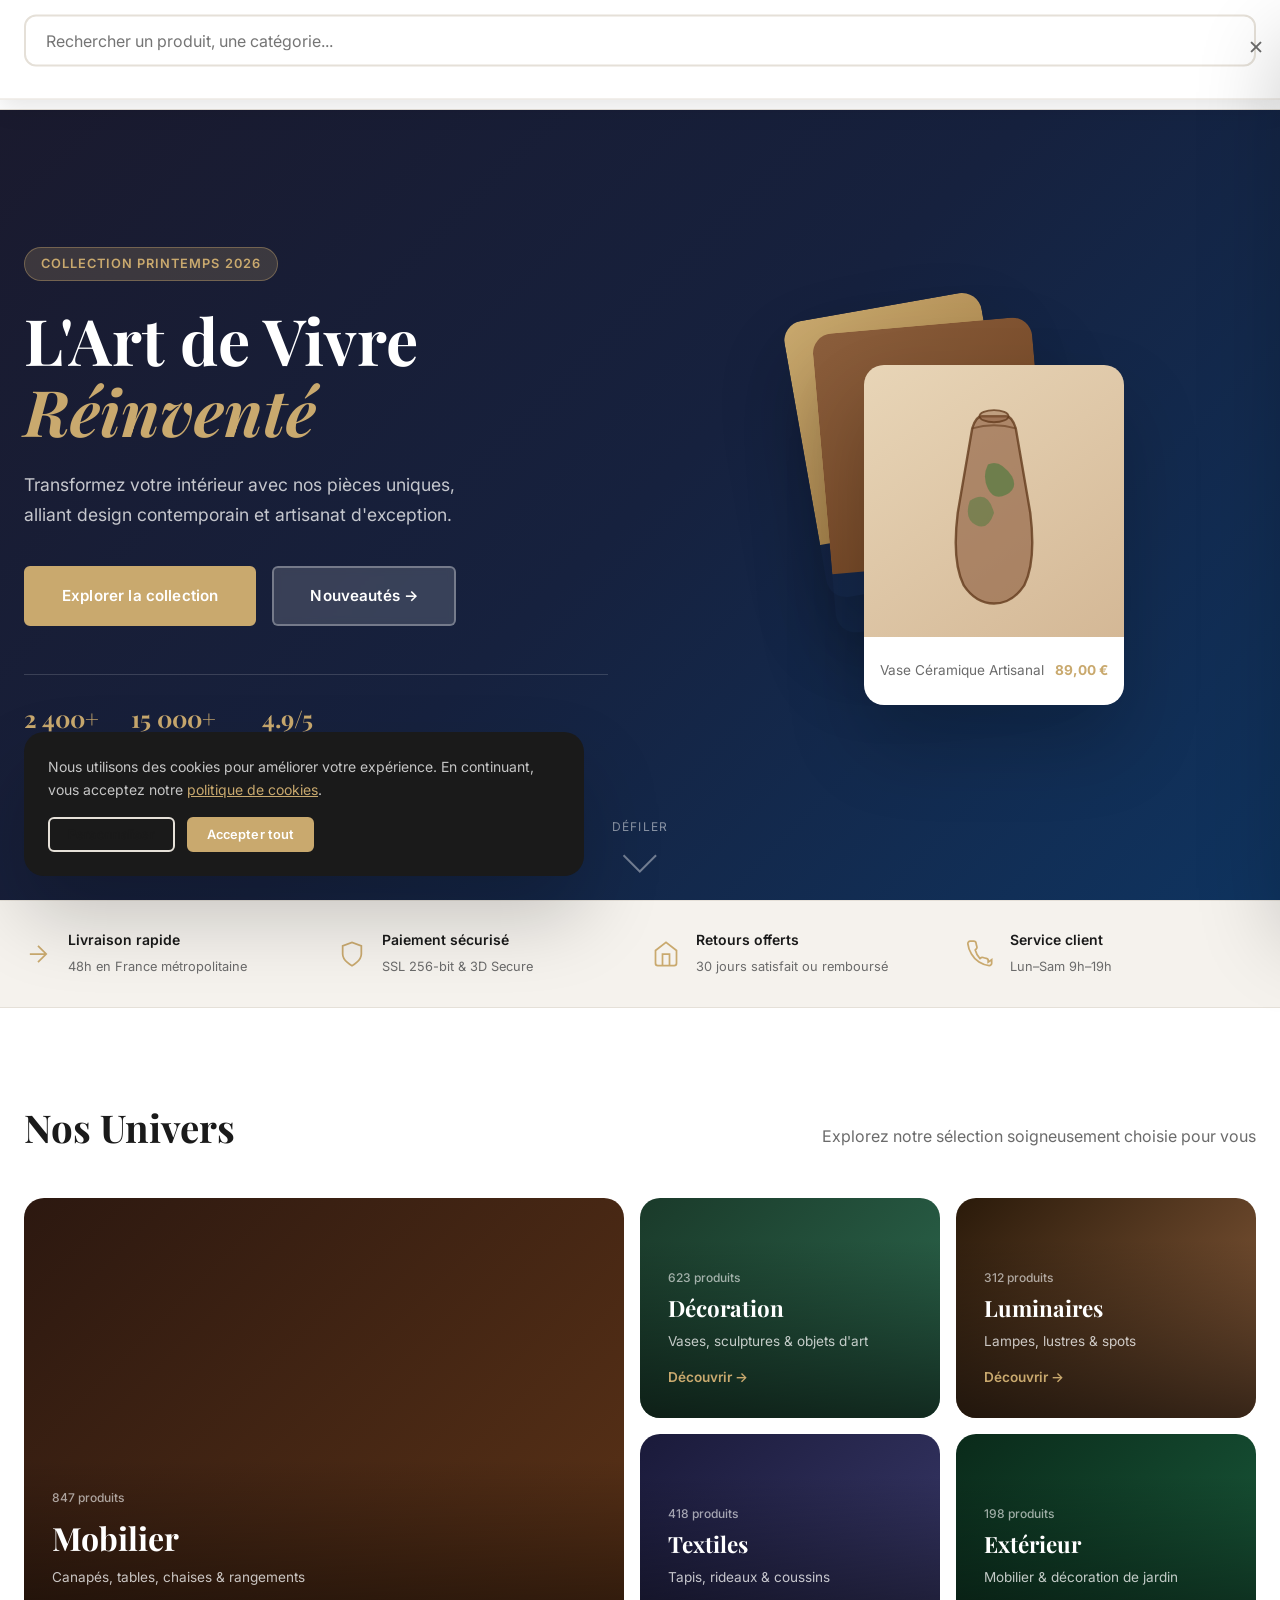
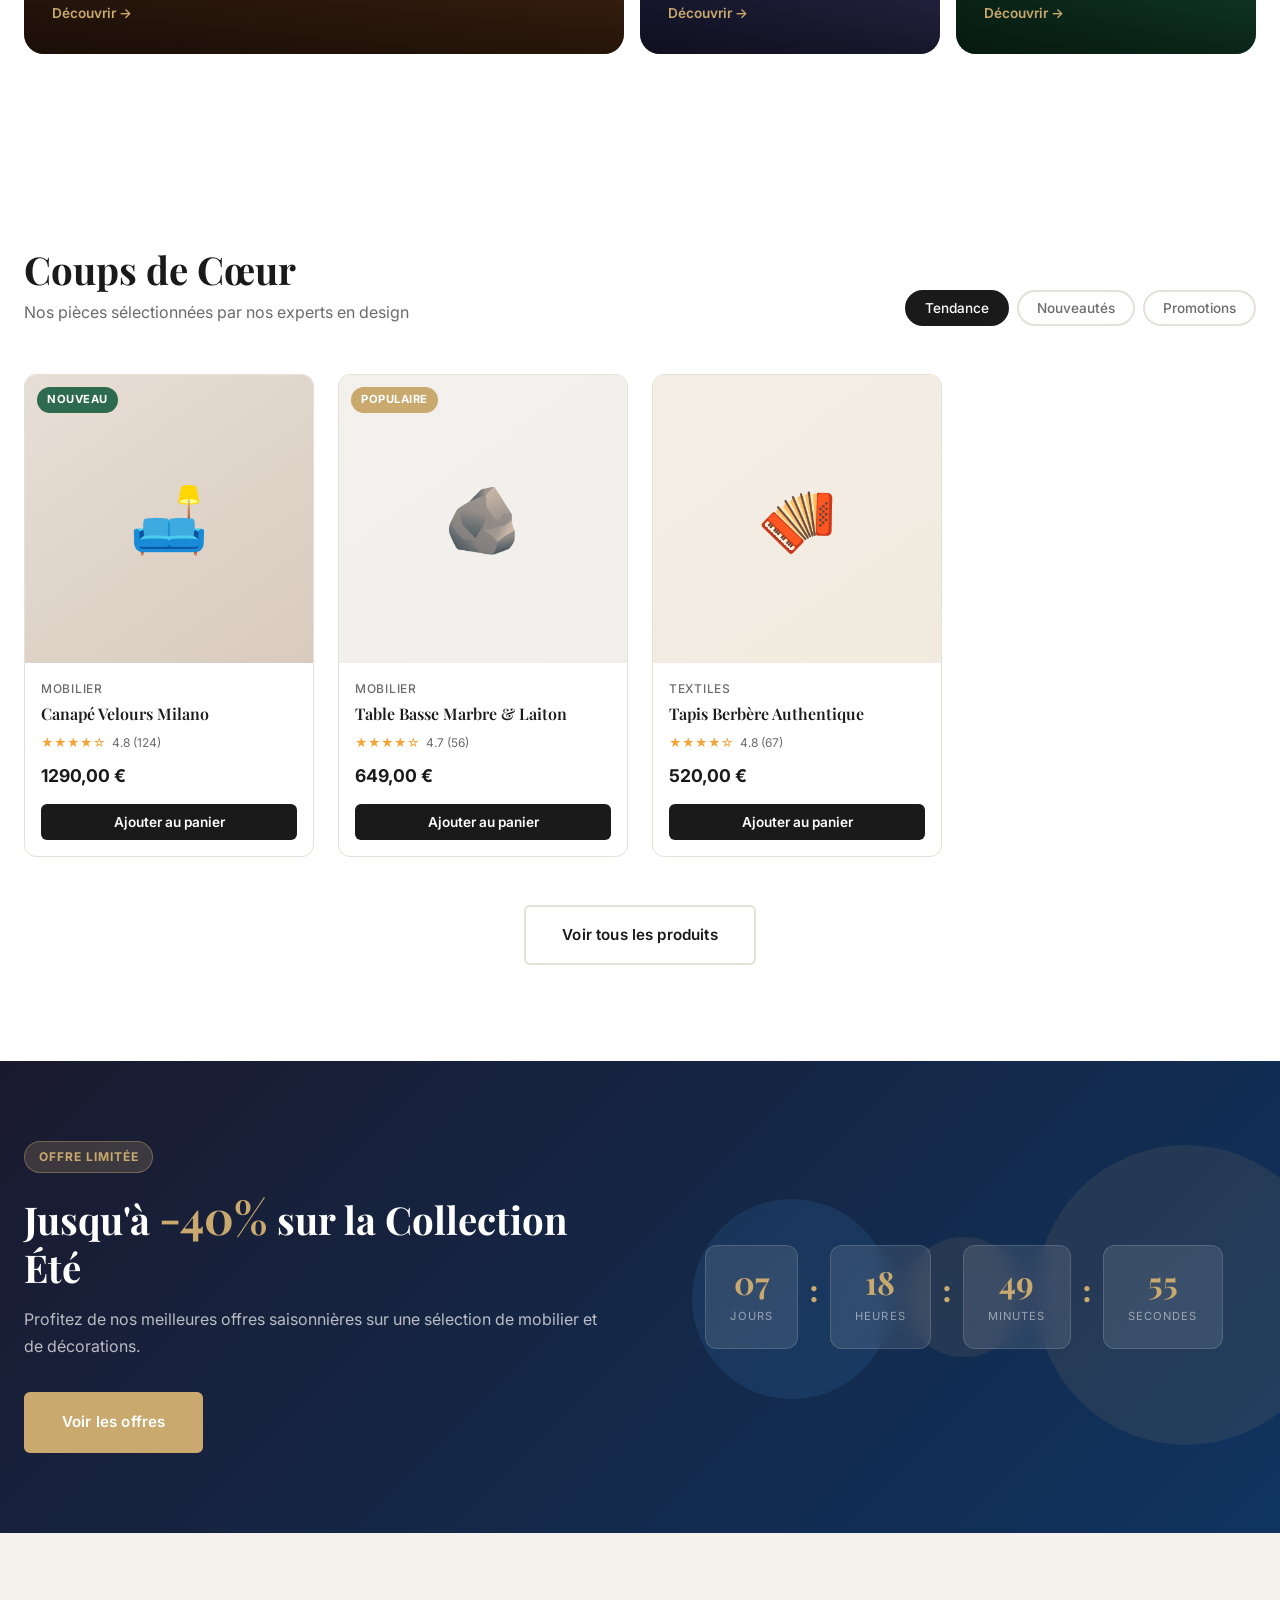
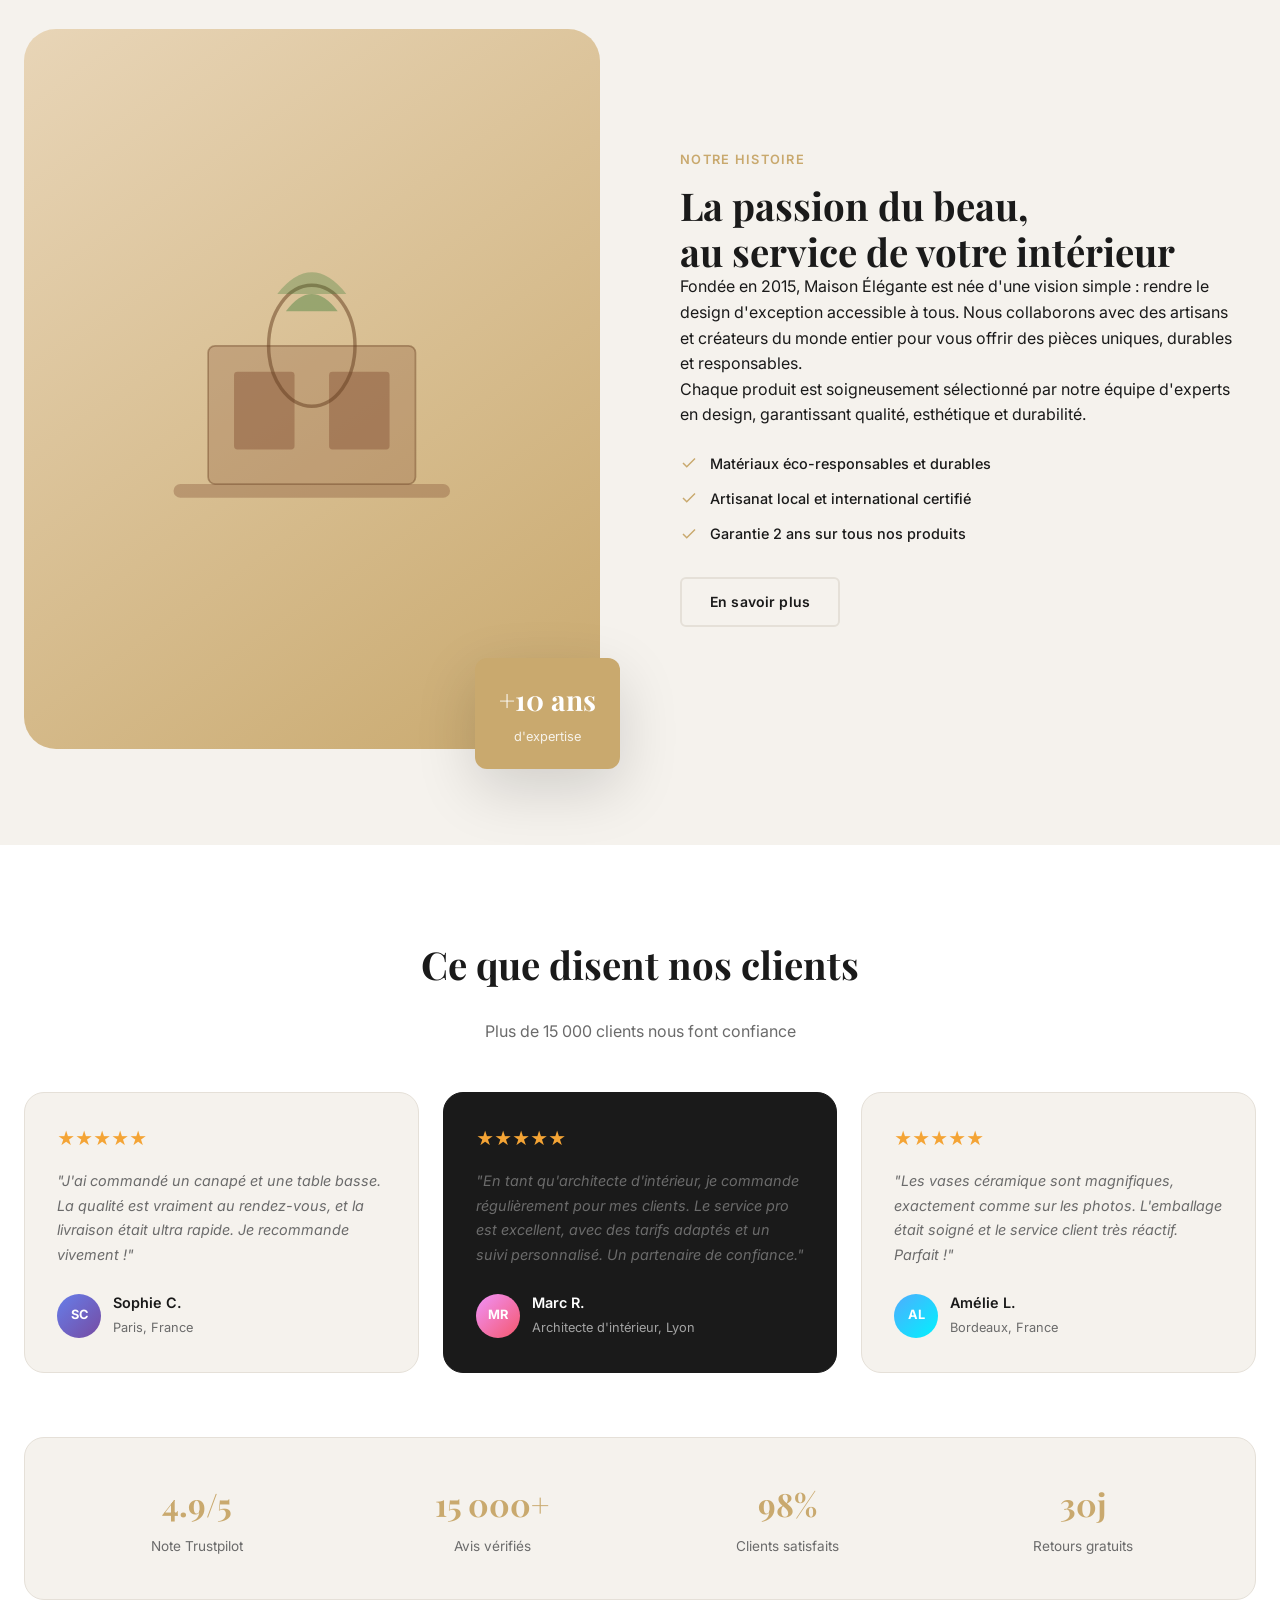
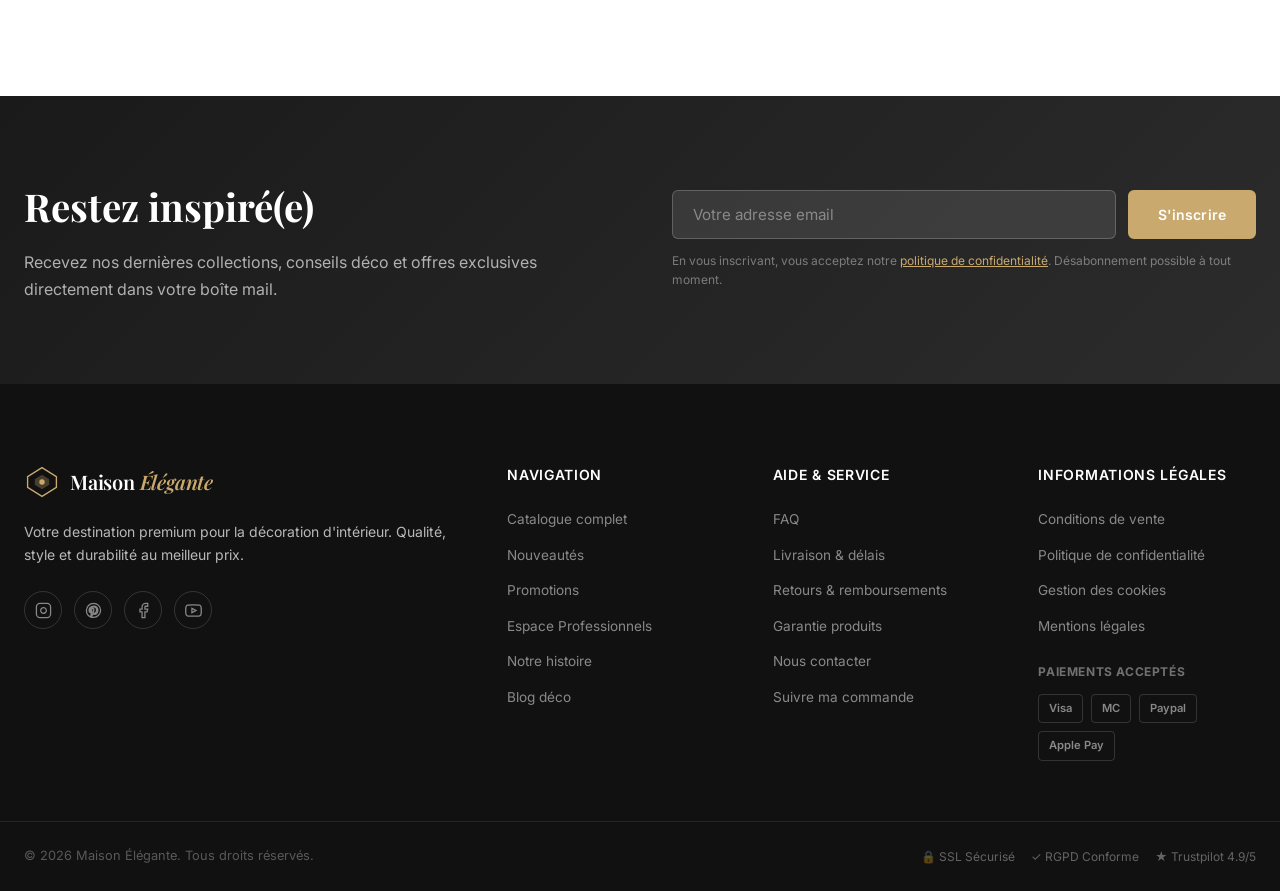
<file: index.html>
<!DOCTYPE html>
<html lang="fr">
<head>
  <meta charset="UTF-8" />
  <meta name="viewport" content="width=device-width, initial-scale=1.0" />
  <meta name="description" content="Maison Élégante - Décoration d'intérieur haut de gamme. Meubles, vases, tables et objets décoratifs pour particuliers et professionnels." />
  <meta name="keywords" content="décoration intérieur, meubles, vases, tables, objets décoratifs, design" />
  <title>Maison Élégante – Décoration d'Intérieur</title>
  <link rel="icon" type="image/svg+xml" href="images/favicon.svg" />
  <link rel="stylesheet" href="css/style.css" />
  <link rel="stylesheet" href="css/components.css" />
  <link rel="preconnect" href="https://fonts.googleapis.com" />
  <link rel="preconnect" href="https://fonts.gstatic.com" crossorigin />
  <link href="https://fonts.googleapis.com/css2?family=Playfair+Display:ital,wght@0,400;0,600;0,700;1,400&family=Inter:wght@300;400;500;600&display=swap" rel="stylesheet" />
</head>
<body>

  <!-- ANNOUNCEMENT BAR -->
  <div class="announcement-bar">
    <p>Livraison gratuite à partir de 150€ · Retours gratuits sous 30 jours · Paiement sécurisé SSL</p>
  </div>

  <!-- HEADER -->
  <header class="site-header" id="site-header">
    <div class="container header-inner">
      <button class="mobile-menu-btn" id="mobileMenuBtn" aria-label="Ouvrir le menu">
        <span></span><span></span><span></span>
      </button>

      <a href="index.html" class="logo">
        <svg class="logo-icon" viewBox="0 0 40 40" fill="none" xmlns="http://www.w3.org/2000/svg">
          <path d="M20 4L36 14V26L20 36L4 26V14L20 4Z" stroke="currentColor" stroke-width="1.5" fill="none"/>
          <path d="M20 12L28 17V23L20 28L12 23V17L20 12Z" fill="currentColor" opacity="0.3"/>
          <circle cx="20" cy="20" r="3" fill="currentColor"/>
        </svg>
        <span class="logo-text">Maison <em>Élégante</em></span>
      </a>

      <nav class="main-nav" id="mainNav">
        <ul class="nav-list">
          <li class="nav-item has-dropdown">
            <a href="pages/catalogue.html" class="nav-link">Catalogue</a>
            <div class="mega-menu">
              <div class="mega-menu-inner container">
                <div class="mega-col">
                  <h4>Mobilier</h4>
                  <ul>
                    <li><a href="pages/catalogue.html?cat=sofas">Canapés & Fauteuils</a></li>
                    <li><a href="pages/catalogue.html?cat=tables">Tables & Bureaux</a></li>
                    <li><a href="pages/catalogue.html?cat=storage">Rangements</a></li>
                    <li><a href="pages/catalogue.html?cat=beds">Chambres</a></li>
                  </ul>
                </div>
                <div class="mega-col">
                  <h4>Décoration</h4>
                  <ul>
                    <li><a href="pages/catalogue.html?cat=vases">Vases & Céramiques</a></li>
                    <li><a href="pages/catalogue.html?cat=art">Art & Tableaux</a></li>
                    <li><a href="pages/catalogue.html?cat=mirrors">Miroirs</a></li>
                    <li><a href="pages/catalogue.html?cat=lighting">Luminaires</a></li>
                  </ul>
                </div>
                <div class="mega-col">
                  <h4>Textiles</h4>
                  <ul>
                    <li><a href="pages/catalogue.html?cat=rugs">Tapis</a></li>
                    <li><a href="pages/catalogue.html?cat=curtains">Rideaux</a></li>
                    <li><a href="pages/catalogue.html?cat=cushions">Coussins</a></li>
                    <li><a href="pages/catalogue.html?cat=bedding">Linge de lit</a></li>
                  </ul>
                </div>
                <div class="mega-col mega-featured">
                  <div class="mega-promo">
                    <span class="badge">Nouveau</span>
                    <h4>Collection Printemps 2026</h4>
                    <p>Découvrez nos nouvelles pièces artisanales</p>
                    <a href="pages/catalogue.html?col=spring2026" class="btn btn-outline btn-sm">Voir la collection</a>
                  </div>
                </div>
              </div>
            </div>
          </li>
          <li class="nav-item"><a href="pages/nouveautes.html" class="nav-link">Nouveautés</a></li>
          <li class="nav-item"><a href="pages/promotions.html" class="nav-link">Promotions</a></li>
          <li class="nav-item"><a href="pages/pro.html" class="nav-link">Espace Pro</a></li>
          <li class="nav-item"><a href="pages/about.html" class="nav-link">Notre histoire</a></li>
        </ul>
      </nav>

      <div class="header-actions">
        <button class="icon-btn search-btn" id="searchBtn" aria-label="Rechercher">
          <svg viewBox="0 0 24 24" fill="none" stroke="currentColor" stroke-width="1.8"><circle cx="11" cy="11" r="7"/><path d="m21 21-4.35-4.35"/></svg>
        </button>
        <a href="pages/compte.html" class="icon-btn" aria-label="Mon compte">
          <svg viewBox="0 0 24 24" fill="none" stroke="currentColor" stroke-width="1.8"><path d="M20 21v-2a4 4 0 0 0-4-4H8a4 4 0 0 0-4 4v2"/><circle cx="12" cy="7" r="4"/></svg>
        </a>
        <a href="pages/wishlist.html" class="icon-btn" aria-label="Liste de souhaits">
          <svg viewBox="0 0 24 24" fill="none" stroke="currentColor" stroke-width="1.8"><path d="M20.84 4.61a5.5 5.5 0 0 0-7.78 0L12 5.67l-1.06-1.06a5.5 5.5 0 0 0-7.78 7.78l1.06 1.06L12 21.23l7.78-7.78 1.06-1.06a5.5 5.5 0 0 0 0-7.78z"/></svg>
        </a>
        <button class="icon-btn cart-btn" id="cartBtn" aria-label="Panier">
          <svg viewBox="0 0 24 24" fill="none" stroke="currentColor" stroke-width="1.8"><path d="M6 2 3 6v14a2 2 0 0 0 2 2h14a2 2 0 0 0 2-2V6l-3-4z"/><line x1="3" y1="6" x2="21" y2="6"/><path d="M16 10a4 4 0 0 1-8 0"/></svg>
          <span class="cart-badge" id="cartCount">0</span>
        </button>
      </div>
    </div>

    <!-- SEARCH PANEL -->
    <div class="search-panel" id="searchPanel">
      <div class="container">
        <input type="search" class="search-input" placeholder="Rechercher un produit, une catégorie..." id="searchInput" />
        <div class="search-suggestions" id="searchSuggestions"></div>
        <button class="search-close" id="searchClose" aria-label="Fermer">✕</button>
      </div>
    </div>
  </header>

  <!-- CART DRAWER -->
  <div class="cart-overlay" id="cartOverlay"></div>
  <aside class="cart-drawer" id="cartDrawer">
    <div class="cart-header">
      <h3>Mon Panier (<span id="cartItemCount">0</span>)</h3>
      <button class="cart-close" id="cartClose" aria-label="Fermer le panier">✕</button>
    </div>
    <div class="cart-items" id="cartItems">
      <div class="cart-empty">
        <svg viewBox="0 0 24 24" fill="none" stroke="currentColor" stroke-width="1.5"><path d="M6 2 3 6v14a2 2 0 0 0 2 2h14a2 2 0 0 0 2-2V6l-3-4z"/><line x1="3" y1="6" x2="21" y2="6"/><path d="M16 10a4 4 0 0 1-8 0"/></svg>
        <p>Votre panier est vide</p>
        <a href="pages/catalogue.html" class="btn btn-primary">Découvrir nos produits</a>
      </div>
    </div>
    <div class="cart-footer" id="cartFooter" style="display:none;">
      <div class="cart-subtotal">
        <span>Sous-total</span>
        <span id="cartTotal">0,00 €</span>
      </div>
      <p class="cart-shipping-note">Livraison gratuite à partir de 150€</p>
      <a href="pages/checkout.html" class="btn btn-primary btn-full">Passer commande</a>
      <a href="pages/panier.html" class="btn btn-outline btn-full">Voir le panier</a>
    </div>
  </aside>

  <main>
    <!-- HERO SECTION -->
    <section class="hero">
      <div class="hero-slider" id="heroSlider">
        <div class="hero-slide active" style="background: linear-gradient(135deg, #1a1a2e 0%, #16213e 50%, #0f3460 100%);">
          <div class="hero-content container">
            <div class="hero-text">
              <span class="hero-tag">Collection Printemps 2026</span>
              <h1 class="hero-title">L'Art de Vivre<br /><em>Réinventé</em></h1>
              <p class="hero-desc">Transformez votre intérieur avec nos pièces uniques, alliant design contemporain et artisanat d'exception.</p>
              <div class="hero-cta">
                <a href="pages/catalogue.html" class="btn btn-primary btn-lg">Explorer la collection</a>
                <a href="pages/nouveautes.html" class="btn btn-ghost btn-lg">Nouveautés →</a>
              </div>
              <div class="hero-stats">
                <div class="stat"><strong>2 400+</strong><span>Produits</span></div>
                <div class="stat"><strong>15 000+</strong><span>Clients satisfaits</span></div>
                <div class="stat"><strong>4.9/5</strong><span>Note moyenne</span></div>
              </div>
            </div>
            <div class="hero-visual">
              <div class="hero-card-stack">
                <div class="product-card-hero card-back">
                  <div class="card-img-placeholder" style="background: linear-gradient(145deg, #c9a96e, #a07840);"></div>
                </div>
                <div class="product-card-hero card-mid">
                  <div class="card-img-placeholder" style="background: linear-gradient(145deg, #8b5e3c, #6b3f1e);"></div>
                </div>
                <div class="product-card-hero card-front">
                  <div class="card-img-placeholder" style="background: linear-gradient(145deg, #e8d5b7, #d4b896);">
                    <div class="vase-illustration">
                      <svg viewBox="0 0 120 180" xmlns="http://www.w3.org/2000/svg">
                        <path d="M50 20 Q45 20 42 30 L30 100 Q25 140 35 160 Q45 175 60 175 Q75 175 85 160 Q95 140 90 100 L78 30 Q75 20 70 20 Z" fill="rgba(139,90,60,0.6)" stroke="rgba(100,60,30,0.8)" stroke-width="2"/>
                        <path d="M42 30 Q60 25 78 30" fill="none" stroke="rgba(100,60,30,0.6)" stroke-width="1.5"/>
                        <ellipse cx="60" cy="20" rx="12" ry="5" fill="rgba(139,90,60,0.4)" stroke="rgba(100,60,30,0.8)" stroke-width="1.5"/>
                        <path d="M55 60 Q65 55 75 70 Q80 80 70 85 Q60 90 55 80 Q50 70 55 60Z" fill="rgba(50,120,50,0.5)"/>
                        <path d="M40 90 Q55 80 60 100 Q55 115 45 110 Q35 105 40 90Z" fill="rgba(50,120,50,0.4)"/>
                      </svg>
                    </div>
                  </div>
                  <div class="hero-card-info">
                    <span>Vase Céramique Artisanal</span>
                    <strong>89,00 €</strong>
                  </div>
                </div>
              </div>
            </div>
          </div>
          <div class="hero-scroll-indicator">
            <span>Défiler</span>
            <div class="scroll-arrow"></div>
          </div>
        </div>
      </div>
    </section>

    <!-- TRUST BADGES -->
    <section class="trust-bar">
      <div class="container trust-grid">
        <div class="trust-item">
          <svg viewBox="0 0 24 24" fill="none" stroke="currentColor" stroke-width="1.5"><path d="M5 12h14M12 5l7 7-7 7"/></svg>
          <div>
            <strong>Livraison rapide</strong>
            <span>48h en France métropolitaine</span>
          </div>
        </div>
        <div class="trust-item">
          <svg viewBox="0 0 24 24" fill="none" stroke="currentColor" stroke-width="1.5"><path d="M12 22s8-4 8-10V5l-8-3-8 3v7c0 6 8 10 8 10z"/></svg>
          <div>
            <strong>Paiement sécurisé</strong>
            <span>SSL 256-bit & 3D Secure</span>
          </div>
        </div>
        <div class="trust-item">
          <svg viewBox="0 0 24 24" fill="none" stroke="currentColor" stroke-width="1.5"><path d="M3 9l9-7 9 7v11a2 2 0 0 1-2 2H5a2 2 0 0 1-2-2z"/><polyline points="9 22 9 12 15 12 15 22"/></svg>
          <div>
            <strong>Retours offerts</strong>
            <span>30 jours satisfait ou remboursé</span>
          </div>
        </div>
        <div class="trust-item">
          <svg viewBox="0 0 24 24" fill="none" stroke="currentColor" stroke-width="1.5"><path d="M22 16.92v3a2 2 0 0 1-2.18 2 19.79 19.79 0 0 1-8.63-3.07A19.5 19.5 0 0 1 4.69 12 19.79 19.79 0 0 1 1.61 3.35 2 2 0 0 1 3.6 1h3a2 2 0 0 1 2 1.72c.127.96.361 1.903.7 2.81a2 2 0 0 1-.45 2.11L7.91 8.6A16 16 0 0 0 12 15.91l.5-.48a2 2 0 0 1 2.11-.45 12.84 12.84 0 0 0 2.81.7A2 2 0 0 1 19 18v1l3-2.08z"/></svg>
          <div>
            <strong>Service client</strong>
            <span>Lun–Sam 9h–19h</span>
          </div>
        </div>
      </div>
    </section>

    <!-- CATEGORIES -->
    <section class="section categories-section">
      <div class="container">
        <div class="section-header">
          <h2 class="section-title">Nos Univers</h2>
          <p class="section-subtitle">Explorez notre sélection soigneusement choisie pour vous</p>
        </div>
        <div class="categories-grid">
          <a href="pages/catalogue.html?cat=furniture" class="category-card category-large">
            <div class="category-bg" style="background: linear-gradient(135deg, #2c1810 0%, #5c3317 100%);"></div>
            <div class="category-content">
              <span class="category-count">847 produits</span>
              <h3>Mobilier</h3>
              <p>Canapés, tables, chaises & rangements</p>
              <span class="category-link">Découvrir →</span>
            </div>
          </a>
          <a href="pages/catalogue.html?cat=decoration" class="category-card">
            <div class="category-bg" style="background: linear-gradient(135deg, #1a3a2a 0%, #2d6a4f 100%);"></div>
            <div class="category-content">
              <span class="category-count">623 produits</span>
              <h3>Décoration</h3>
              <p>Vases, sculptures & objets d'art</p>
              <span class="category-link">Découvrir →</span>
            </div>
          </a>
          <a href="pages/catalogue.html?cat=lighting" class="category-card">
            <div class="category-bg" style="background: linear-gradient(135deg, #2a1a0a 0%, #8b5e3c 100%);"></div>
            <div class="category-content">
              <span class="category-count">312 produits</span>
              <h3>Luminaires</h3>
              <p>Lampes, lustres & spots</p>
              <span class="category-link">Découvrir →</span>
            </div>
          </a>
          <a href="pages/catalogue.html?cat=textiles" class="category-card">
            <div class="category-bg" style="background: linear-gradient(135deg, #1a1a3a 0%, #3a3a6b 100%);"></div>
            <div class="category-content">
              <span class="category-count">418 produits</span>
              <h3>Textiles</h3>
              <p>Tapis, rideaux & coussins</p>
              <span class="category-link">Découvrir →</span>
            </div>
          </a>
          <a href="pages/catalogue.html?cat=outdoor" class="category-card">
            <div class="category-bg" style="background: linear-gradient(135deg, #0a2a1a 0%, #1a5c3c 100%);"></div>
            <div class="category-content">
              <span class="category-count">198 produits</span>
              <h3>Extérieur</h3>
              <p>Mobilier & décoration de jardin</p>
              <span class="category-link">Découvrir →</span>
            </div>
          </a>
        </div>
      </div>
    </section>

    <!-- FEATURED PRODUCTS -->
    <section class="section featured-section">
      <div class="container">
        <div class="section-header">
          <div>
            <h2 class="section-title">Coups de Cœur</h2>
            <p class="section-subtitle">Nos pièces sélectionnées par nos experts en design</p>
          </div>
          <div class="section-nav">
            <button class="tab-btn active" data-tab="tendance">Tendance</button>
            <button class="tab-btn" data-tab="nouveaute">Nouveautés</button>
            <button class="tab-btn" data-tab="promo">Promotions</button>
          </div>
        </div>
        <div class="products-grid" id="productsGrid">
          <!-- Products injected by JS -->
        </div>
        <div class="section-cta">
          <a href="pages/catalogue.html" class="btn btn-outline btn-lg">Voir tous les produits</a>
        </div>
      </div>
    </section>

    <!-- PROMO BANNER -->
    <section class="promo-banner">
      <div class="container promo-inner">
        <div class="promo-text">
          <span class="promo-tag">Offre Limitée</span>
          <h2>Jusqu'à <strong>-40%</strong> sur la Collection Été</h2>
          <p>Profitez de nos meilleures offres saisonnières sur une sélection de mobilier et de décorations.</p>
          <a href="pages/promotions.html" class="btn btn-primary btn-lg">Voir les offres</a>
        </div>
        <div class="promo-visual">
          <div class="promo-shapes">
            <div class="shape shape-1"></div>
            <div class="shape shape-2"></div>
            <div class="shape shape-3"></div>
          </div>
          <div class="countdown" id="countdown">
            <div class="countdown-item"><span id="cdDays">00</span><label>Jours</label></div>
            <div class="countdown-sep">:</div>
            <div class="countdown-item"><span id="cdHours">00</span><label>Heures</label></div>
            <div class="countdown-sep">:</div>
            <div class="countdown-item"><span id="cdMinutes">00</span><label>Minutes</label></div>
            <div class="countdown-sep">:</div>
            <div class="countdown-item"><span id="cdSeconds">00</span><label>Secondes</label></div>
          </div>
        </div>
      </div>
    </section>

    <!-- BRAND STORY -->
    <section class="section story-section">
      <div class="container story-inner">
        <div class="story-visual">
          <div class="story-img-main">
            <div class="story-placeholder" style="background: linear-gradient(145deg, #e8d5b7, #c9a96e);">
              <svg viewBox="0 0 200 250" xmlns="http://www.w3.org/2000/svg" class="story-svg">
                <rect x="20" y="180" width="160" height="8" rx="4" fill="rgba(139,90,60,0.4)"/>
                <rect x="40" y="100" width="120" height="80" rx="4" fill="rgba(139,90,60,0.3)" stroke="rgba(100,60,30,0.4)" stroke-width="1"/>
                <rect x="55" y="115" width="35" height="45" rx="2" fill="rgba(139,90,60,0.5)"/>
                <rect x="110" y="115" width="35" height="45" rx="2" fill="rgba(139,90,60,0.5)"/>
                <ellipse cx="100" cy="100" rx="25" ry="35" fill="none" stroke="rgba(100,60,30,0.5)" stroke-width="2"/>
                <path d="M85 80 Q100 60 115 80" fill="rgba(50,120,50,0.4)"/>
                <path d="M80 70 Q100 45 120 70" fill="rgba(50,120,50,0.3)"/>
              </svg>
            </div>
          </div>
          <div class="story-img-badge">
            <strong>+10 ans</strong>
            <span>d'expertise</span>
          </div>
        </div>
        <div class="story-content">
          <span class="section-tag">Notre histoire</span>
          <h2 class="section-title">La passion du beau,<br />au service de votre intérieur</h2>
          <p>Fondée en 2015, Maison Élégante est née d'une vision simple : rendre le design d'exception accessible à tous. Nous collaborons avec des artisans et créateurs du monde entier pour vous offrir des pièces uniques, durables et responsables.</p>
          <p>Chaque produit est soigneusement sélectionné par notre équipe d'experts en design, garantissant qualité, esthétique et durabilité.</p>
          <ul class="story-values">
            <li>
              <svg viewBox="0 0 24 24" fill="none" stroke="currentColor" stroke-width="2"><polyline points="20 6 9 17 4 12"/></svg>
              Matériaux éco-responsables et durables
            </li>
            <li>
              <svg viewBox="0 0 24 24" fill="none" stroke="currentColor" stroke-width="2"><polyline points="20 6 9 17 4 12"/></svg>
              Artisanat local et international certifié
            </li>
            <li>
              <svg viewBox="0 0 24 24" fill="none" stroke="currentColor" stroke-width="2"><polyline points="20 6 9 17 4 12"/></svg>
              Garantie 2 ans sur tous nos produits
            </li>
          </ul>
          <a href="pages/about.html" class="btn btn-outline">En savoir plus</a>
        </div>
      </div>
    </section>

    <!-- TESTIMONIALS -->
    <section class="section testimonials-section">
      <div class="container">
        <div class="section-header centered">
          <h2 class="section-title">Ce que disent nos clients</h2>
          <p class="section-subtitle">Plus de 15 000 clients nous font confiance</p>
        </div>
        <div class="testimonials-grid">
          <div class="testimonial-card">
            <div class="stars">★★★★★</div>
            <p>"J'ai commandé un canapé et une table basse. La qualité est vraiment au rendez-vous, et la livraison était ultra rapide. Je recommande vivement !"</p>
            <div class="testimonial-author">
              <div class="author-avatar" style="background: linear-gradient(135deg, #667eea, #764ba2);">SC</div>
              <div>
                <strong>Sophie C.</strong>
                <span>Paris, France</span>
              </div>
            </div>
          </div>
          <div class="testimonial-card featured-testimonial">
            <div class="stars">★★★★★</div>
            <p>"En tant qu'architecte d'intérieur, je commande régulièrement pour mes clients. Le service pro est excellent, avec des tarifs adaptés et un suivi personnalisé. Un partenaire de confiance."</p>
            <div class="testimonial-author">
              <div class="author-avatar" style="background: linear-gradient(135deg, #f093fb, #f5576c);">MR</div>
              <div>
                <strong>Marc R.</strong>
                <span>Architecte d'intérieur, Lyon</span>
              </div>
            </div>
          </div>
          <div class="testimonial-card">
            <div class="stars">★★★★★</div>
            <p>"Les vases céramique sont magnifiques, exactement comme sur les photos. L'emballage était soigné et le service client très réactif. Parfait !"</p>
            <div class="testimonial-author">
              <div class="author-avatar" style="background: linear-gradient(135deg, #4facfe, #00f2fe);">AL</div>
              <div>
                <strong>Amélie L.</strong>
                <span>Bordeaux, France</span>
              </div>
            </div>
          </div>
        </div>
        <div class="trust-stats">
          <div class="trust-stat">
            <strong>4.9/5</strong>
            <span>Note Trustpilot</span>
          </div>
          <div class="trust-stat">
            <strong>15 000+</strong>
            <span>Avis vérifiés</span>
          </div>
          <div class="trust-stat">
            <strong>98%</strong>
            <span>Clients satisfaits</span>
          </div>
          <div class="trust-stat">
            <strong>30j</strong>
            <span>Retours gratuits</span>
          </div>
        </div>
      </div>
    </section>

    <!-- NEWSLETTER -->
    <section class="newsletter-section">
      <div class="container newsletter-inner">
        <div class="newsletter-text">
          <h2>Restez inspiré(e)</h2>
          <p>Recevez nos dernières collections, conseils déco et offres exclusives directement dans votre boîte mail.</p>
        </div>
        <form class="newsletter-form" id="newsletterForm" novalidate>
          <div class="newsletter-input-group">
            <input type="email" placeholder="Votre adresse email" id="newsletterEmail" required />
            <button type="submit" class="btn btn-primary">S'inscrire</button>
          </div>
          <p class="newsletter-consent">En vous inscrivant, vous acceptez notre <a href="pages/confidentialite.html">politique de confidentialité</a>. Désabonnement possible à tout moment.</p>
          <div class="newsletter-success" id="newsletterSuccess" style="display:none;">
            <svg viewBox="0 0 24 24" fill="none" stroke="currentColor" stroke-width="2"><polyline points="20 6 9 17 4 12"/></svg>
            Merci ! Vous êtes maintenant inscrit(e) à notre newsletter.
          </div>
        </form>
      </div>
    </section>
  </main>

  <!-- FOOTER -->
  <footer class="site-footer">
    <div class="container footer-grid">
      <div class="footer-brand">
        <a href="index.html" class="logo footer-logo">
          <svg class="logo-icon" viewBox="0 0 40 40" fill="none" xmlns="http://www.w3.org/2000/svg">
            <path d="M20 4L36 14V26L20 36L4 26V14L20 4Z" stroke="currentColor" stroke-width="1.5" fill="none"/>
            <path d="M20 12L28 17V23L20 28L12 23V17L20 12Z" fill="currentColor" opacity="0.3"/>
            <circle cx="20" cy="20" r="3" fill="currentColor"/>
          </svg>
          <span class="logo-text">Maison <em>Élégante</em></span>
        </a>
        <p>Votre destination premium pour la décoration d'intérieur. Qualité, style et durabilité au meilleur prix.</p>
        <div class="social-links">
          <a href="#" aria-label="Instagram" class="social-link">
            <svg viewBox="0 0 24 24" fill="none" stroke="currentColor" stroke-width="1.8"><rect x="2" y="2" width="20" height="20" rx="5" ry="5"/><path d="M16 11.37A4 4 0 1 1 12.63 8 4 4 0 0 1 16 11.37z"/><line x1="17.5" y1="6.5" x2="17.51" y2="6.5"/></svg>
          </a>
          <a href="#" aria-label="Pinterest" class="social-link">
            <svg viewBox="0 0 24 24" fill="none" stroke="currentColor" stroke-width="1.8"><path d="M12 2C6.48 2 2 6.48 2 12c0 4.24 2.65 7.86 6.39 9.29-.09-.78-.17-1.98.04-2.83.18-.77 1.24-5.24 1.24-5.24s-.32-.63-.32-1.57c0-1.47.85-2.57 1.91-2.57.9 0 1.34.67 1.34 1.48 0 .9-.58 2.26-.87 3.52-.25 1.05.52 1.9 1.55 1.9 1.86 0 3.11-2.39 3.11-5.22 0-2.15-1.45-3.77-4.08-3.77-2.98 0-4.83 2.22-4.83 4.7 0 .85.25 1.45.64 1.91.18.21.2.29.14.53-.05.17-.15.58-.19.74-.06.24-.25.33-.45.24-1.27-.52-1.86-1.92-1.86-3.5 0-2.6 2.2-5.75 6.55-5.75 3.51 0 5.83 2.54 5.83 5.27 0 3.61-2 6.32-4.94 6.32-.99 0-1.92-.53-2.24-1.14l-.61 2.34c-.22.85-.82 1.91-1.22 2.56.92.28 1.9.43 2.91.43 5.52 0 10-4.48 10-10S17.52 2 12 2z"/></svg>
          </a>
          <a href="#" aria-label="Facebook" class="social-link">
            <svg viewBox="0 0 24 24" fill="none" stroke="currentColor" stroke-width="1.8"><path d="M18 2h-3a5 5 0 0 0-5 5v3H7v4h3v8h4v-8h3l1-4h-4V7a1 1 0 0 1 1-1h3z"/></svg>
          </a>
          <a href="#" aria-label="YouTube" class="social-link">
            <svg viewBox="0 0 24 24" fill="none" stroke="currentColor" stroke-width="1.8"><path d="M22.54 6.42a2.78 2.78 0 0 0-1.95-1.96C18.88 4 12 4 12 4s-6.88 0-8.59.46a2.78 2.78 0 0 0-1.95 1.96A29 29 0 0 0 1 12a29 29 0 0 0 .46 5.58A2.78 2.78 0 0 0 3.41 19.6C5.12 20 12 20 12 20s6.88 0 8.59-.46a2.78 2.78 0 0 0 1.95-1.95A29 29 0 0 0 23 12a29 29 0 0 0-.46-5.58z"/><polygon points="9.75 15.02 15.5 12 9.75 8.98 9.75 15.02"/></svg>
          </a>
        </div>
      </div>

      <div class="footer-col">
        <h4>Navigation</h4>
        <ul>
          <li><a href="pages/catalogue.html">Catalogue complet</a></li>
          <li><a href="pages/nouveautes.html">Nouveautés</a></li>
          <li><a href="pages/promotions.html">Promotions</a></li>
          <li><a href="pages/pro.html">Espace Professionnels</a></li>
          <li><a href="pages/about.html">Notre histoire</a></li>
          <li><a href="pages/blog.html">Blog déco</a></li>
        </ul>
      </div>

      <div class="footer-col">
        <h4>Aide & Service</h4>
        <ul>
          <li><a href="pages/faq.html">FAQ</a></li>
          <li><a href="pages/livraison.html">Livraison & délais</a></li>
          <li><a href="pages/retours.html">Retours & remboursements</a></li>
          <li><a href="pages/garantie.html">Garantie produits</a></li>
          <li><a href="pages/contact.html">Nous contacter</a></li>
          <li><a href="pages/suivi-commande.html">Suivre ma commande</a></li>
        </ul>
      </div>

      <div class="footer-col">
        <h4>Informations légales</h4>
        <ul>
          <li><a href="pages/cgv.html">Conditions de vente</a></li>
          <li><a href="pages/confidentialite.html">Politique de confidentialité</a></li>
          <li><a href="pages/cookies.html">Gestion des cookies</a></li>
          <li><a href="pages/mentions-legales.html">Mentions légales</a></li>
        </ul>
        <div class="payment-methods">
          <h5>Paiements acceptés</h5>
          <div class="payment-icons">
            <span class="payment-icon">Visa</span>
            <span class="payment-icon">MC</span>
            <span class="payment-icon">Paypal</span>
            <span class="payment-icon">Apple Pay</span>
          </div>
        </div>
      </div>
    </div>

    <div class="footer-bottom">
      <div class="container footer-bottom-inner">
        <p>© 2026 Maison Élégante. Tous droits réservés.</p>
        <div class="footer-certifications">
          <span class="cert-badge">🔒 SSL Sécurisé</span>
          <span class="cert-badge">✓ RGPD Conforme</span>
          <span class="cert-badge">★ Trustpilot 4.9/5</span>
        </div>
      </div>
    </div>
  </footer>

  <!-- COOKIE BANNER -->
  <div class="cookie-banner" id="cookieBanner">
    <div class="cookie-content">
      <p>Nous utilisons des cookies pour améliorer votre expérience. En continuant, vous acceptez notre <a href="pages/cookies.html">politique de cookies</a>.</p>
      <div class="cookie-actions">
        <button class="btn btn-outline btn-sm" id="cookieCustomize">Personnaliser</button>
        <button class="btn btn-primary btn-sm" id="cookieAccept">Accepter tout</button>
      </div>
    </div>
  </div>

  <!-- BACK TO TOP -->
  <button class="back-to-top" id="backToTop" aria-label="Retour en haut">
    <svg viewBox="0 0 24 24" fill="none" stroke="currentColor" stroke-width="2"><polyline points="18 15 12 9 6 15"/></svg>
  </button>

  <script src="js/products.js"></script>
  <script src="js/cart.js"></script>
  <script src="js/app.js"></script>
</body>
</html>
</file>
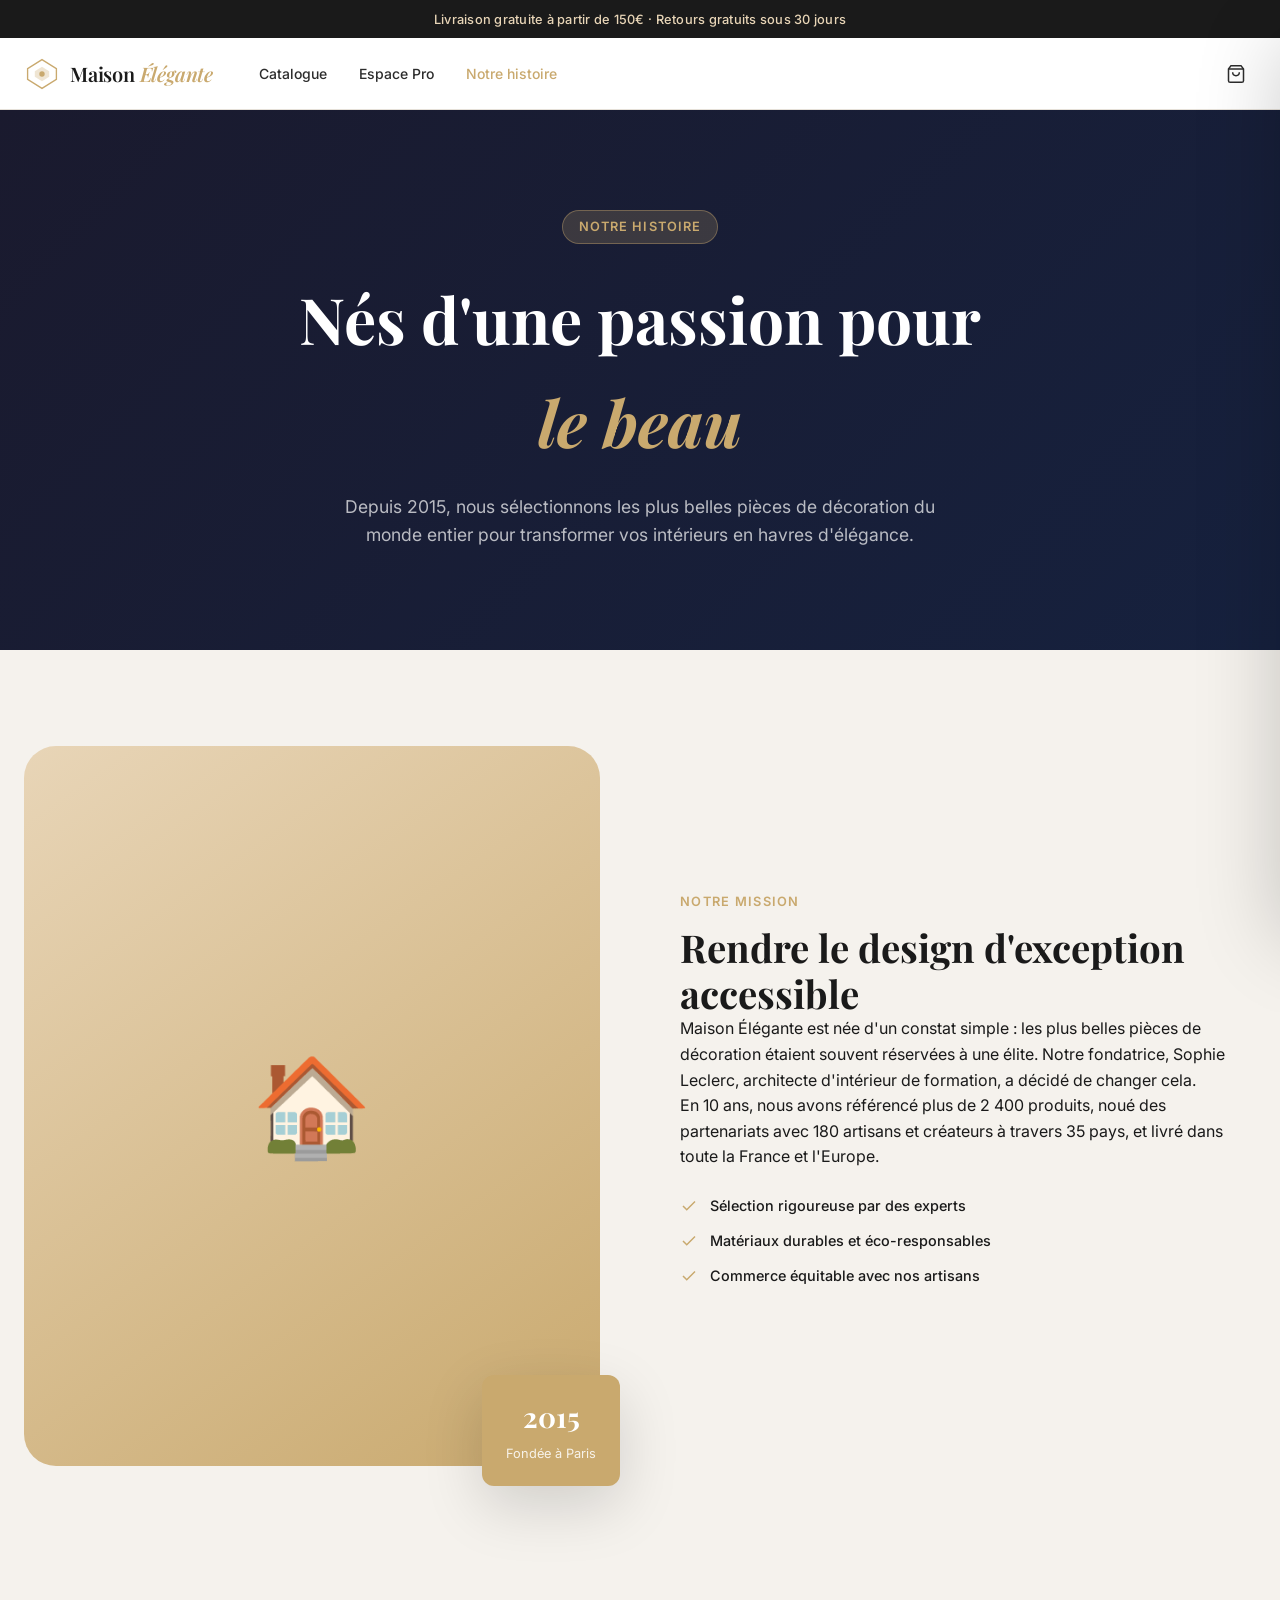
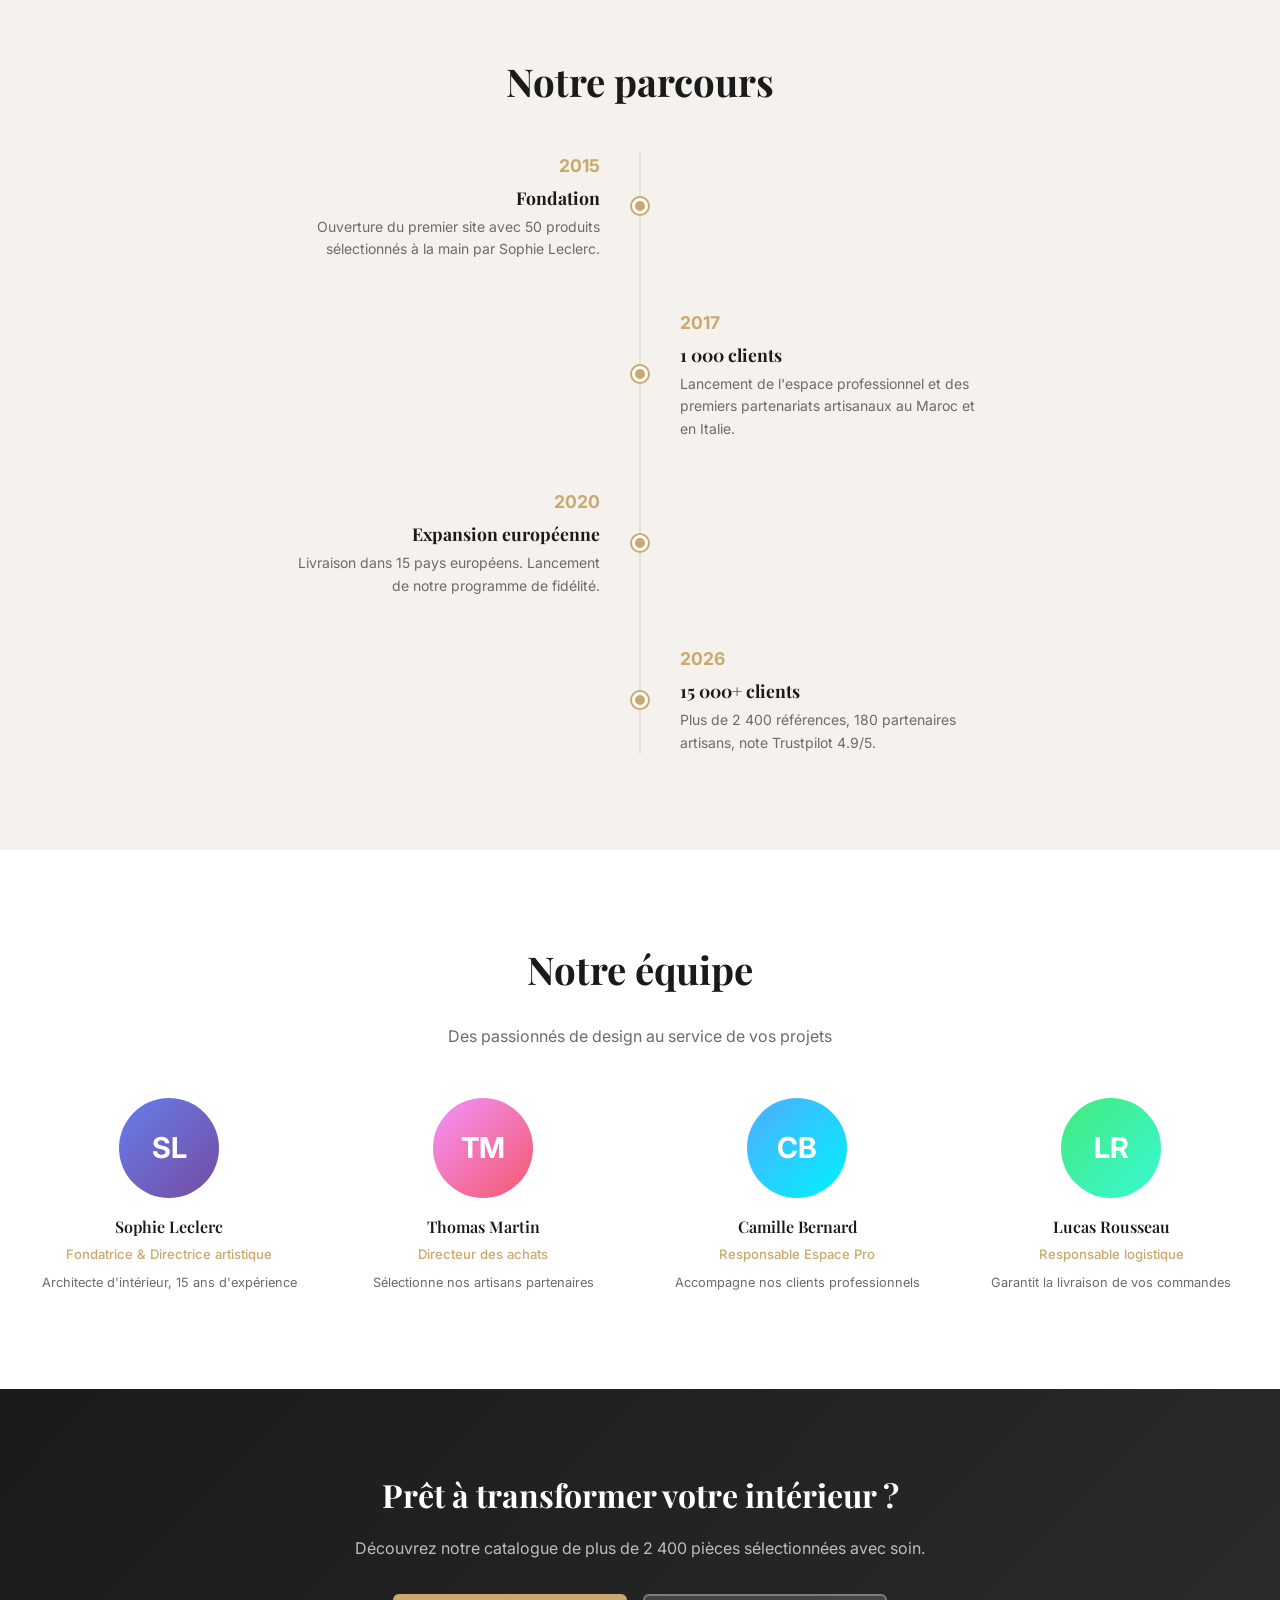
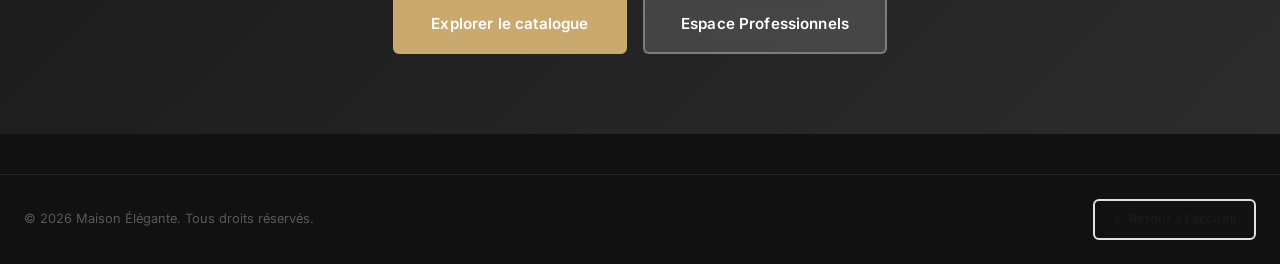
<file: pages/about.html>
<!DOCTYPE html>
<html lang="fr">
<head>
  <meta charset="UTF-8" />
  <meta name="viewport" content="width=device-width, initial-scale=1.0" />
  <title>Notre Histoire – Maison Élégante</title>
  <link rel="stylesheet" href="../css/style.css" />
  <link rel="stylesheet" href="../css/components.css" />
  <link href="https://fonts.googleapis.com/css2?family=Playfair+Display:ital,wght@0,400;0,600;0,700;1,400&family=Inter:wght@300;400;500;600&display=swap" rel="stylesheet" />
</head>
<body>
  <div class="announcement-bar"><p>Livraison gratuite à partir de 150€ · Retours gratuits sous 30 jours</p></div>

  <header class="site-header" id="site-header">
    <div class="container header-inner">
      <a href="../index.html" class="logo">
        <svg class="logo-icon" viewBox="0 0 40 40" fill="none"><path d="M20 4L36 14V26L20 36L4 26V14L20 4Z" stroke="currentColor" stroke-width="1.5" fill="none"/><path d="M20 12L28 17V23L20 28L12 23V17L20 12Z" fill="currentColor" opacity="0.3"/><circle cx="20" cy="20" r="3" fill="currentColor"/></svg>
        <span class="logo-text">Maison <em>Élégante</em></span>
      </a>
      <nav class="main-nav" id="mainNav">
        <ul class="nav-list">
          <li class="nav-item"><a href="catalogue.html" class="nav-link">Catalogue</a></li>
          <li class="nav-item"><a href="pro.html" class="nav-link">Espace Pro</a></li>
          <li class="nav-item"><a href="about.html" class="nav-link" style="color:var(--color-primary)">Notre histoire</a></li>
        </ul>
      </nav>
      <div class="header-actions">
        <button class="icon-btn cart-btn" id="cartBtn">
          <svg viewBox="0 0 24 24" fill="none" stroke="currentColor" stroke-width="1.8"><path d="M6 2 3 6v14a2 2 0 0 0 2 2h14a2 2 0 0 0 2-2V6l-3-4z"/><line x1="3" y1="6" x2="21" y2="6"/><path d="M16 10a4 4 0 0 1-8 0"/></svg>
          <span class="cart-badge" id="cartCount">0</span>
        </button>
      </div>
    </div>
  </header>

  <div class="cart-overlay" id="cartOverlay"></div>
  <aside class="cart-drawer" id="cartDrawer">
    <div class="cart-header"><h3>Mon Panier (<span id="cartItemCount">0</span>)</h3><button class="cart-close" id="cartClose">✕</button></div>
    <div class="cart-items" id="cartItems"></div>
    <div class="cart-footer" id="cartFooter" style="display:none;"><div class="cart-subtotal"><span>Sous-total</span><span id="cartTotal">0,00 €</span></div><a href="checkout.html" class="btn btn-primary btn-full">Passer commande</a></div>
  </aside>

  <main>
    <!-- HERO -->
    <section style="background:linear-gradient(135deg, #1a1a2e 0%, #16213e 100%); padding: 100px 0; text-align:center; color:white;">
      <div class="container">
        <span class="hero-tag">Notre histoire</span>
        <h1 style="font-family:var(--font-display);font-size:clamp(2rem,5vw,4rem);margin-bottom:20px;font-weight:700;">
          Nés d'une passion pour<br/><em style="color:var(--color-primary);">le beau</em>
        </h1>
        <p style="color:rgba(255,255,255,.7);font-size:1.1rem;max-width:600px;margin:0 auto;">
          Depuis 2015, nous sélectionnons les plus belles pièces de décoration du monde entier pour transformer vos intérieurs en havres d'élégance.
        </p>
      </div>
    </section>

    <!-- MISSION -->
    <section class="section story-section">
      <div class="container story-inner">
        <div class="story-visual">
          <div class="story-img-main">
            <div class="story-placeholder" style="background:linear-gradient(145deg,#e8d5b7,#c9a96e); font-size:6rem; display:flex; align-items:center; justify-content:center;">🏠</div>
          </div>
          <div class="story-img-badge"><strong>2015</strong><span>Fondée à Paris</span></div>
        </div>
        <div class="story-content">
          <span class="section-tag">Notre mission</span>
          <h2 class="section-title">Rendre le design d'exception accessible</h2>
          <p>Maison Élégante est née d'un constat simple : les plus belles pièces de décoration étaient souvent réservées à une élite. Notre fondatrice, Sophie Leclerc, architecte d'intérieur de formation, a décidé de changer cela.</p>
          <p>En 10 ans, nous avons référencé plus de 2 400 produits, noué des partenariats avec 180 artisans et créateurs à travers 35 pays, et livré dans toute la France et l'Europe.</p>
          <ul class="story-values">
            <li><svg viewBox="0 0 24 24" fill="none" stroke="currentColor" stroke-width="2"><polyline points="20 6 9 17 4 12"/></svg> Sélection rigoureuse par des experts</li>
            <li><svg viewBox="0 0 24 24" fill="none" stroke="currentColor" stroke-width="2"><polyline points="20 6 9 17 4 12"/></svg> Matériaux durables et éco-responsables</li>
            <li><svg viewBox="0 0 24 24" fill="none" stroke="currentColor" stroke-width="2"><polyline points="20 6 9 17 4 12"/></svg> Commerce équitable avec nos artisans</li>
          </ul>
        </div>
      </div>
    </section>

    <!-- TIMELINE -->
    <section class="section" style="background:var(--color-light);">
      <div class="container">
        <div class="section-header centered">
          <h2 class="section-title">Notre parcours</h2>
        </div>
        <div style="max-width:700px;margin:0 auto;position:relative;">
          <div style="position:absolute;left:50%;top:0;bottom:0;width:2px;background:var(--color-border);transform:translateX(-50%);"></div>
          <div style="display:flex;flex-direction:column;gap:48px;">
            <div style="display:flex;gap:32px;align-items:center;justify-content:flex-end;">
              <div style="text-align:right;flex:1;">
                <strong style="color:var(--color-primary);font-size:1.1rem;">2015</strong>
                <h3 style="font-family:var(--font-display);font-size:1.1rem;margin:4px 0;">Fondation</h3>
                <p style="font-size:.875rem;color:var(--color-medium);">Ouverture du premier site avec 50 produits sélectionnés à la main par Sophie Leclerc.</p>
              </div>
              <div style="width:16px;height:16px;background:var(--color-primary);border-radius:50%;flex-shrink:0;z-index:1;border:3px solid white;box-shadow:0 0 0 2px var(--color-primary);"></div>
              <div style="flex:1;"></div>
            </div>
            <div style="display:flex;gap:32px;align-items:center;">
              <div style="flex:1;"></div>
              <div style="width:16px;height:16px;background:var(--color-primary);border-radius:50%;flex-shrink:0;z-index:1;border:3px solid white;box-shadow:0 0 0 2px var(--color-primary);"></div>
              <div style="flex:1;">
                <strong style="color:var(--color-primary);font-size:1.1rem;">2017</strong>
                <h3 style="font-family:var(--font-display);font-size:1.1rem;margin:4px 0;">1 000 clients</h3>
                <p style="font-size:.875rem;color:var(--color-medium);">Lancement de l'espace professionnel et des premiers partenariats artisanaux au Maroc et en Italie.</p>
              </div>
            </div>
            <div style="display:flex;gap:32px;align-items:center;justify-content:flex-end;">
              <div style="text-align:right;flex:1;">
                <strong style="color:var(--color-primary);font-size:1.1rem;">2020</strong>
                <h3 style="font-family:var(--font-display);font-size:1.1rem;margin:4px 0;">Expansion européenne</h3>
                <p style="font-size:.875rem;color:var(--color-medium);">Livraison dans 15 pays européens. Lancement de notre programme de fidélité.</p>
              </div>
              <div style="width:16px;height:16px;background:var(--color-primary);border-radius:50%;flex-shrink:0;z-index:1;border:3px solid white;box-shadow:0 0 0 2px var(--color-primary);"></div>
              <div style="flex:1;"></div>
            </div>
            <div style="display:flex;gap:32px;align-items:center;">
              <div style="flex:1;"></div>
              <div style="width:16px;height:16px;background:var(--color-primary);border-radius:50%;flex-shrink:0;z-index:1;border:3px solid white;box-shadow:0 0 0 2px var(--color-primary);"></div>
              <div style="flex:1;">
                <strong style="color:var(--color-primary);font-size:1.1rem;">2026</strong>
                <h3 style="font-family:var(--font-display);font-size:1.1rem;margin:4px 0;">15 000+ clients</h3>
                <p style="font-size:.875rem;color:var(--color-medium);">Plus de 2 400 références, 180 partenaires artisans, note Trustpilot 4.9/5.</p>
              </div>
            </div>
          </div>
        </div>
      </div>
    </section>

    <!-- TEAM -->
    <section class="section">
      <div class="container">
        <div class="section-header centered">
          <h2 class="section-title">Notre équipe</h2>
          <p class="section-subtitle">Des passionnés de design au service de vos projets</p>
        </div>
        <div style="display:grid;grid-template-columns:repeat(4,1fr);gap:24px;">
          <div style="text-align:center;">
            <div style="width:100px;height:100px;border-radius:50%;background:linear-gradient(135deg,#667eea,#764ba2);display:flex;align-items:center;justify-content:center;color:white;font-size:1.8rem;font-weight:700;margin:0 auto 16px;">SL</div>
            <h4 style="font-family:var(--font-display);font-weight:600;margin-bottom:4px;">Sophie Leclerc</h4>
            <p style="font-size:.82rem;color:var(--color-primary);font-weight:500;margin-bottom:8px;">Fondatrice & Directrice artistique</p>
            <p style="font-size:.8rem;color:var(--color-medium);">Architecte d'intérieur, 15 ans d'expérience</p>
          </div>
          <div style="text-align:center;">
            <div style="width:100px;height:100px;border-radius:50%;background:linear-gradient(135deg,#f093fb,#f5576c);display:flex;align-items:center;justify-content:center;color:white;font-size:1.8rem;font-weight:700;margin:0 auto 16px;">TM</div>
            <h4 style="font-family:var(--font-display);font-weight:600;margin-bottom:4px;">Thomas Martin</h4>
            <p style="font-size:.82rem;color:var(--color-primary);font-weight:500;margin-bottom:8px;">Directeur des achats</p>
            <p style="font-size:.8rem;color:var(--color-medium);">Sélectionne nos artisans partenaires</p>
          </div>
          <div style="text-align:center;">
            <div style="width:100px;height:100px;border-radius:50%;background:linear-gradient(135deg,#4facfe,#00f2fe);display:flex;align-items:center;justify-content:center;color:white;font-size:1.8rem;font-weight:700;margin:0 auto 16px;">CB</div>
            <h4 style="font-family:var(--font-display);font-weight:600;margin-bottom:4px;">Camille Bernard</h4>
            <p style="font-size:.82rem;color:var(--color-primary);font-weight:500;margin-bottom:8px;">Responsable Espace Pro</p>
            <p style="font-size:.8rem;color:var(--color-medium);">Accompagne nos clients professionnels</p>
          </div>
          <div style="text-align:center;">
            <div style="width:100px;height:100px;border-radius:50%;background:linear-gradient(135deg,#43e97b,#38f9d7);display:flex;align-items:center;justify-content:center;color:white;font-size:1.8rem;font-weight:700;margin:0 auto 16px;">LR</div>
            <h4 style="font-family:var(--font-display);font-weight:600;margin-bottom:4px;">Lucas Rousseau</h4>
            <p style="font-size:.82rem;color:var(--color-primary);font-weight:500;margin-bottom:8px;">Responsable logistique</p>
            <p style="font-size:.8rem;color:var(--color-medium);">Garantit la livraison de vos commandes</p>
          </div>
        </div>
      </div>
    </section>

    <!-- CTA -->
    <section class="newsletter-section">
      <div class="container" style="text-align:center;">
        <h2 style="font-family:var(--font-display);font-size:2rem;color:white;margin-bottom:16px;">Prêt à transformer votre intérieur ?</h2>
        <p style="color:rgba(255,255,255,.7);margin-bottom:32px;">Découvrez notre catalogue de plus de 2 400 pièces sélectionnées avec soin.</p>
        <div style="display:flex;gap:16px;justify-content:center;flex-wrap:wrap;">
          <a href="catalogue.html" class="btn btn-primary btn-lg">Explorer le catalogue</a>
          <a href="pro.html" class="btn btn-ghost btn-lg">Espace Professionnels</a>
        </div>
      </div>
    </section>
  </main>

  <footer class="site-footer" style="padding-top:40px;">
    <div class="footer-bottom">
      <div class="container footer-bottom-inner">
        <p>© 2026 Maison Élégante. Tous droits réservés.</p>
        <a href="../index.html" class="btn btn-outline btn-sm">← Retour à l'accueil</a>
      </div>
    </div>
  </footer>

  <script src="../js/products.js"></script>
  <script src="../js/cart.js"></script>
  <script src="../js/app.js"></script>
</body>
</html>
</file>
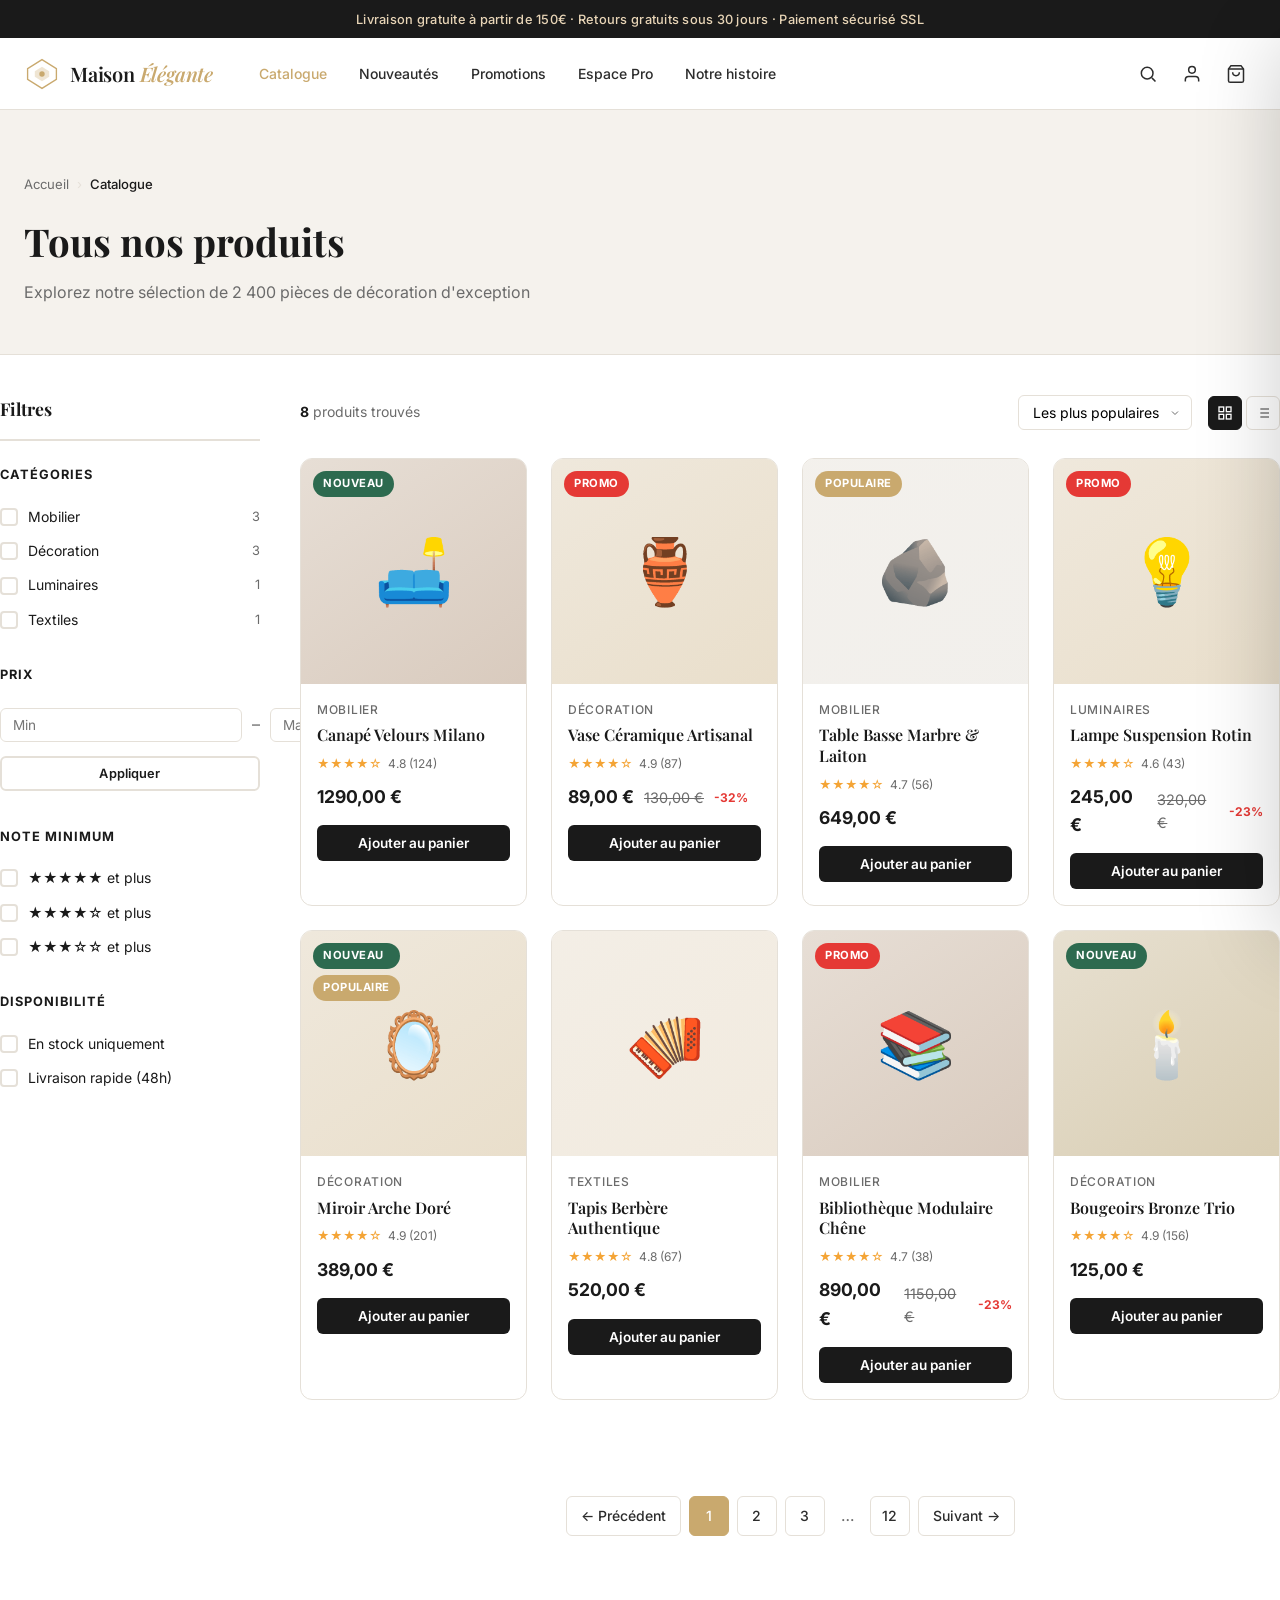
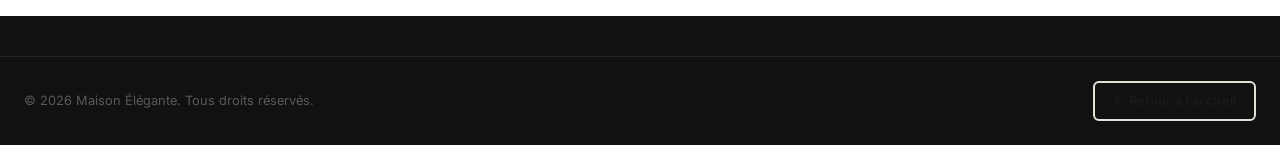
<file: pages/catalogue.html>
<!DOCTYPE html>
<html lang="fr">
<head>
  <meta charset="UTF-8" />
  <meta name="viewport" content="width=device-width, initial-scale=1.0" />
  <meta name="description" content="Catalogue Maison Élégante - Meubles, vases, luminaires et décoration d'intérieur haut de gamme." />
  <title>Catalogue – Maison Élégante</title>
  <link rel="stylesheet" href="../css/style.css" />
  <link rel="stylesheet" href="../css/components.css" />
  <link href="https://fonts.googleapis.com/css2?family=Playfair+Display:ital,wght@0,400;0,600;0,700;1,400&family=Inter:wght@300;400;500;600&display=swap" rel="stylesheet" />
</head>
<body>

  <div class="announcement-bar">
    <p>Livraison gratuite à partir de 150€ · Retours gratuits sous 30 jours · Paiement sécurisé SSL</p>
  </div>

  <header class="site-header" id="site-header">
    <div class="container header-inner">
      <button class="mobile-menu-btn" id="mobileMenuBtn" aria-label="Ouvrir le menu">
        <span></span><span></span><span></span>
      </button>
      <a href="../index.html" class="logo">
        <svg class="logo-icon" viewBox="0 0 40 40" fill="none"><path d="M20 4L36 14V26L20 36L4 26V14L20 4Z" stroke="currentColor" stroke-width="1.5" fill="none"/><path d="M20 12L28 17V23L20 28L12 23V17L20 12Z" fill="currentColor" opacity="0.3"/><circle cx="20" cy="20" r="3" fill="currentColor"/></svg>
        <span class="logo-text">Maison <em>Élégante</em></span>
      </a>
      <nav class="main-nav" id="mainNav">
        <ul class="nav-list">
          <li class="nav-item"><a href="catalogue.html" class="nav-link" style="color:var(--color-primary)">Catalogue</a></li>
          <li class="nav-item"><a href="nouveautes.html" class="nav-link">Nouveautés</a></li>
          <li class="nav-item"><a href="promotions.html" class="nav-link">Promotions</a></li>
          <li class="nav-item"><a href="pro.html" class="nav-link">Espace Pro</a></li>
          <li class="nav-item"><a href="about.html" class="nav-link">Notre histoire</a></li>
        </ul>
      </nav>
      <div class="header-actions">
        <button class="icon-btn search-btn" id="searchBtn" aria-label="Rechercher">
          <svg viewBox="0 0 24 24" fill="none" stroke="currentColor" stroke-width="1.8"><circle cx="11" cy="11" r="7"/><path d="m21 21-4.35-4.35"/></svg>
        </button>
        <a href="compte.html" class="icon-btn"><svg viewBox="0 0 24 24" fill="none" stroke="currentColor" stroke-width="1.8"><path d="M20 21v-2a4 4 0 0 0-4-4H8a4 4 0 0 0-4 4v2"/><circle cx="12" cy="7" r="4"/></svg></a>
        <button class="icon-btn cart-btn" id="cartBtn">
          <svg viewBox="0 0 24 24" fill="none" stroke="currentColor" stroke-width="1.8"><path d="M6 2 3 6v14a2 2 0 0 0 2 2h14a2 2 0 0 0 2-2V6l-3-4z"/><line x1="3" y1="6" x2="21" y2="6"/><path d="M16 10a4 4 0 0 1-8 0"/></svg>
          <span class="cart-badge" id="cartCount">0</span>
        </button>
      </div>
    </div>
  </header>

  <div class="cart-overlay" id="cartOverlay"></div>
  <aside class="cart-drawer" id="cartDrawer">
    <div class="cart-header">
      <h3>Mon Panier (<span id="cartItemCount">0</span>)</h3>
      <button class="cart-close" id="cartClose">✕</button>
    </div>
    <div class="cart-items" id="cartItems"></div>
    <div class="cart-footer" id="cartFooter" style="display:none;">
      <div class="cart-subtotal"><span>Sous-total</span><span id="cartTotal">0,00 €</span></div>
      <p class="cart-shipping-note">Livraison gratuite à partir de 150€</p>
      <a href="checkout.html" class="btn btn-primary btn-full">Passer commande</a>
      <a href="panier.html" class="btn btn-outline btn-full">Voir le panier</a>
    </div>
  </aside>

  <main>
    <section class="page-hero">
      <div class="container">
        <div class="breadcrumb">
          <a href="../index.html">Accueil</a>
          <span class="breadcrumb-sep">›</span>
          <span class="breadcrumb-current" id="breadcrumbCurrent">Catalogue</span>
        </div>
        <h1 id="pageTitle">Tous nos produits</h1>
        <p>Explorez notre sélection de <span id="productCount">2 400</span> pièces de décoration d'exception</p>
      </div>
    </section>

    <div class="container catalogue-layout">
      <!-- SIDEBAR -->
      <aside class="filters-sidebar">
        <div class="filters-title">
          Filtres
          <button class="btn btn-sm btn-outline" id="clearFilters" style="display:none; margin-left:auto; font-size:.75rem; padding:4px 12px;">Effacer</button>
        </div>

        <div class="filter-group">
          <div class="filter-group-title">Catégories</div>
          <div id="filterCategories"></div>
        </div>

        <div class="filter-group">
          <div class="filter-group-title">Prix</div>
          <div class="price-range-wrap">
            <div class="price-range-inputs">
              <input type="number" class="price-input" id="priceMin" placeholder="Min" min="0" />
              <span class="price-sep">–</span>
              <input type="number" class="price-input" id="priceMax" placeholder="Max" min="0" />
            </div>
            <button class="btn btn-sm btn-outline btn-full" id="applyPrice">Appliquer</button>
          </div>
        </div>

        <div class="filter-group">
          <div class="filter-group-title">Note minimum</div>
          <div id="filterRating"></div>
        </div>

        <div class="filter-group">
          <div class="filter-group-title">Disponibilité</div>
          <label class="filter-option">
            <div class="filter-checkbox"></div>
            <span>En stock uniquement</span>
          </label>
          <label class="filter-option">
            <div class="filter-checkbox"></div>
            <span>Livraison rapide (48h)</span>
          </label>
        </div>
      </aside>

      <!-- MAIN CONTENT -->
      <div class="catalogue-content">
        <div class="grid-controls">
          <div class="results-count"><strong id="visibleCount">8</strong> produits trouvés</div>
          <div class="grid-controls-right">
            <select class="sort-select" id="sortSelect">
              <option value="popular">Les plus populaires</option>
              <option value="price-asc">Prix croissant</option>
              <option value="price-desc">Prix décroissant</option>
              <option value="rating">Mieux notés</option>
              <option value="new">Plus récents</option>
            </select>
            <div class="view-toggle">
              <button class="view-btn active" data-view="grid" aria-label="Vue grille">
                <svg viewBox="0 0 24 24" fill="none" stroke="currentColor" stroke-width="2"><rect x="3" y="3" width="7" height="7"/><rect x="14" y="3" width="7" height="7"/><rect x="3" y="14" width="7" height="7"/><rect x="14" y="14" width="7" height="7"/></svg>
              </button>
              <button class="view-btn" data-view="list" aria-label="Vue liste">
                <svg viewBox="0 0 24 24" fill="none" stroke="currentColor" stroke-width="2"><line x1="8" y1="6" x2="21" y2="6"/><line x1="8" y1="12" x2="21" y2="12"/><line x1="8" y1="18" x2="21" y2="18"/><line x1="3" y1="6" x2="3.01" y2="6"/><line x1="3" y1="12" x2="3.01" y2="12"/><line x1="3" y1="18" x2="3.01" y2="18"/></svg>
              </button>
            </div>
          </div>
        </div>

        <div class="products-grid" id="catalogueGrid"></div>

        <div class="pagination" id="pagination"></div>
      </div>
    </div>
  </main>

  <footer class="site-footer" style="padding-top:40px;">
    <div class="footer-bottom">
      <div class="container footer-bottom-inner">
        <p>© 2026 Maison Élégante. Tous droits réservés.</p>
        <a href="../index.html" class="btn btn-outline btn-sm">← Retour à l'accueil</a>
      </div>
    </div>
  </footer>

  <button class="back-to-top" id="backToTop"><svg viewBox="0 0 24 24" fill="none" stroke="currentColor" stroke-width="2"><polyline points="18 15 12 9 6 15"/></svg></button>

  <script src="../js/products.js"></script>
  <script src="../js/cart.js"></script>
  <script src="../js/app.js"></script>
  <script>
    document.addEventListener('DOMContentLoaded', () => {
      const CATEGORIES = [...new Set(PRODUCTS.map(p => p.category))];

      // Filter categories
      const filterCats = document.getElementById('filterCategories');
      CATEGORIES.forEach(cat => {
        filterCats.innerHTML += `
          <label class="filter-option" data-cat="${cat}">
            <div class="filter-checkbox"></div>
            <span>${cat}</span>
            <span class="filter-count">${PRODUCTS.filter(p=>p.category===cat).length}</span>
          </label>`;
      });

      // Filter ratings
      const filterRat = document.getElementById('filterRating');
      [5,4,3].forEach(r => {
        filterRat.innerHTML += `
          <label class="filter-option" data-rating="${r}">
            <div class="filter-checkbox"></div>
            <span>${'★'.repeat(r)}${'☆'.repeat(5-r)} et plus</span>
          </label>`;
      });

      // Toggle filter checkboxes
      document.querySelectorAll('.filter-option').forEach(opt => {
        opt.addEventListener('click', () => {
          opt.classList.toggle('checked');
          applyFilters();
        });
      });

      let activeFilters = { cats: [], rating: 0, priceMin: 0, priceMax: Infinity };

      function applyFilters() {
        activeFilters.cats = [...document.querySelectorAll('[data-cat].checked')].map(el => el.dataset.cat);
        const ratingEl = document.querySelector('[data-rating].checked');
        activeFilters.rating = ratingEl ? parseInt(ratingEl.dataset.rating) : 0;
        renderGrid();
      }

      document.getElementById('applyPrice')?.addEventListener('click', () => {
        activeFilters.priceMin = parseFloat(document.getElementById('priceMin').value) || 0;
        activeFilters.priceMax = parseFloat(document.getElementById('priceMax').value) || Infinity;
        renderGrid();
      });

      document.getElementById('sortSelect')?.addEventListener('change', renderGrid);

      // URL params for category pre-selection
      const params = new URLSearchParams(location.search);
      const catParam = params.get('cat');
      if (catParam) {
        const mapping = { furniture: 'Mobilier', decoration: 'Décoration', lighting: 'Luminaires', textiles: 'Textiles', vases: 'Décoration', tables: 'Mobilier' };
        const matched = mapping[catParam] || catParam;
        const catEl = document.querySelector(`[data-cat="${matched}"]`);
        if (catEl) { catEl.classList.add('checked'); applyFilters(); }
      }

      function renderGrid() {
        let items = [...PRODUCTS];

        if (activeFilters.cats.length) items = items.filter(p => activeFilters.cats.includes(p.category));
        if (activeFilters.rating) items = items.filter(p => p.rating >= activeFilters.rating);
        items = items.filter(p => p.price >= activeFilters.priceMin && p.price <= activeFilters.priceMax);

        const sort = document.getElementById('sortSelect')?.value || 'popular';
        if (sort === 'price-asc') items.sort((a,b) => a.price - b.price);
        else if (sort === 'price-desc') items.sort((a,b) => b.price - a.price);
        else if (sort === 'rating') items.sort((a,b) => b.rating - a.rating);

        document.getElementById('visibleCount').textContent = items.length;

        const grid = document.getElementById('catalogueGrid');
        if (!items.length) {
          grid.innerHTML = '<div style="grid-column:1/-1;text-align:center;padding:64px;color:var(--color-medium);">Aucun produit ne correspond à vos filtres.</div>';
          return;
        }
        grid.innerHTML = items.map(p => productCard(p)).join('');

        // Pagination mock
        const pag = document.getElementById('pagination');
        pag.innerHTML = `
          <button class="page-btn page-prev">← Précédent</button>
          <button class="page-btn active">1</button>
          <button class="page-btn">2</button>
          <button class="page-btn">3</button>
          <span style="padding:0 8px; color:var(--color-medium);">…</span>
          <button class="page-btn">12</button>
          <button class="page-btn page-next">Suivant →</button>`;
      }

      renderGrid();

      // View toggle
      document.querySelectorAll('.view-btn').forEach(btn => {
        btn.addEventListener('click', () => {
          document.querySelectorAll('.view-btn').forEach(b => b.classList.remove('active'));
          btn.classList.add('active');
          const grid = document.getElementById('catalogueGrid');
          if (btn.dataset.view === 'list') {
            grid.style.gridTemplateColumns = '1fr';
          } else {
            grid.style.gridTemplateColumns = '';
          }
        });
      });
    });
  </script>
</body>
</html>
</file>
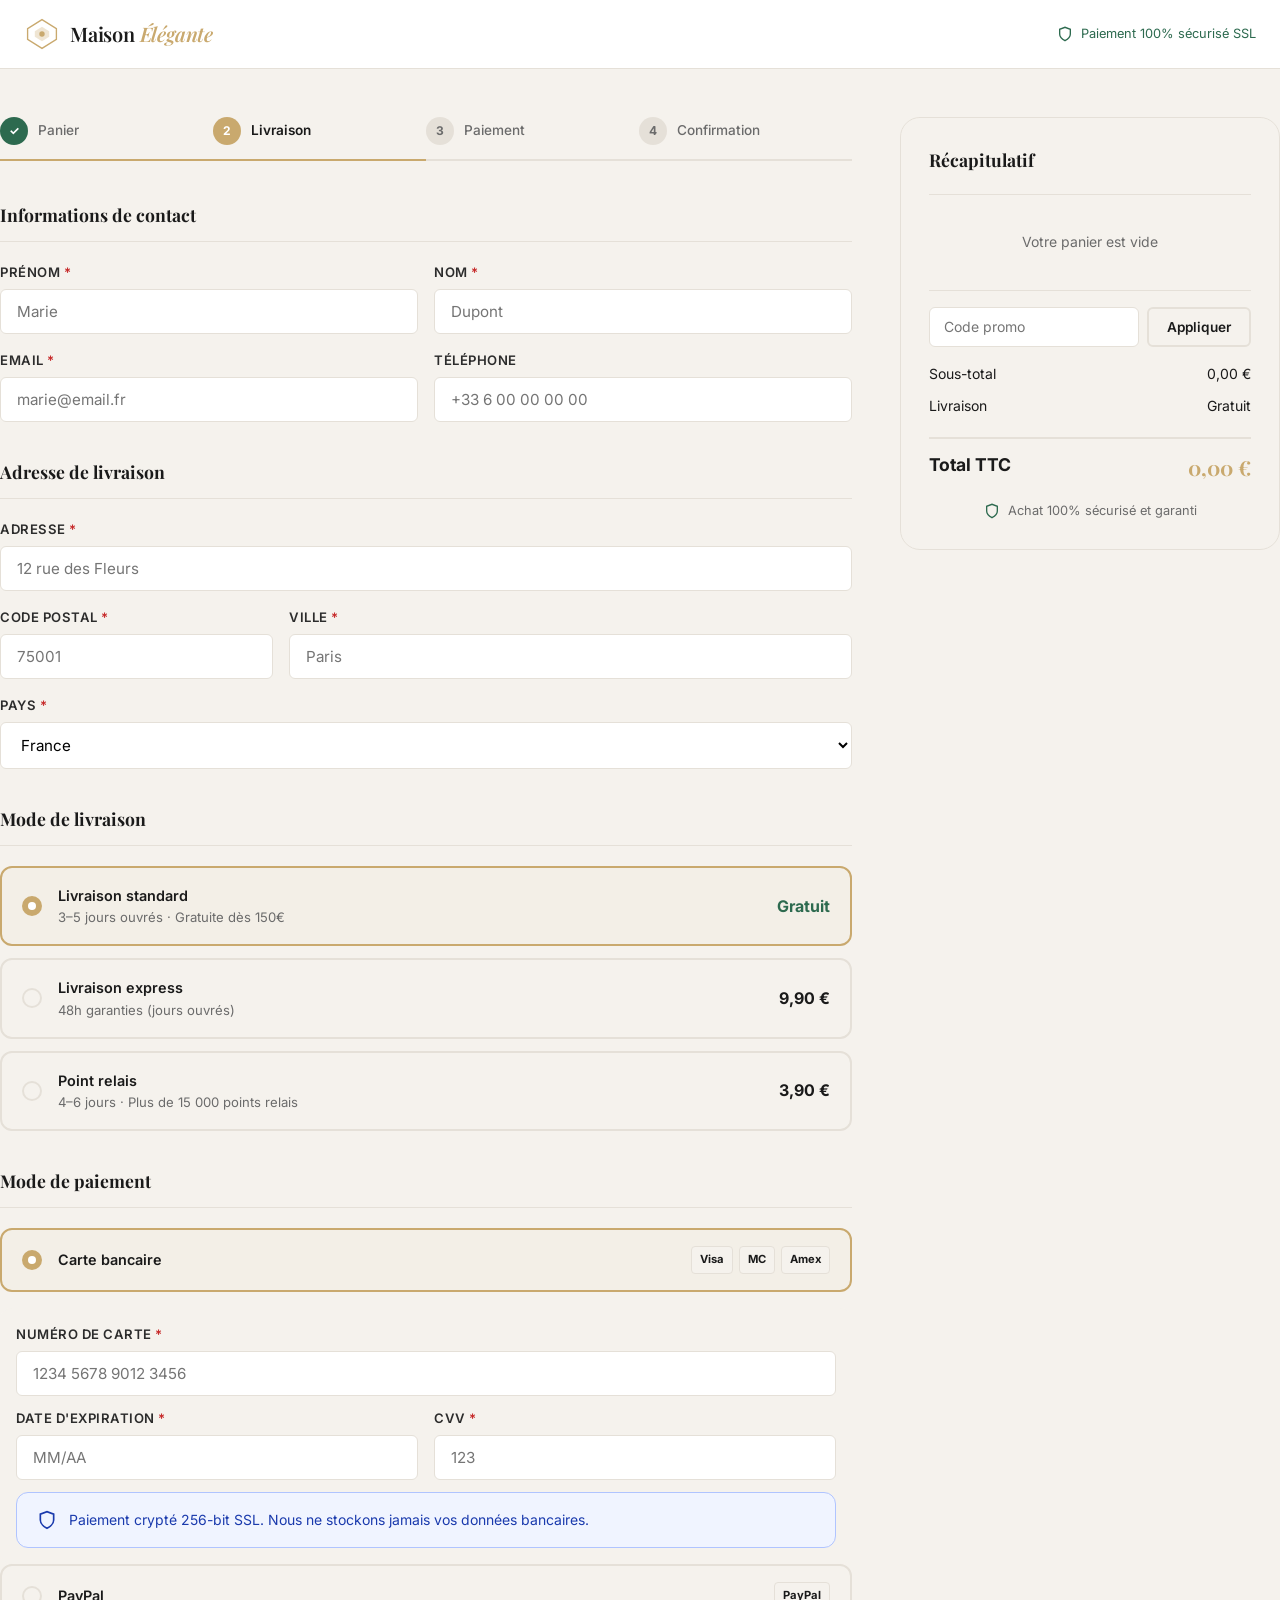
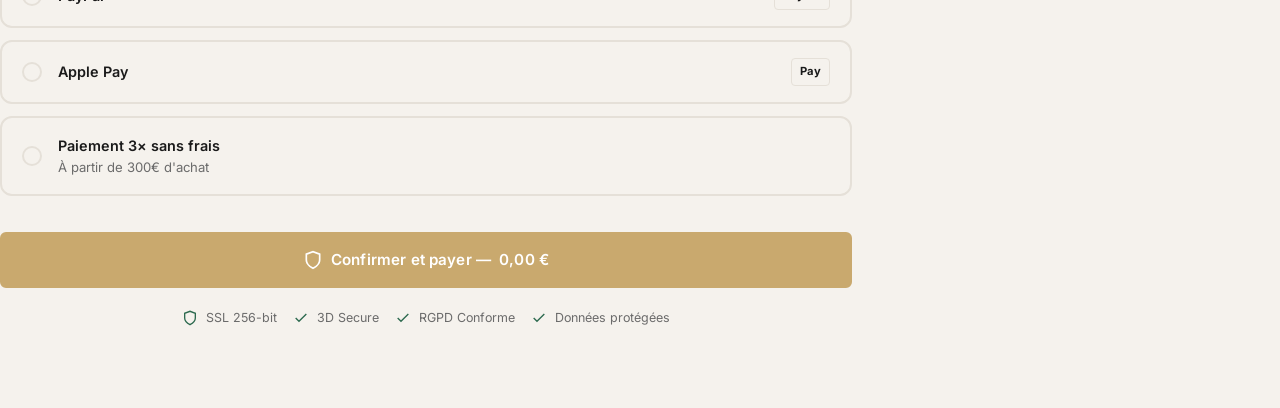
<file: pages/checkout.html>
<!DOCTYPE html>
<html lang="fr">
<head>
  <meta charset="UTF-8" />
  <meta name="viewport" content="width=device-width, initial-scale=1.0" />
  <title>Paiement sécurisé – Maison Élégante</title>
  <link rel="stylesheet" href="../css/style.css" />
  <link rel="stylesheet" href="../css/components.css" />
  <link href="https://fonts.googleapis.com/css2?family=Playfair+Display:ital,wght@0,400;0,600;0,700;1,400&family=Inter:wght@300;400;500;600&display=swap" rel="stylesheet" />
  <style>
    .checkout-page { background: var(--color-light); min-height: 100vh; }
    .checkout-header { background: white; border-bottom: 1px solid var(--color-border); padding: 16px 0; }
    .checkout-header-inner { display: flex; justify-content: space-between; align-items: center; }
    .checkout-secure { display: flex; align-items: center; gap: 8px; font-size: .8rem; color: var(--color-success); }
    .checkout-secure svg { width: 16px; height: 16px; }

    .payment-option { border: 2px solid var(--color-border); border-radius: var(--radius-md); padding: 16px 20px; cursor: pointer; margin-bottom: 12px; transition: all .2s; display: flex; align-items: center; gap: 16px; }
    .payment-option:hover { border-color: var(--color-primary); }
    .payment-option.selected { border-color: var(--color-primary); background: rgba(201,169,110,.05); }
    .payment-radio { width: 20px; height: 20px; border: 2px solid var(--color-border); border-radius: 50%; flex-shrink: 0; display: flex; align-items: center; justify-content: center; transition: all .15s; }
    .payment-option.selected .payment-radio { border-color: var(--color-primary); background: var(--color-primary); }
    .payment-option.selected .payment-radio::after { content: ''; width: 8px; height: 8px; background: white; border-radius: 50%; }
    .payment-label { font-weight: 600; font-size: .9rem; }
    .payment-icons-row { display: flex; gap: 6px; margin-left: auto; }
    .card-icon { padding: 4px 8px; background: var(--color-light); border: 1px solid var(--color-border); border-radius: 4px; font-size: .7rem; font-weight: 700; }

    .card-fields { margin-top: 16px; padding: 16px; background: var(--color-light); border-radius: var(--radius-md); display: none; }
    .card-fields.visible { display: block; }

    .secure-badges { display: flex; gap: 16px; justify-content: center; margin-top: 20px; flex-wrap: wrap; }
    .secure-badge { display: flex; align-items: center; gap: 8px; font-size: .78rem; color: var(--color-medium); }
    .secure-badge svg { width: 16px; height: 16px; color: var(--color-success); }
  </style>
</head>
<body class="checkout-page">

  <header class="checkout-header">
    <div class="container checkout-header-inner">
      <a href="../index.html" class="logo">
        <svg class="logo-icon" viewBox="0 0 40 40" fill="none"><path d="M20 4L36 14V26L20 36L4 26V14L20 4Z" stroke="currentColor" stroke-width="1.5" fill="none"/><path d="M20 12L28 17V23L20 28L12 23V17L20 12Z" fill="currentColor" opacity="0.3"/><circle cx="20" cy="20" r="3" fill="currentColor"/></svg>
        <span class="logo-text">Maison <em>Élégante</em></span>
      </a>
      <div class="checkout-secure">
        <svg viewBox="0 0 24 24" fill="none" stroke="currentColor" stroke-width="2"><path d="M12 22s8-4 8-10V5l-8-3-8 3v7c0 6 8 10 8 10z"/></svg>
        Paiement 100% sécurisé SSL
      </div>
    </div>
  </header>

  <main>
    <div class="container checkout-layout">
      <div class="checkout-form-area">
        <!-- STEPS -->
        <div class="checkout-steps">
          <div class="checkout-step completed">
            <div class="step-num">✓</div>
            <span class="step-label">Panier</span>
          </div>
          <div class="checkout-step active">
            <div class="step-num">2</div>
            <span class="step-label">Livraison</span>
          </div>
          <div class="checkout-step">
            <div class="step-num">3</div>
            <span class="step-label">Paiement</span>
          </div>
          <div class="checkout-step">
            <div class="step-num">4</div>
            <span class="step-label">Confirmation</span>
          </div>
        </div>

        <form id="checkoutForm" novalidate>

          <!-- CONTACT -->
          <div class="form-section">
            <h2 class="form-section-title">Informations de contact</h2>
            <div class="form-grid form-grid-2">
              <div class="form-group">
                <label class="form-label required">Prénom</label>
                <input type="text" class="form-input" id="firstName" placeholder="Marie" autocomplete="given-name" required />
              </div>
              <div class="form-group">
                <label class="form-label required">Nom</label>
                <input type="text" class="form-input" id="lastName" placeholder="Dupont" autocomplete="family-name" required />
              </div>
            </div>
            <div class="form-grid form-grid-2" style="margin-top:16px;">
              <div class="form-group">
                <label class="form-label required">Email</label>
                <input type="email" class="form-input" id="email" placeholder="marie@email.fr" autocomplete="email" required />
              </div>
              <div class="form-group">
                <label class="form-label">Téléphone</label>
                <input type="tel" class="form-input" id="phone" placeholder="+33 6 00 00 00 00" autocomplete="tel" />
              </div>
            </div>
          </div>

          <!-- DELIVERY -->
          <div class="form-section">
            <h2 class="form-section-title">Adresse de livraison</h2>
            <div class="form-group" style="margin-bottom:16px;">
              <label class="form-label required">Adresse</label>
              <input type="text" class="form-input" id="address" placeholder="12 rue des Fleurs" autocomplete="street-address" required />
            </div>
            <div class="form-grid form-grid-3">
              <div class="form-group">
                <label class="form-label required">Code postal</label>
                <input type="text" class="form-input" id="zip" placeholder="75001" autocomplete="postal-code" required />
              </div>
              <div class="form-group" style="grid-column:span 2;">
                <label class="form-label required">Ville</label>
                <input type="text" class="form-input" id="city" placeholder="Paris" autocomplete="address-level2" required />
              </div>
            </div>
            <div class="form-group" style="margin-top:16px;">
              <label class="form-label required">Pays</label>
              <select class="form-select" id="country" autocomplete="country">
                <option value="FR" selected>France</option>
                <option value="BE">Belgique</option>
                <option value="CH">Suisse</option>
                <option value="LU">Luxembourg</option>
                <option value="MC">Monaco</option>
              </select>
            </div>
          </div>

          <!-- SHIPPING METHOD -->
          <div class="form-section">
            <h2 class="form-section-title">Mode de livraison</h2>
            <div class="payment-option selected" id="ship1" onclick="selectShipping('ship1')">
              <div class="payment-radio"></div>
              <div>
                <div class="payment-label">Livraison standard</div>
                <div style="font-size:.82rem;color:var(--color-medium);">3–5 jours ouvrés · Gratuite dès 150€</div>
              </div>
              <span style="margin-left:auto;font-weight:700;color:var(--color-success);">Gratuit</span>
            </div>
            <div class="payment-option" id="ship2" onclick="selectShipping('ship2')">
              <div class="payment-radio"></div>
              <div>
                <div class="payment-label">Livraison express</div>
                <div style="font-size:.82rem;color:var(--color-medium);">48h garanties (jours ouvrés)</div>
              </div>
              <span style="margin-left:auto;font-weight:700;">9,90 €</span>
            </div>
            <div class="payment-option" id="ship3" onclick="selectShipping('ship3')">
              <div class="payment-radio"></div>
              <div>
                <div class="payment-label">Point relais</div>
                <div style="font-size:.82rem;color:var(--color-medium);">4–6 jours · Plus de 15 000 points relais</div>
              </div>
              <span style="margin-left:auto;font-weight:700;">3,90 €</span>
            </div>
          </div>

          <!-- PAYMENT -->
          <div class="form-section">
            <h2 class="form-section-title">Mode de paiement</h2>
            <div class="payment-option selected" id="pay-card" onclick="selectPayment('pay-card')">
              <div class="payment-radio"></div>
              <span class="payment-label">Carte bancaire</span>
              <div class="payment-icons-row">
                <span class="card-icon">Visa</span>
                <span class="card-icon">MC</span>
                <span class="card-icon">Amex</span>
              </div>
            </div>
            <div class="card-fields visible" id="cardFields">
              <div class="form-group" style="margin-bottom:12px;">
                <label class="form-label required">Numéro de carte</label>
                <input type="text" class="form-input" id="cardNumber" placeholder="1234 5678 9012 3456" maxlength="19" autocomplete="cc-number" />
              </div>
              <div class="form-grid form-grid-2">
                <div class="form-group">
                  <label class="form-label required">Date d'expiration</label>
                  <input type="text" class="form-input" id="cardExpiry" placeholder="MM/AA" maxlength="5" autocomplete="cc-exp" />
                </div>
                <div class="form-group">
                  <label class="form-label required">CVV</label>
                  <input type="text" class="form-input" id="cardCvv" placeholder="123" maxlength="4" autocomplete="cc-csc" />
                </div>
              </div>
              <div class="alert alert-info" style="margin-top:12px;margin-bottom:0;">
                <svg viewBox="0 0 24 24" fill="none" stroke="currentColor" stroke-width="2"><path d="M12 22s8-4 8-10V5l-8-3-8 3v7c0 6 8 10 8 10z"/></svg>
                Paiement crypté 256-bit SSL. Nous ne stockons jamais vos données bancaires.
              </div>
            </div>

            <div class="payment-option" id="pay-paypal" onclick="selectPayment('pay-paypal')">
              <div class="payment-radio"></div>
              <span class="payment-label">PayPal</span>
              <span class="card-icon" style="margin-left:auto;">PayPal</span>
            </div>
            <div class="payment-option" id="pay-apple" onclick="selectPayment('pay-apple')">
              <div class="payment-radio"></div>
              <span class="payment-label">Apple Pay</span>
              <span class="card-icon" style="margin-left:auto;"> Pay</span>
            </div>
            <div class="payment-option" id="pay-3x" onclick="selectPayment('pay-3x')">
              <div class="payment-radio"></div>
              <div>
                <div class="payment-label">Paiement 3× sans frais</div>
                <div style="font-size:.82rem;color:var(--color-medium);">À partir de 300€ d'achat</div>
              </div>
            </div>
          </div>

          <button type="submit" class="btn btn-primary btn-full btn-lg" id="placeOrderBtn">
            <svg viewBox="0 0 24 24" fill="none" stroke="currentColor" stroke-width="2" style="width:20px;height:20px;"><path d="M12 22s8-4 8-10V5l-8-3-8 3v7c0 6 8 10 8 10z"/></svg>
            Confirmer et payer — <span id="orderAmount">0,00 €</span>
          </button>

          <div class="secure-badges">
            <div class="secure-badge"><svg viewBox="0 0 24 24" fill="none" stroke="currentColor" stroke-width="2"><path d="M12 22s8-4 8-10V5l-8-3-8 3v7c0 6 8 10 8 10z"/></svg> SSL 256-bit</div>
            <div class="secure-badge"><svg viewBox="0 0 24 24" fill="none" stroke="currentColor" stroke-width="2"><polyline points="20 6 9 17 4 12"/></svg> 3D Secure</div>
            <div class="secure-badge"><svg viewBox="0 0 24 24" fill="none" stroke="currentColor" stroke-width="2"><polyline points="20 6 9 17 4 12"/></svg> RGPD Conforme</div>
            <div class="secure-badge"><svg viewBox="0 0 24 24" fill="none" stroke="currentColor" stroke-width="2"><polyline points="20 6 9 17 4 12"/></svg> Données protégées</div>
          </div>
        </form>
      </div>

      <!-- ORDER SUMMARY -->
      <div class="order-summary">
        <div class="order-summary-title">Récapitulatif</div>

        <div class="order-items" id="orderItems">
          <div style="text-align:center;color:var(--color-medium);font-size:.875rem;padding:20px 0;">Votre panier est vide</div>
        </div>

        <div class="promo-input-group">
          <input type="text" class="form-input" placeholder="Code promo" id="promoCode" />
          <button class="btn btn-outline" id="applyPromo">Appliquer</button>
        </div>

        <div class="order-totals" id="orderTotals">
          <div class="order-line"><span>Sous-total</span><span id="summarySubtotal">0,00 €</span></div>
          <div class="order-line"><span>Livraison</span><span id="summaryShipping">Gratuit</span></div>
          <div class="order-line discount" id="promoLine" style="display:none;"><span>Code promo</span><span id="promoAmount">−0,00 €</span></div>
        </div>

        <div class="order-total-line">
          <span>Total TTC</span>
          <span id="summaryTotal">0,00 €</span>
        </div>

        <div class="checkout-security" style="margin-top:16px;">
          <svg viewBox="0 0 24 24" fill="none" stroke="currentColor" stroke-width="2"><path d="M12 22s8-4 8-10V5l-8-3-8 3v7c0 6 8 10 8 10z"/></svg>
          Achat 100% sécurisé et garanti
        </div>
      </div>
    </div>
  </main>

  <script src="../js/products.js"></script>
  <script src="../js/cart.js"></script>
  <script>
    document.addEventListener('DOMContentLoaded', () => {
      Cart.init();
      renderSummary();

      function fmt(n) { return n.toFixed(2).replace('.', ',') + ' €'; }

      function renderSummary() {
        const items = Cart.items();
        const total = Cart.total();
        const oi = document.getElementById('orderItems');
        if (items.length) {
          oi.innerHTML = items.map(i => `
            <div class="order-item">
              <div class="order-item-img">${i.emoji}<span class="order-item-qty">${i.qty}</span></div>
              <span class="order-item-name">${i.name}</span>
              <span class="order-item-price">${fmt(i.price * i.qty)}</span>
            </div>`).join('');
        }
        document.getElementById('summarySubtotal').textContent = fmt(total);
        document.getElementById('summaryTotal').textContent = fmt(total);
        document.getElementById('orderAmount').textContent = fmt(total);
      }

      // Shipping selection
      window.selectShipping = (id) => {
        ['ship1','ship2','ship3'].forEach(s => document.getElementById(s)?.classList.remove('selected'));
        document.getElementById(id)?.classList.add('selected');
      };

      // Payment selection
      window.selectPayment = (id) => {
        ['pay-card','pay-paypal','pay-apple','pay-3x'].forEach(p => document.getElementById(p)?.classList.remove('selected'));
        document.getElementById(id)?.classList.add('selected');
        document.getElementById('cardFields')?.classList.toggle('visible', id === 'pay-card');
      };

      // Card number formatting
      document.getElementById('cardNumber')?.addEventListener('input', e => {
        e.target.value = e.target.value.replace(/\D/g, '').replace(/(.{4})/g, '$1 ').trim().slice(0, 19);
      });
      document.getElementById('cardExpiry')?.addEventListener('input', e => {
        e.target.value = e.target.value.replace(/\D/g, '').replace(/^(.{2})(.*)/, '$1/$2').slice(0, 5);
      });

      // Promo code
      document.getElementById('applyPromo')?.addEventListener('click', () => {
        const code = document.getElementById('promoCode')?.value.toUpperCase();
        const total = Cart.total();
        if (code === 'DECO10') {
          const discount = total * 0.1;
          document.getElementById('promoLine').style.display = 'flex';
          document.getElementById('promoAmount').textContent = '−' + fmt(discount);
          document.getElementById('summaryTotal').textContent = fmt(total - discount);
          document.getElementById('orderAmount').textContent = fmt(total - discount);
        } else {
          alert('Code promo invalide. Essayez "DECO10" pour -10%.');
        }
      });

      // Form submission
      document.getElementById('checkoutForm')?.addEventListener('submit', e => {
        e.preventDefault();
        const btn = document.getElementById('placeOrderBtn');
        btn.textContent = 'Traitement en cours...';
        btn.disabled = true;
        setTimeout(() => {
          location.href = 'confirmation.html';
        }, 2000);
      });
    });
  </script>
</body>
</html>
</file>
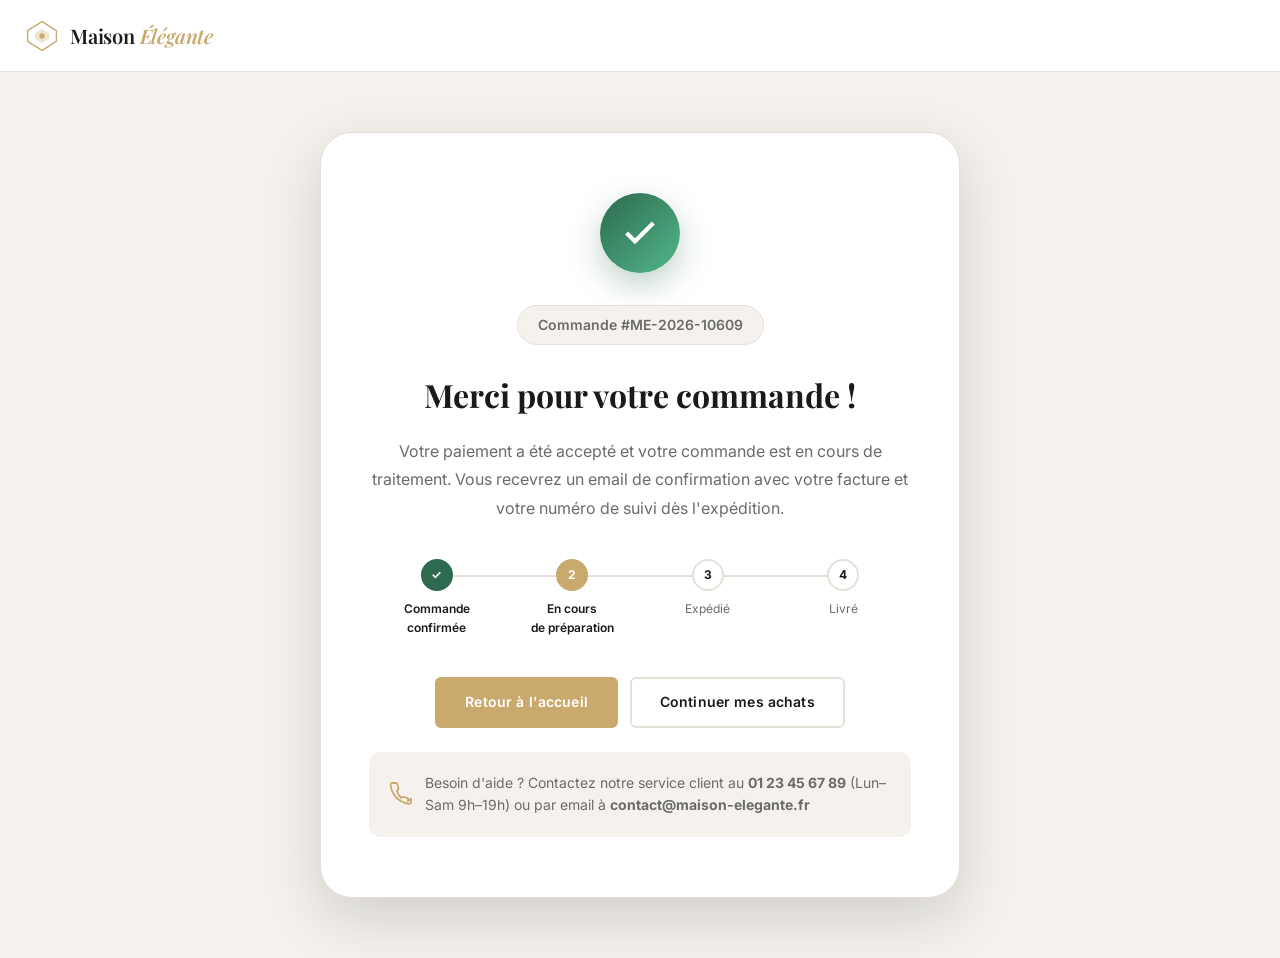
<file: pages/confirmation.html>
<!DOCTYPE html>
<html lang="fr">
<head>
  <meta charset="UTF-8" />
  <meta name="viewport" content="width=device-width, initial-scale=1.0" />
  <title>Commande confirmée – Maison Élégante</title>
  <link rel="stylesheet" href="../css/style.css" />
  <link href="https://fonts.googleapis.com/css2?family=Playfair+Display:ital,wght@0,400;0,600;0,700;1,400&family=Inter:wght@300;400;500;600&display=swap" rel="stylesheet" />
  <style>
    .confirmation-page { min-height: 100vh; background: var(--color-light); display: flex; flex-direction: column; }
    .confirmation-main { flex: 1; display: flex; align-items: center; justify-content: center; padding: 60px 24px; }
    .confirmation-card { background: white; border-radius: var(--radius-xl); padding: 60px 48px; max-width: 640px; width: 100%; text-align: center; box-shadow: var(--shadow-lg); border: 1px solid var(--color-border); }
    .check-circle { width: 80px; height: 80px; background: linear-gradient(135deg, var(--color-success), #52b788); border-radius: 50%; display: flex; align-items: center; justify-content: center; margin: 0 auto 32px; box-shadow: 0 12px 32px rgba(45,106,79,.3); }
    .check-circle svg { width: 40px; height: 40px; color: white; }
    .order-number { display: inline-block; background: var(--color-light); padding: 8px 20px; border-radius: 20px; font-size: .875rem; font-weight: 600; color: var(--color-medium); margin-bottom: 24px; border: 1px solid var(--color-border); }
    .confirmation-title { font-family: var(--font-display); font-size: 2rem; margin-bottom: 16px; }
    .confirmation-text { color: var(--color-medium); line-height: 1.8; margin-bottom: 36px; }
    .tracking-steps { display: flex; justify-content: center; gap: 0; margin-bottom: 40px; }
    .track-step { display: flex; flex-direction: column; align-items: center; gap: 8px; flex: 1; position: relative; }
    .track-step::before { content: ''; position: absolute; top: 16px; left: 50%; width: 100%; height: 2px; background: var(--color-border); z-index: 0; }
    .track-step:last-child::before { display: none; }
    .track-dot { width: 32px; height: 32px; border-radius: 50%; border: 2px solid var(--color-border); background: white; display: flex; align-items: center; justify-content: center; font-size: .75rem; font-weight: 700; z-index: 1; }
    .track-step.done .track-dot { background: var(--color-success); border-color: var(--color-success); color: white; }
    .track-step.active .track-dot { background: var(--color-primary); border-color: var(--color-primary); color: white; }
    .track-label { font-size: .75rem; color: var(--color-medium); text-align: center; }
    .track-step.done .track-label, .track-step.active .track-label { color: var(--color-dark); font-weight: 600; }
  </style>
</head>
<body class="confirmation-page">

  <header class="site-header" style="position:static;">
    <div class="container header-inner">
      <a href="../index.html" class="logo">
        <svg class="logo-icon" viewBox="0 0 40 40" fill="none"><path d="M20 4L36 14V26L20 36L4 26V14L20 4Z" stroke="currentColor" stroke-width="1.5" fill="none"/><path d="M20 12L28 17V23L20 28L12 23V17L20 12Z" fill="currentColor" opacity="0.3"/><circle cx="20" cy="20" r="3" fill="currentColor"/></svg>
        <span class="logo-text">Maison <em>Élégante</em></span>
      </a>
    </div>
  </header>

  <main class="confirmation-main">
    <div class="confirmation-card">
      <div class="check-circle">
        <svg viewBox="0 0 24 24" fill="none" stroke="currentColor" stroke-width="2.5"><polyline points="20 6 9 17 4 12"/></svg>
      </div>
      <span class="order-number">Commande #ME-2026-<span id="orderNum"></span></span>
      <h1 class="confirmation-title">Merci pour votre commande !</h1>
      <p class="confirmation-text">
        Votre paiement a été accepté et votre commande est en cours de traitement.
        Vous recevrez un email de confirmation avec votre facture et votre numéro de suivi dès l'expédition.
      </p>

      <div class="tracking-steps">
        <div class="track-step done">
          <div class="track-dot">✓</div>
          <span class="track-label">Commande<br/>confirmée</span>
        </div>
        <div class="track-step active">
          <div class="track-dot">2</div>
          <span class="track-label">En cours<br/>de préparation</span>
        </div>
        <div class="track-step">
          <div class="track-dot">3</div>
          <span class="track-label">Expédié</span>
        </div>
        <div class="track-step">
          <div class="track-dot">4</div>
          <span class="track-label">Livré</span>
        </div>
      </div>

      <div style="display:flex; gap:12px; justify-content:center; flex-wrap:wrap; margin-bottom:24px;">
        <a href="../index.html" class="btn btn-primary">Retour à l'accueil</a>
        <a href="catalogue.html" class="btn btn-outline">Continuer mes achats</a>
      </div>

      <div style="background:var(--color-light);border-radius:var(--radius-md);padding:20px;display:flex;align-items:center;gap:12px;">
        <svg viewBox="0 0 24 24" fill="none" stroke="currentColor" stroke-width="1.8" style="width:24px;height:24px;flex-shrink:0;color:var(--color-primary);"><path d="M22 16.92v3a2 2 0 0 1-2.18 2 19.79 19.79 0 0 1-8.63-3.07A19.5 19.5 0 0 1 4.69 12 19.79 19.79 0 0 1 1.61 3.35 2 2 0 0 1 3.6 1h3a2 2 0 0 1 2 1.72c.127.96.361 1.903.7 2.81a2 2 0 0 1-.45 2.11L7.91 8.6A16 16 0 0 0 12 15.91l.5-.48a2 2 0 0 1 2.11-.45 12.84 12.84 0 0 0 2.81.7A2 2 0 0 1 19 18v1l3-2.08z"/></svg>
        <p style="font-size:.875rem;text-align:left;color:var(--color-medium);margin:0;">
          Besoin d'aide ? Contactez notre service client au <strong>01 23 45 67 89</strong> (Lun–Sam 9h–19h) ou par email à <strong>contact@maison-elegante.fr</strong>
        </p>
      </div>
    </div>
  </main>

  <script>
    document.getElementById('orderNum').textContent = Math.floor(Math.random() * 90000 + 10000);
    localStorage.removeItem('me_cart');
  </script>
</body>
</html>
</file>
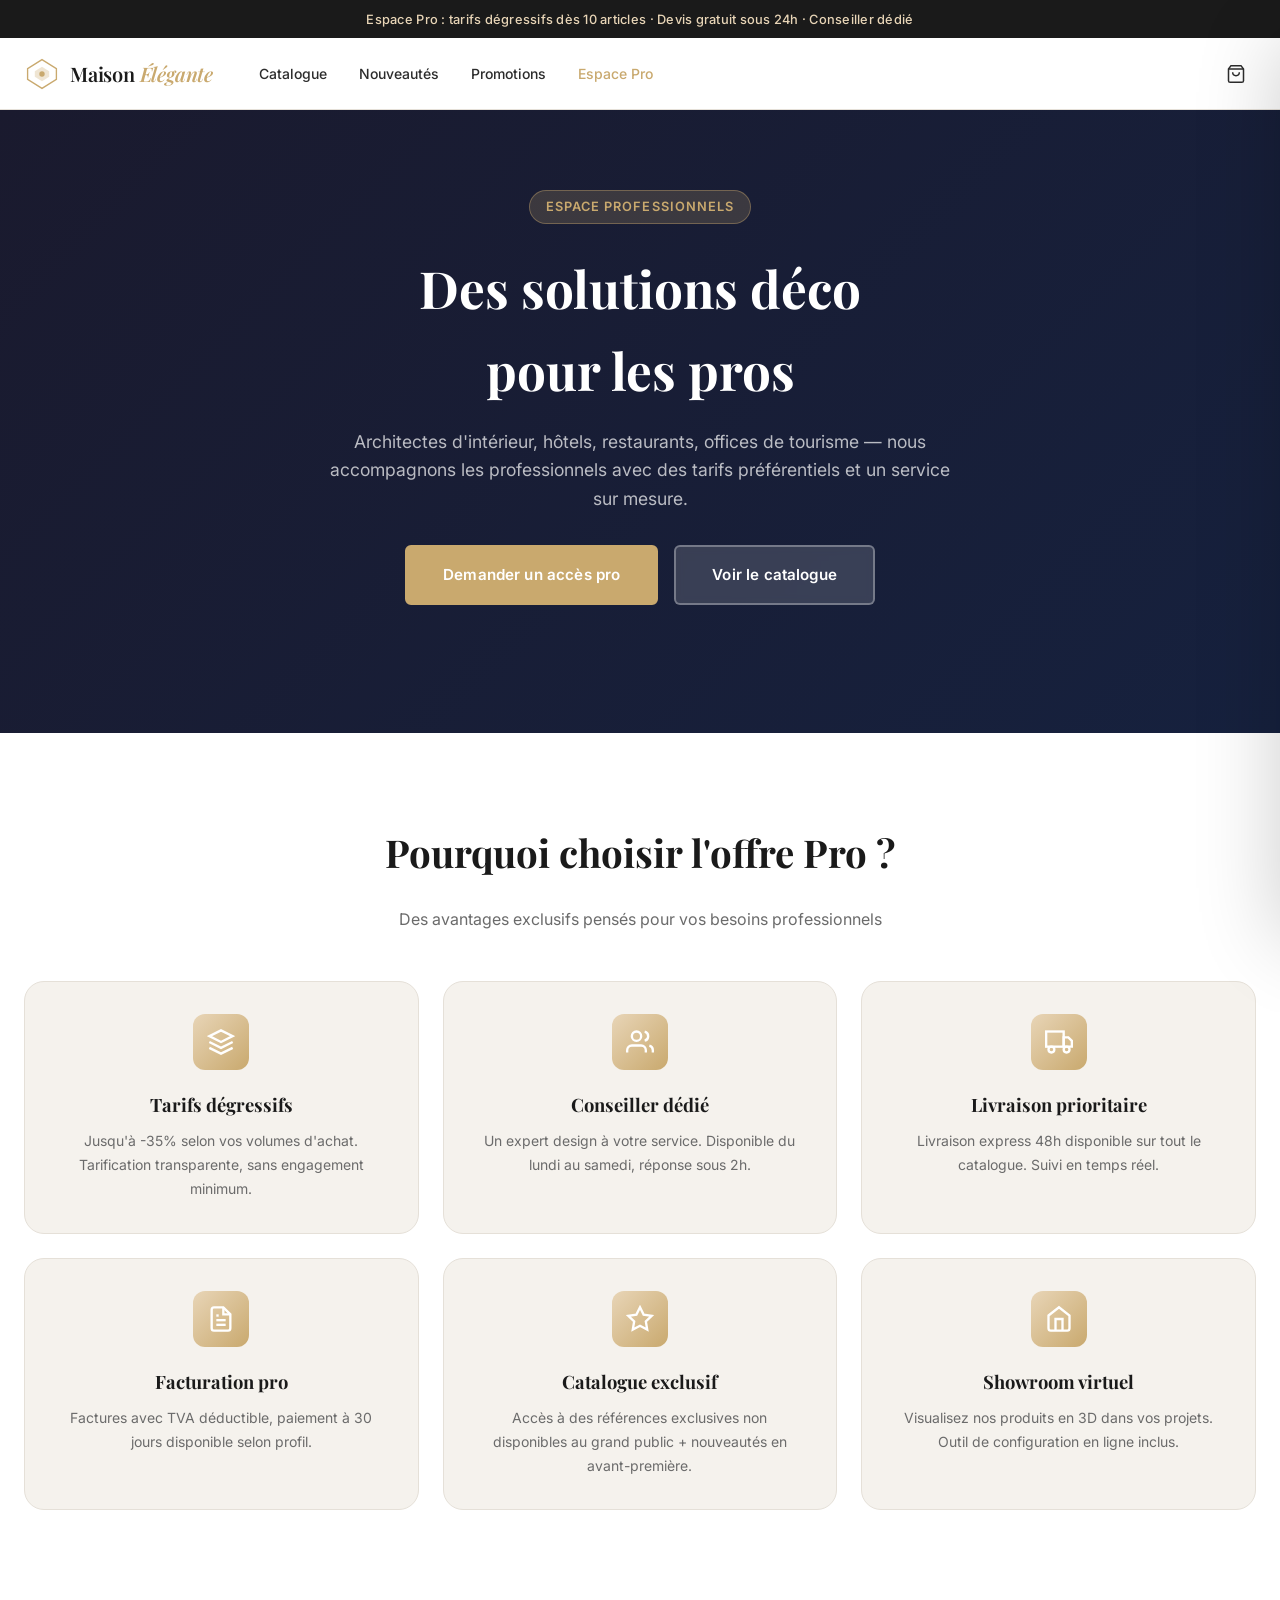
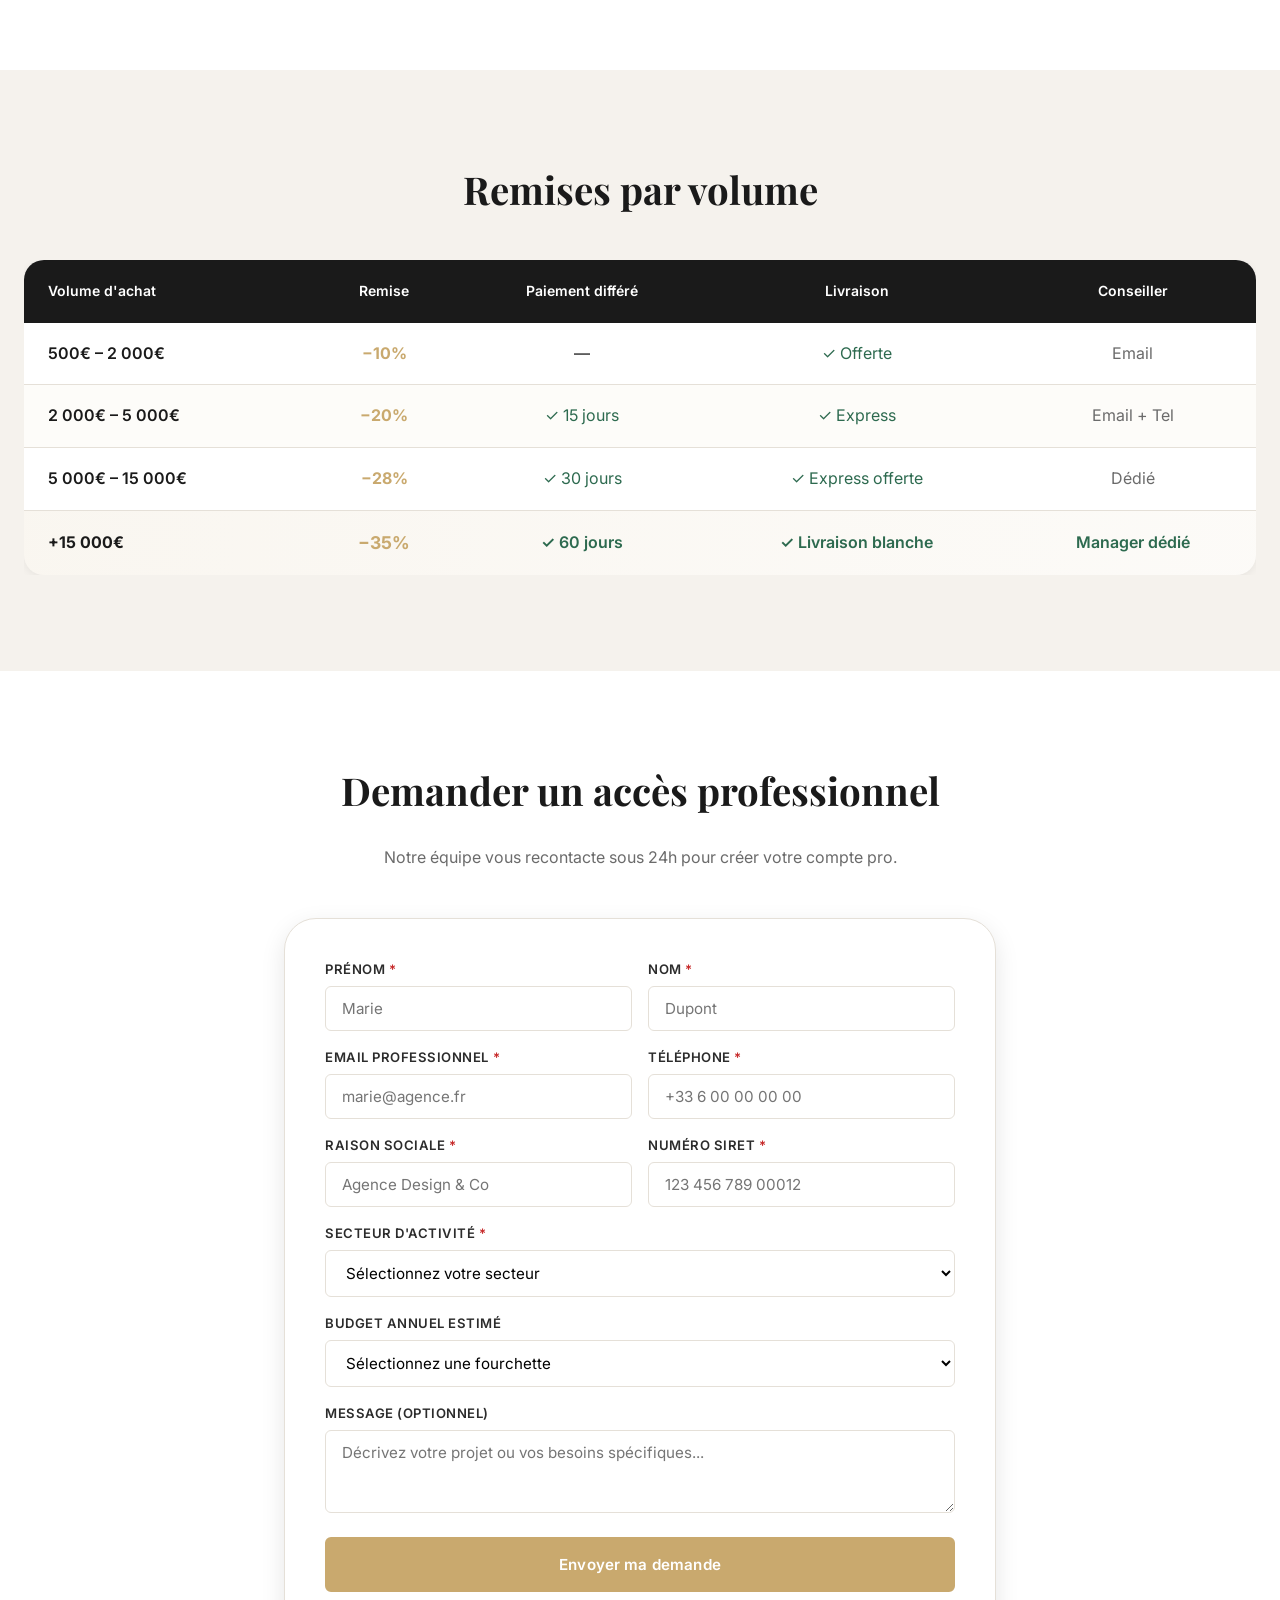
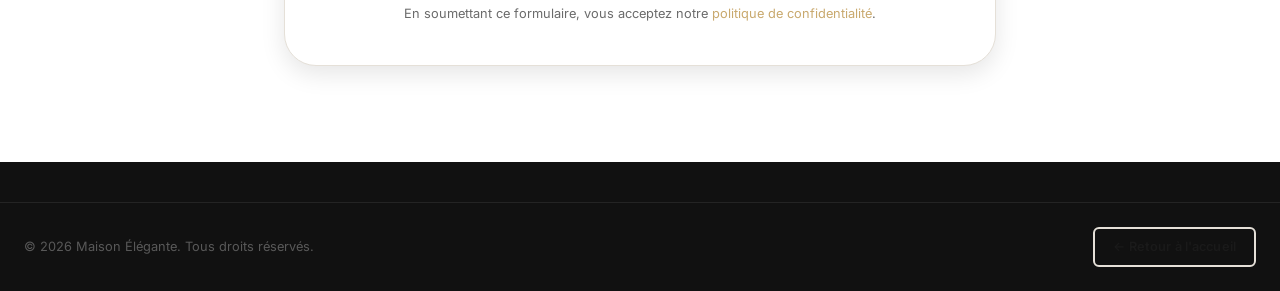
<file: pages/pro.html>
<!DOCTYPE html>
<html lang="fr">
<head>
  <meta charset="UTF-8" />
  <meta name="viewport" content="width=device-width, initial-scale=1.0" />
  <title>Espace Professionnels – Maison Élégante</title>
  <link rel="stylesheet" href="../css/style.css" />
  <link rel="stylesheet" href="../css/components.css" />
  <link href="https://fonts.googleapis.com/css2?family=Playfair+Display:ital,wght@0,400;0,600;0,700;1,400&family=Inter:wght@300;400;500;600&display=swap" rel="stylesheet" />
</head>
<body>

  <div class="announcement-bar">
    <p>Espace Pro : tarifs dégressifs dès 10 articles · Devis gratuit sous 24h · Conseiller dédié</p>
  </div>

  <header class="site-header" id="site-header">
    <div class="container header-inner">
      <a href="../index.html" class="logo">
        <svg class="logo-icon" viewBox="0 0 40 40" fill="none"><path d="M20 4L36 14V26L20 36L4 26V14L20 4Z" stroke="currentColor" stroke-width="1.5" fill="none"/><path d="M20 12L28 17V23L20 28L12 23V17L20 12Z" fill="currentColor" opacity="0.3"/><circle cx="20" cy="20" r="3" fill="currentColor"/></svg>
        <span class="logo-text">Maison <em>Élégante</em></span>
      </a>
      <nav class="main-nav" id="mainNav">
        <ul class="nav-list">
          <li class="nav-item"><a href="catalogue.html" class="nav-link">Catalogue</a></li>
          <li class="nav-item"><a href="nouveautes.html" class="nav-link">Nouveautés</a></li>
          <li class="nav-item"><a href="promotions.html" class="nav-link">Promotions</a></li>
          <li class="nav-item"><a href="pro.html" class="nav-link" style="color:var(--color-primary)">Espace Pro</a></li>
        </ul>
      </nav>
      <div class="header-actions">
        <button class="icon-btn cart-btn" id="cartBtn">
          <svg viewBox="0 0 24 24" fill="none" stroke="currentColor" stroke-width="1.8"><path d="M6 2 3 6v14a2 2 0 0 0 2 2h14a2 2 0 0 0 2-2V6l-3-4z"/><line x1="3" y1="6" x2="21" y2="6"/><path d="M16 10a4 4 0 0 1-8 0"/></svg>
          <span class="cart-badge" id="cartCount">0</span>
        </button>
      </div>
    </div>
  </header>

  <div class="cart-overlay" id="cartOverlay"></div>
  <aside class="cart-drawer" id="cartDrawer">
    <div class="cart-header"><h3>Mon Panier (<span id="cartItemCount">0</span>)</h3><button class="cart-close" id="cartClose">✕</button></div>
    <div class="cart-items" id="cartItems"></div>
    <div class="cart-footer" id="cartFooter" style="display:none;"><div class="cart-subtotal"><span>Sous-total</span><span id="cartTotal">0,00 €</span></div><a href="checkout.html" class="btn btn-primary btn-full">Passer commande</a></div>
  </aside>

  <main>
    <section class="pro-hero">
      <div class="container">
        <span class="hero-tag">Espace Professionnels</span>
        <h1>Des solutions déco<br />pour les pros</h1>
        <p>Architectes d'intérieur, hôtels, restaurants, offices de tourisme — nous accompagnons les professionnels avec des tarifs préférentiels et un service sur mesure.</p>
        <div class="hero-cta" style="justify-content:center; margin-top:0;">
          <a href="#pro-form" class="btn btn-primary btn-lg">Demander un accès pro</a>
          <a href="catalogue.html" class="btn btn-ghost btn-lg">Voir le catalogue</a>
        </div>
      </div>
    </section>

    <!-- PRO BENEFITS -->
    <section class="section">
      <div class="container">
        <div class="section-header centered">
          <h2 class="section-title">Pourquoi choisir l'offre Pro ?</h2>
          <p class="section-subtitle">Des avantages exclusifs pensés pour vos besoins professionnels</p>
        </div>
        <div class="pro-benefits">
          <div class="pro-benefit-card">
            <div class="pro-icon">
              <svg viewBox="0 0 24 24" fill="none" stroke="currentColor" stroke-width="2"><path d="M12 2L2 7l10 5 10-5-10-5z"/><path d="M2 17l10 5 10-5"/><path d="M2 12l10 5 10-5"/></svg>
            </div>
            <h3>Tarifs dégressifs</h3>
            <p>Jusqu'à -35% selon vos volumes d'achat. Tarification transparente, sans engagement minimum.</p>
          </div>
          <div class="pro-benefit-card">
            <div class="pro-icon">
              <svg viewBox="0 0 24 24" fill="none" stroke="currentColor" stroke-width="2"><path d="M17 21v-2a4 4 0 0 0-4-4H5a4 4 0 0 0-4 4v2"/><circle cx="9" cy="7" r="4"/><path d="M23 21v-2a4 4 0 0 0-3-3.87"/><path d="M16 3.13a4 4 0 0 1 0 7.75"/></svg>
            </div>
            <h3>Conseiller dédié</h3>
            <p>Un expert design à votre service. Disponible du lundi au samedi, réponse sous 2h.</p>
          </div>
          <div class="pro-benefit-card">
            <div class="pro-icon">
              <svg viewBox="0 0 24 24" fill="none" stroke="currentColor" stroke-width="2"><rect x="1" y="3" width="15" height="13"/><polygon points="16 8 20 8 23 11 23 16 16 16 16 8"/><circle cx="5.5" cy="18.5" r="2.5"/><circle cx="18.5" cy="18.5" r="2.5"/></svg>
            </div>
            <h3>Livraison prioritaire</h3>
            <p>Livraison express 48h disponible sur tout le catalogue. Suivi en temps réel.</p>
          </div>
          <div class="pro-benefit-card">
            <div class="pro-icon">
              <svg viewBox="0 0 24 24" fill="none" stroke="currentColor" stroke-width="2"><path d="M14 2H6a2 2 0 0 0-2 2v16a2 2 0 0 0 2 2h12a2 2 0 0 0 2-2V8z"/><polyline points="14 2 14 8 20 8"/><line x1="16" y1="13" x2="8" y2="13"/><line x1="16" y1="17" x2="8" y2="17"/><polyline points="10 9 9 9 8 9"/></svg>
            </div>
            <h3>Facturation pro</h3>
            <p>Factures avec TVA déductible, paiement à 30 jours disponible selon profil.</p>
          </div>
          <div class="pro-benefit-card">
            <div class="pro-icon">
              <svg viewBox="0 0 24 24" fill="none" stroke="currentColor" stroke-width="2"><polygon points="12 2 15.09 8.26 22 9.27 17 14.14 18.18 21.02 12 17.77 5.82 21.02 7 14.14 2 9.27 8.91 8.26 12 2"/></svg>
            </div>
            <h3>Catalogue exclusif</h3>
            <p>Accès à des références exclusives non disponibles au grand public + nouveautés en avant-première.</p>
          </div>
          <div class="pro-benefit-card">
            <div class="pro-icon">
              <svg viewBox="0 0 24 24" fill="none" stroke="currentColor" stroke-width="2"><path d="M3 9l9-7 9 7v11a2 2 0 0 1-2 2H5a2 2 0 0 1-2-2z"/><polyline points="9 22 9 12 15 12 15 22"/></svg>
            </div>
            <h3>Showroom virtuel</h3>
            <p>Visualisez nos produits en 3D dans vos projets. Outil de configuration en ligne inclus.</p>
          </div>
        </div>
      </div>
    </section>

    <!-- PRICING TABLE -->
    <section class="section" style="background:var(--color-light);">
      <div class="container">
        <div class="section-header centered">
          <h2 class="section-title">Remises par volume</h2>
        </div>
        <div style="overflow-x:auto;">
          <table style="width:100%;border-collapse:collapse;background:white;border-radius:var(--radius-lg);overflow:hidden;box-shadow:var(--shadow-sm);">
            <thead>
              <tr style="background:var(--color-dark);color:white;">
                <th style="padding:20px 24px;text-align:left;font-weight:600;font-size:.875rem;">Volume d'achat</th>
                <th style="padding:20px 24px;text-align:center;font-weight:600;font-size:.875rem;">Remise</th>
                <th style="padding:20px 24px;text-align:center;font-weight:600;font-size:.875rem;">Paiement différé</th>
                <th style="padding:20px 24px;text-align:center;font-weight:600;font-size:.875rem;">Livraison</th>
                <th style="padding:20px 24px;text-align:center;font-weight:600;font-size:.875rem;">Conseiller</th>
              </tr>
            </thead>
            <tbody>
              <tr style="border-bottom:1px solid var(--color-border);">
                <td style="padding:18px 24px;font-weight:600;">500€ – 2 000€</td>
                <td style="padding:18px 24px;text-align:center;color:var(--color-primary);font-weight:700;">−10%</td>
                <td style="padding:18px 24px;text-align:center;">—</td>
                <td style="padding:18px 24px;text-align:center;color:var(--color-success);">✓ Offerte</td>
                <td style="padding:18px 24px;text-align:center;color:var(--color-medium);">Email</td>
              </tr>
              <tr style="border-bottom:1px solid var(--color-border);background:rgba(201,169,110,.04);">
                <td style="padding:18px 24px;font-weight:600;">2 000€ – 5 000€</td>
                <td style="padding:18px 24px;text-align:center;color:var(--color-primary);font-weight:700;">−20%</td>
                <td style="padding:18px 24px;text-align:center;color:var(--color-success);">✓ 15 jours</td>
                <td style="padding:18px 24px;text-align:center;color:var(--color-success);">✓ Express</td>
                <td style="padding:18px 24px;text-align:center;color:var(--color-medium);">Email + Tel</td>
              </tr>
              <tr style="border-bottom:1px solid var(--color-border);">
                <td style="padding:18px 24px;font-weight:600;">5 000€ – 15 000€</td>
                <td style="padding:18px 24px;text-align:center;color:var(--color-primary);font-weight:700;">−28%</td>
                <td style="padding:18px 24px;text-align:center;color:var(--color-success);">✓ 30 jours</td>
                <td style="padding:18px 24px;text-align:center;color:var(--color-success);">✓ Express offerte</td>
                <td style="padding:18px 24px;text-align:center;color:var(--color-medium);">Dédié</td>
              </tr>
              <tr style="background:linear-gradient(90deg, rgba(201,169,110,.1), rgba(201,169,110,.05));">
                <td style="padding:18px 24px;font-weight:700;">+15 000€</td>
                <td style="padding:18px 24px;text-align:center;color:var(--color-primary);font-weight:700;font-size:1.1rem;">−35%</td>
                <td style="padding:18px 24px;text-align:center;color:var(--color-success);font-weight:600;">✓ 60 jours</td>
                <td style="padding:18px 24px;text-align:center;color:var(--color-success);font-weight:600;">✓ Livraison blanche</td>
                <td style="padding:18px 24px;text-align:center;color:var(--color-success);font-weight:600;">Manager dédié</td>
              </tr>
            </tbody>
          </table>
        </div>
      </div>
    </section>

    <!-- PRO FORM -->
    <section class="section" id="pro-form">
      <div class="container" style="max-width:760px;">
        <div class="section-header centered">
          <h2 class="section-title">Demander un accès professionnel</h2>
          <p class="section-subtitle">Notre équipe vous recontacte sous 24h pour créer votre compte pro.</p>
        </div>

        <form id="proForm" novalidate style="background:white;padding:40px;border-radius:var(--radius-xl);box-shadow:var(--shadow-md);border:1px solid var(--color-border);">
          <div class="form-grid form-grid-2" style="margin-bottom:16px;">
            <div class="form-group">
              <label class="form-label required">Prénom</label>
              <input type="text" class="form-input" placeholder="Marie" required />
            </div>
            <div class="form-group">
              <label class="form-label required">Nom</label>
              <input type="text" class="form-input" placeholder="Dupont" required />
            </div>
          </div>
          <div class="form-grid form-grid-2" style="margin-bottom:16px;">
            <div class="form-group">
              <label class="form-label required">Email professionnel</label>
              <input type="email" class="form-input" placeholder="marie@agence.fr" required />
            </div>
            <div class="form-group">
              <label class="form-label required">Téléphone</label>
              <input type="tel" class="form-input" placeholder="+33 6 00 00 00 00" />
            </div>
          </div>
          <div class="form-grid form-grid-2" style="margin-bottom:16px;">
            <div class="form-group">
              <label class="form-label required">Raison sociale</label>
              <input type="text" class="form-input" placeholder="Agence Design & Co" required />
            </div>
            <div class="form-group">
              <label class="form-label required">Numéro SIRET</label>
              <input type="text" class="form-input" placeholder="123 456 789 00012" required />
            </div>
          </div>
          <div class="form-group" style="margin-bottom:16px;">
            <label class="form-label required">Secteur d'activité</label>
            <select class="form-select" required>
              <option value="">Sélectionnez votre secteur</option>
              <option>Architecture d'intérieur</option>
              <option>Hôtellerie / Restauration</option>
              <option>Immobilier / Home staging</option>
              <option>Décoration événementielle</option>
              <option>Commerce de détail</option>
              <option>Autre</option>
            </select>
          </div>
          <div class="form-group" style="margin-bottom:16px;">
            <label class="form-label">Budget annuel estimé</label>
            <select class="form-select">
              <option value="">Sélectionnez une fourchette</option>
              <option>Moins de 2 000€</option>
              <option>2 000€ – 5 000€</option>
              <option>5 000€ – 15 000€</option>
              <option>Plus de 15 000€</option>
            </select>
          </div>
          <div class="form-group" style="margin-bottom:24px;">
            <label class="form-label">Message (optionnel)</label>
            <textarea class="form-textarea" rows="3" placeholder="Décrivez votre projet ou vos besoins spécifiques..."></textarea>
          </div>
          <button type="submit" class="btn btn-primary btn-full btn-lg" id="proSubmit">Envoyer ma demande</button>
          <p style="text-align:center;margin-top:12px;font-size:.8rem;color:var(--color-medium);">En soumettant ce formulaire, vous acceptez notre <a href="confidentialite.html" style="color:var(--color-primary);">politique de confidentialité</a>.</p>
          <div class="alert alert-success" id="proSuccess" style="display:none;margin-top:16px;">
            <svg viewBox="0 0 24 24" fill="none" stroke="currentColor" stroke-width="2"><polyline points="20 6 9 17 4 12"/></svg>
            Merci ! Votre demande a bien été envoyée. Notre équipe vous contactera dans les 24h.
          </div>
        </form>
      </div>
    </section>
  </main>

  <footer class="site-footer" style="padding-top:40px;">
    <div class="footer-bottom">
      <div class="container footer-bottom-inner">
        <p>© 2026 Maison Élégante. Tous droits réservés.</p>
        <a href="../index.html" class="btn btn-outline btn-sm">← Retour à l'accueil</a>
      </div>
    </div>
  </footer>

  <script src="../js/products.js"></script>
  <script src="../js/cart.js"></script>
  <script src="../js/app.js"></script>
  <script>
    document.getElementById('proForm')?.addEventListener('submit', e => {
      e.preventDefault();
      const btn = document.getElementById('proSubmit');
      btn.textContent = 'Envoi en cours...';
      btn.disabled = true;
      setTimeout(() => {
        document.getElementById('proSuccess').style.display = 'flex';
        btn.style.display = 'none';
      }, 1500);
    });
  </script>
</body>
</html>
</file>
<file: css/style.css>
/* ===== RESET & BASE ===== */
*, *::before, *::after { box-sizing: border-box; margin: 0; padding: 0; }

:root {
  --color-primary: #c9a96e;
  --color-primary-dark: #a07840;
  --color-primary-light: #e8d5b7;
  --color-dark: #1a1a1a;
  --color-dark-2: #2c2c2c;
  --color-medium: #6b6b6b;
  --color-light: #f5f2ed;
  --color-white: #ffffff;
  --color-border: #e5e0d8;
  --color-success: #2d6a4f;
  --color-error: #c62828;

  --font-display: 'Playfair Display', Georgia, serif;
  --font-body: 'Inter', system-ui, -apple-system, sans-serif;

  --radius-sm: 6px;
  --radius-md: 12px;
  --radius-lg: 20px;
  --radius-xl: 32px;

  --shadow-sm: 0 2px 8px rgba(0,0,0,0.06);
  --shadow-md: 0 8px 24px rgba(0,0,0,0.10);
  --shadow-lg: 0 20px 60px rgba(0,0,0,0.15);
  --shadow-xl: 0 40px 80px rgba(0,0,0,0.20);

  --transition: 0.3s cubic-bezier(0.4, 0, 0.2, 1);
  --transition-fast: 0.15s ease;

  --header-height: 72px;
  --announcement-height: 38px;
}

html { scroll-behavior: smooth; font-size: 16px; }

body {
  font-family: var(--font-body);
  color: var(--color-dark);
  background: var(--color-white);
  line-height: 1.6;
  overflow-x: hidden;
}

img { max-width: 100%; display: block; }
a { color: inherit; text-decoration: none; }
button { cursor: pointer; border: none; background: none; font-family: inherit; }
ul { list-style: none; }

.container {
  max-width: 1280px;
  margin: 0 auto;
  padding: 0 24px;
}

/* ===== ANNOUNCEMENT BAR ===== */
.announcement-bar {
  background: var(--color-dark);
  color: var(--color-primary-light);
  text-align: center;
  padding: 10px 16px;
  font-size: 0.8rem;
  font-weight: 500;
  letter-spacing: 0.02em;
  height: var(--announcement-height);
}

/* ===== HEADER ===== */
.site-header {
  position: sticky;
  top: 0;
  z-index: 1000;
  background: rgba(255,255,255,0.97);
  backdrop-filter: blur(12px);
  -webkit-backdrop-filter: blur(12px);
  border-bottom: 1px solid var(--color-border);
  transition: box-shadow var(--transition);
  height: var(--header-height);
}

.site-header.scrolled { box-shadow: var(--shadow-md); }

.header-inner {
  display: flex;
  align-items: center;
  gap: 32px;
  height: var(--header-height);
}

/* LOGO */
.logo {
  display: flex;
  align-items: center;
  gap: 10px;
  flex-shrink: 0;
  color: var(--color-dark);
}

.logo-icon { width: 36px; height: 36px; color: var(--color-primary); }

.logo-text {
  font-family: var(--font-display);
  font-size: 1.25rem;
  font-weight: 600;
  letter-spacing: -0.01em;
  white-space: nowrap;
}
.logo-text em { font-style: italic; color: var(--color-primary); }

/* NAV */
.main-nav { flex: 1; }
.nav-list { display: flex; align-items: center; gap: 4px; }

.nav-link {
  display: block;
  padding: 8px 14px;
  font-size: 0.875rem;
  font-weight: 500;
  color: var(--color-dark-2);
  border-radius: var(--radius-sm);
  transition: color var(--transition-fast), background var(--transition-fast);
  white-space: nowrap;
}
.nav-link:hover { color: var(--color-primary); background: var(--color-light); }

/* MEGA MENU */
.nav-item.has-dropdown { position: relative; }

.mega-menu {
  position: absolute;
  top: calc(100% + 8px);
  left: 50%;
  transform: translateX(-50%) translateY(-8px);
  width: 800px;
  background: var(--color-white);
  border-radius: var(--radius-lg);
  box-shadow: var(--shadow-xl);
  border: 1px solid var(--color-border);
  padding: 32px 0;
  opacity: 0;
  visibility: hidden;
  transition: opacity var(--transition), transform var(--transition), visibility var(--transition);
  pointer-events: none;
}

.nav-item.has-dropdown:hover .mega-menu {
  opacity: 1;
  visibility: visible;
  transform: translateX(-50%) translateY(0);
  pointer-events: all;
}

.mega-menu-inner {
  display: grid;
  grid-template-columns: repeat(4, 1fr);
  gap: 24px;
}

.mega-col h4 {
  font-family: var(--font-display);
  font-size: 0.9rem;
  font-weight: 600;
  color: var(--color-dark);
  margin-bottom: 12px;
  padding-bottom: 8px;
  border-bottom: 1px solid var(--color-border);
}

.mega-col ul li { margin-bottom: 6px; }
.mega-col ul li a {
  font-size: 0.85rem;
  color: var(--color-medium);
  transition: color var(--transition-fast);
  display: block;
  padding: 2px 0;
}
.mega-col ul li a:hover { color: var(--color-primary); }

.mega-featured .mega-promo {
  background: var(--color-light);
  border-radius: var(--radius-md);
  padding: 20px;
}
.mega-promo .badge {
  display: inline-block;
  background: var(--color-primary);
  color: white;
  font-size: 0.7rem;
  font-weight: 600;
  padding: 3px 10px;
  border-radius: 20px;
  margin-bottom: 8px;
  text-transform: uppercase;
  letter-spacing: 0.05em;
}
.mega-promo h4 { border: none; font-size: 0.95rem; margin-bottom: 6px; }
.mega-promo p { font-size: 0.8rem; color: var(--color-medium); margin-bottom: 14px; }

/* HEADER ACTIONS */
.header-actions { display: flex; align-items: center; gap: 4px; margin-left: auto; }

.icon-btn {
  width: 40px; height: 40px;
  display: flex; align-items: center; justify-content: center;
  border-radius: var(--radius-sm);
  color: var(--color-dark-2);
  transition: background var(--transition-fast), color var(--transition-fast);
  position: relative;
}
.icon-btn svg { width: 20px; height: 20px; }
.icon-btn:hover { background: var(--color-light); color: var(--color-primary); }

.cart-badge {
  position: absolute;
  top: 4px; right: 4px;
  background: var(--color-primary);
  color: white;
  font-size: 0.65rem;
  font-weight: 700;
  width: 16px; height: 16px;
  border-radius: 50%;
  display: flex; align-items: center; justify-content: center;
  opacity: 0;
  transform: scale(0);
  transition: all var(--transition-fast);
}
.cart-badge.visible { opacity: 1; transform: scale(1); }

.mobile-menu-btn {
  display: none;
  flex-direction: column;
  gap: 5px;
  width: 40px; height: 40px;
  align-items: center; justify-content: center;
  border-radius: var(--radius-sm);
}
.mobile-menu-btn span {
  width: 22px; height: 2px;
  background: var(--color-dark);
  border-radius: 2px;
  transition: var(--transition);
  display: block;
}

/* SEARCH PANEL */
.search-panel {
  position: absolute;
  top: var(--header-height);
  left: 0; right: 0;
  background: white;
  border-bottom: 1px solid var(--color-border);
  padding: 20px 0;
  box-shadow: var(--shadow-md);
  transform: translateY(-110%);
  transition: transform var(--transition);
  z-index: 999;
}
.search-panel.open { transform: translateY(0); }
.search-panel .container { position: relative; }

.search-input {
  width: 100%;
  padding: 14px 50px 14px 20px;
  font-size: 1rem;
  border: 2px solid var(--color-border);
  border-radius: var(--radius-md);
  outline: none;
  font-family: var(--font-body);
  transition: border-color var(--transition-fast);
}
.search-input:focus { border-color: var(--color-primary); }

.search-close {
  position: absolute;
  right: 8px; top: 50%;
  transform: translateY(-50%);
  font-size: 1.2rem;
  color: var(--color-medium);
  padding: 8px;
}

/* ===== BUTTONS ===== */
.btn {
  display: inline-flex; align-items: center; justify-content: center; gap: 8px;
  padding: 12px 28px;
  font-family: var(--font-body);
  font-size: 0.875rem;
  font-weight: 600;
  border-radius: var(--radius-sm);
  transition: all var(--transition-fast);
  cursor: pointer;
  border: 2px solid transparent;
  letter-spacing: 0.01em;
  white-space: nowrap;
}

.btn-primary {
  background: var(--color-primary);
  color: white;
  border-color: var(--color-primary);
}
.btn-primary:hover {
  background: var(--color-primary-dark);
  border-color: var(--color-primary-dark);
  transform: translateY(-1px);
  box-shadow: 0 8px 24px rgba(201,169,110,0.35);
}

.btn-outline {
  background: transparent;
  color: var(--color-dark);
  border-color: var(--color-border);
}
.btn-outline:hover {
  border-color: var(--color-primary);
  color: var(--color-primary);
  transform: translateY(-1px);
}

.btn-ghost {
  background: rgba(255,255,255,0.15);
  color: white;
  border-color: rgba(255,255,255,0.3);
  backdrop-filter: blur(4px);
}
.btn-ghost:hover { background: rgba(255,255,255,0.25); border-color: rgba(255,255,255,0.5); }

.btn-lg { padding: 16px 36px; font-size: 0.95rem; }
.btn-sm { padding: 8px 18px; font-size: 0.8rem; }
.btn-full { width: 100%; }

/* ===== HERO ===== */
.hero { min-height: calc(100vh - var(--header-height) - var(--announcement-height)); display: flex; }
.hero-slider { flex: 1; }
.hero-slide { min-height: calc(100vh - var(--header-height) - var(--announcement-height)); display: flex; align-items: stretch; position: relative; overflow: hidden; }

.hero-content {
  display: grid;
  grid-template-columns: 1fr 1fr;
  align-items: center;
  gap: 64px;
  padding-top: 60px;
  padding-bottom: 60px;
  width: 100%;
}

.hero-text { color: white; }

.hero-tag {
  display: inline-block;
  background: rgba(201,169,110,0.2);
  border: 1px solid rgba(201,169,110,0.4);
  color: var(--color-primary);
  font-size: 0.8rem;
  font-weight: 600;
  padding: 6px 16px;
  border-radius: 20px;
  margin-bottom: 24px;
  text-transform: uppercase;
  letter-spacing: 0.08em;
}

.hero-title {
  font-family: var(--font-display);
  font-size: clamp(2.5rem, 5vw, 4.5rem);
  line-height: 1.1;
  font-weight: 700;
  margin-bottom: 24px;
  color: white;
}
.hero-title em { font-style: italic; color: var(--color-primary); }

.hero-desc {
  font-size: 1.1rem;
  color: rgba(255,255,255,0.75);
  margin-bottom: 36px;
  line-height: 1.7;
  max-width: 480px;
}

.hero-cta { display: flex; gap: 16px; flex-wrap: wrap; margin-bottom: 48px; }

.hero-stats {
  display: flex;
  gap: 32px;
  padding-top: 24px;
  border-top: 1px solid rgba(255,255,255,0.15);
}
.stat strong {
  display: block;
  font-size: 1.5rem;
  font-weight: 700;
  color: var(--color-primary);
  font-family: var(--font-display);
}
.stat span { font-size: 0.8rem; color: rgba(255,255,255,0.6); }

/* HERO VISUAL */
.hero-visual {
  display: flex;
  justify-content: center;
  align-items: center;
  position: relative;
}

.hero-card-stack { position: relative; width: 320px; height: 400px; }

.product-card-hero {
  position: absolute;
  border-radius: var(--radius-lg);
  overflow: hidden;
  box-shadow: var(--shadow-xl);
}

.card-front { width: 260px; height: 340px; bottom: 0; right: 0; z-index: 3; }
.card-mid { width: 220px; height: 300px; top: 20px; left: 20px; z-index: 2; transform: rotate(-5deg); }
.card-back { width: 200px; height: 280px; top: 0; left: 0; z-index: 1; transform: rotate(-10deg); }

.card-img-placeholder {
  width: 100%; height: 80%;
  display: flex; align-items: center; justify-content: center;
}

.vase-illustration { width: 80%; height: 80%; }
.vase-illustration svg { width: 100%; height: 100%; }

.hero-card-info {
  height: 20%;
  padding: 12px 16px;
  background: white;
  display: flex;
  justify-content: space-between;
  align-items: center;
  font-size: 0.85rem;
}
.hero-card-info span { color: var(--color-medium); }
.hero-card-info strong { color: var(--color-primary); }

/* SCROLL INDICATOR */
.hero-scroll-indicator {
  position: absolute;
  bottom: 32px;
  left: 50%;
  transform: translateX(-50%);
  display: flex;
  flex-direction: column;
  align-items: center;
  gap: 8px;
  color: rgba(255,255,255,0.5);
  font-size: 0.75rem;
  letter-spacing: 0.1em;
  text-transform: uppercase;
}

.scroll-arrow {
  width: 24px; height: 24px;
  border-right: 2px solid rgba(255,255,255,0.4);
  border-bottom: 2px solid rgba(255,255,255,0.4);
  transform: rotate(45deg);
  animation: scrollBounce 2s infinite;
}

@keyframes scrollBounce {
  0%, 100% { transform: rotate(45deg) translateY(0); }
  50% { transform: rotate(45deg) translateY(4px); }
}

/* ===== TRUST BAR ===== */
.trust-bar {
  background: var(--color-light);
  padding: 28px 0;
  border-top: 1px solid var(--color-border);
  border-bottom: 1px solid var(--color-border);
}

.trust-grid {
  display: grid;
  grid-template-columns: repeat(4, 1fr);
  gap: 24px;
}

.trust-item {
  display: flex;
  align-items: center;
  gap: 16px;
}
.trust-item svg { width: 28px; height: 28px; color: var(--color-primary); flex-shrink: 0; }
.trust-item strong { display: block; font-size: 0.875rem; font-weight: 600; margin-bottom: 2px; }
.trust-item span { font-size: 0.8rem; color: var(--color-medium); }

/* ===== SECTIONS ===== */
.section { padding: 96px 0; }

.section-header {
  display: flex;
  justify-content: space-between;
  align-items: flex-end;
  margin-bottom: 48px;
  gap: 24px;
}
.section-header.centered { flex-direction: column; align-items: center; text-align: center; }

.section-tag {
  display: block;
  color: var(--color-primary);
  font-size: 0.8rem;
  font-weight: 600;
  text-transform: uppercase;
  letter-spacing: 0.1em;
  margin-bottom: 12px;
}

.section-title {
  font-family: var(--font-display);
  font-size: clamp(1.75rem, 3vw, 2.75rem);
  font-weight: 700;
  color: var(--color-dark);
  line-height: 1.2;
}

.section-subtitle {
  color: var(--color-medium);
  font-size: 1rem;
  margin-top: 8px;
  max-width: 560px;
}

/* TABS */
.section-nav { display: flex; gap: 8px; flex-shrink: 0; }
.tab-btn {
  padding: 8px 18px;
  font-size: 0.85rem;
  font-weight: 500;
  color: var(--color-medium);
  border-radius: 20px;
  border: 2px solid var(--color-border);
  transition: all var(--transition-fast);
}
.tab-btn.active {
  background: var(--color-dark);
  color: white;
  border-color: var(--color-dark);
}
.tab-btn:hover:not(.active) { border-color: var(--color-primary); color: var(--color-primary); }

/* ===== CATEGORIES ===== */
.categories-section { background: white; }

.categories-grid {
  display: grid;
  grid-template-columns: 2fr 1fr 1fr;
  grid-template-rows: repeat(2, 220px);
  gap: 16px;
}

.category-card {
  position: relative;
  overflow: hidden;
  border-radius: var(--radius-lg);
  display: flex;
  align-items: flex-end;
  transition: transform var(--transition);
}
.category-card:hover { transform: translateY(-4px); }
.category-card:hover .category-bg { transform: scale(1.05); }

.category-large { grid-row: span 2; }

.category-bg {
  position: absolute;
  inset: 0;
  transition: transform var(--transition);
}

.category-content {
  position: relative;
  z-index: 2;
  padding: 28px;
  color: white;
  background: linear-gradient(transparent, rgba(0,0,0,0.6));
  width: 100%;
}

.category-count {
  font-size: 0.75rem;
  color: rgba(255,255,255,0.6);
  font-weight: 500;
  display: block;
  margin-bottom: 4px;
}

.category-content h3 {
  font-family: var(--font-display);
  font-size: 1.4rem;
  font-weight: 700;
  margin-bottom: 4px;
}

.category-large .category-content h3 { font-size: 2rem; }

.category-content p {
  font-size: 0.85rem;
  color: rgba(255,255,255,0.75);
  margin-bottom: 12px;
}

.category-link {
  font-size: 0.85rem;
  font-weight: 600;
  color: var(--color-primary);
  transition: gap var(--transition-fast);
}

/* ===== PRODUCTS GRID ===== */
.products-grid {
  display: grid;
  grid-template-columns: repeat(4, 1fr);
  gap: 24px;
  margin-bottom: 48px;
}

.product-card {
  background: white;
  border-radius: var(--radius-md);
  overflow: hidden;
  border: 1px solid var(--color-border);
  transition: box-shadow var(--transition), transform var(--transition);
  position: relative;
}
.product-card:hover { box-shadow: var(--shadow-md); transform: translateY(-4px); }

.product-img-wrap {
  position: relative;
  padding-top: 100%;
  overflow: hidden;
  background: var(--color-light);
}

.product-img-placeholder {
  position: absolute;
  inset: 0;
  display: flex;
  align-items: center;
  justify-content: center;
  font-size: 3rem;
  transition: transform var(--transition);
}
.product-card:hover .product-img-placeholder { transform: scale(1.05); }

.product-badges {
  position: absolute;
  top: 12px;
  left: 12px;
  display: flex;
  flex-direction: column;
  gap: 6px;
  z-index: 2;
}

.badge-new, .badge-sale, .badge-popular {
  padding: 4px 10px;
  border-radius: 20px;
  font-size: 0.7rem;
  font-weight: 700;
  text-transform: uppercase;
  letter-spacing: 0.05em;
}
.badge-new { background: var(--color-success); color: white; }
.badge-sale { background: #e53935; color: white; }
.badge-popular { background: var(--color-primary); color: white; }

.product-actions {
  position: absolute;
  top: 12px; right: 12px;
  display: flex;
  flex-direction: column;
  gap: 8px;
  opacity: 0;
  transform: translateX(8px);
  transition: all var(--transition);
  z-index: 2;
}
.product-card:hover .product-actions { opacity: 1; transform: translateX(0); }

.action-btn {
  width: 36px; height: 36px;
  background: white;
  border-radius: 50%;
  display: flex; align-items: center; justify-content: center;
  box-shadow: var(--shadow-sm);
  transition: all var(--transition-fast);
  color: var(--color-dark-2);
}
.action-btn svg { width: 16px; height: 16px; }
.action-btn:hover { background: var(--color-primary); color: white; transform: scale(1.1); }

.product-info { padding: 16px; }

.product-category {
  font-size: 0.75rem;
  color: var(--color-medium);
  text-transform: uppercase;
  letter-spacing: 0.06em;
  font-weight: 500;
  margin-bottom: 6px;
}

.product-name {
  font-family: var(--font-display);
  font-size: 1rem;
  font-weight: 600;
  margin-bottom: 8px;
  line-height: 1.3;
  color: var(--color-dark);
}

.product-rating { display: flex; align-items: center; gap: 6px; margin-bottom: 10px; }
.stars-small { color: #f4a435; font-size: 0.75rem; }
.rating-count { font-size: 0.75rem; color: var(--color-medium); }

.product-price { display: flex; align-items: center; gap: 10px; margin-bottom: 14px; }
.price-current { font-size: 1.1rem; font-weight: 700; color: var(--color-dark); }
.price-original { font-size: 0.9rem; color: var(--color-medium); text-decoration: line-through; }
.price-discount { font-size: 0.75rem; font-weight: 700; color: #e53935; }

.btn-add-cart {
  width: 100%;
  padding: 10px;
  font-size: 0.85rem;
  font-weight: 600;
  background: var(--color-dark);
  color: white;
  border-radius: var(--radius-sm);
  transition: background var(--transition-fast), transform var(--transition-fast);
}
.btn-add-cart:hover { background: var(--color-primary); transform: translateY(-1px); }

/* ===== PROMO BANNER ===== */
.promo-banner {
  background: linear-gradient(135deg, #1a1a2e 0%, #0f3460 100%);
  padding: 80px 0;
  overflow: hidden;
}

.promo-inner {
  display: grid;
  grid-template-columns: 1fr 1fr;
  align-items: center;
  gap: 64px;
}

.promo-text { color: white; }
.promo-tag {
  display: inline-block;
  background: rgba(201,169,110,0.2);
  border: 1px solid rgba(201,169,110,0.4);
  color: var(--color-primary);
  font-size: 0.75rem;
  font-weight: 700;
  padding: 5px 14px;
  border-radius: 20px;
  margin-bottom: 16px;
  text-transform: uppercase;
  letter-spacing: 0.08em;
}
.promo-text h2 {
  font-family: var(--font-display);
  font-size: clamp(1.75rem, 3vw, 2.5rem);
  font-weight: 700;
  margin-bottom: 16px;
  line-height: 1.2;
}
.promo-text h2 strong { color: var(--color-primary); font-size: 1.2em; }
.promo-text p { color: rgba(255,255,255,0.7); margin-bottom: 32px; font-size: 1rem; line-height: 1.7; }

.promo-visual { position: relative; display: flex; justify-content: center; }

.promo-shapes { position: absolute; inset: 0; }
.shape { position: absolute; border-radius: 50%; opacity: 0.1; }
.shape-1 { width: 300px; height: 300px; background: var(--color-primary); top: -100px; right: -80px; }
.shape-2 { width: 200px; height: 200px; background: #4facfe; bottom: -50px; left: 20px; }
.shape-3 { width: 120px; height: 120px; background: var(--color-primary); top: 50%; left: 50%; transform: translate(-50%,-50%); }

.countdown {
  position: relative;
  z-index: 2;
  display: flex;
  align-items: center;
  gap: 12px;
}

.countdown-item {
  background: rgba(255,255,255,0.1);
  backdrop-filter: blur(10px);
  border: 1px solid rgba(255,255,255,0.15);
  border-radius: var(--radius-md);
  padding: 20px 24px;
  text-align: center;
  min-width: 80px;
}

.countdown-item span {
  display: block;
  font-size: 2rem;
  font-weight: 700;
  color: var(--color-primary);
  font-family: var(--font-display);
  line-height: 1;
  margin-bottom: 4px;
}

.countdown-item label { font-size: 0.7rem; color: rgba(255,255,255,0.5); text-transform: uppercase; letter-spacing: 0.1em; }
.countdown-sep { font-size: 2rem; color: var(--color-primary); font-weight: 700; margin-top: -12px; }

/* ===== STORY SECTION ===== */
.story-section { background: var(--color-light); }

.story-inner {
  display: grid;
  grid-template-columns: 1fr 1fr;
  align-items: center;
  gap: 80px;
}

.story-visual { position: relative; }

.story-img-main {
  border-radius: var(--radius-xl);
  overflow: hidden;
  aspect-ratio: 4/5;
}

.story-placeholder {
  width: 100%; height: 100%;
  display: flex; align-items: center; justify-content: center;
}
.story-svg { width: 60%; height: auto; }

.story-img-badge {
  position: absolute;
  bottom: -20px;
  right: -20px;
  background: var(--color-primary);
  color: white;
  border-radius: var(--radius-md);
  padding: 20px 24px;
  text-align: center;
  box-shadow: var(--shadow-lg);
}
.story-img-badge strong { display: block; font-size: 1.75rem; font-weight: 700; font-family: var(--font-display); }
.story-img-badge span { font-size: 0.8rem; opacity: 0.85; }

.story-content { padding-right: 20px; }

.story-values { margin: 24px 0 32px; display: flex; flex-direction: column; gap: 12px; }
.story-values li {
  display: flex;
  align-items: center;
  gap: 12px;
  font-size: 0.9rem;
  font-weight: 500;
}
.story-values li svg { width: 18px; height: 18px; color: var(--color-primary); flex-shrink: 0; }

/* ===== TESTIMONIALS ===== */
.testimonials-section { background: white; }

.testimonials-grid {
  display: grid;
  grid-template-columns: repeat(3, 1fr);
  gap: 24px;
  margin-bottom: 64px;
}

.testimonial-card {
  padding: 32px;
  border-radius: var(--radius-lg);
  background: var(--color-light);
  border: 1px solid var(--color-border);
  transition: box-shadow var(--transition);
}
.testimonial-card:hover { box-shadow: var(--shadow-md); }
.featured-testimonial { background: var(--color-dark); color: white; border-color: var(--color-dark); }
.featured-testimonial p { color: rgba(255,255,255,0.8); }

.stars { color: #f4a435; font-size: 1.1rem; margin-bottom: 16px; }
.testimonial-card p { font-size: 0.9rem; line-height: 1.7; margin-bottom: 24px; color: var(--color-medium); font-style: italic; }

.testimonial-author { display: flex; align-items: center; gap: 12px; }
.author-avatar {
  width: 44px; height: 44px;
  border-radius: 50%;
  display: flex; align-items: center; justify-content: center;
  color: white;
  font-size: 0.8rem;
  font-weight: 700;
  flex-shrink: 0;
}
.testimonial-author strong { display: block; font-size: 0.9rem; font-weight: 600; }
.testimonial-author span { font-size: 0.8rem; color: var(--color-medium); }
.featured-testimonial .testimonial-author span { color: rgba(255,255,255,0.6); }

.trust-stats {
  display: grid;
  grid-template-columns: repeat(4, 1fr);
  gap: 32px;
  padding: 40px;
  background: var(--color-light);
  border-radius: var(--radius-lg);
  text-align: center;
  border: 1px solid var(--color-border);
}

.trust-stat strong {
  display: block;
  font-family: var(--font-display);
  font-size: 2rem;
  font-weight: 700;
  color: var(--color-primary);
  margin-bottom: 4px;
}
.trust-stat span { font-size: 0.85rem; color: var(--color-medium); }

/* ===== NEWSLETTER ===== */
.newsletter-section {
  background: linear-gradient(135deg, var(--color-dark) 0%, #2c2c2c 100%);
  padding: 80px 0;
}

.newsletter-inner {
  display: grid;
  grid-template-columns: 1fr 1fr;
  gap: 64px;
  align-items: center;
}

.newsletter-text h2 {
  font-family: var(--font-display);
  font-size: clamp(1.75rem, 3vw, 2.5rem);
  color: white;
  margin-bottom: 12px;
  font-weight: 700;
}
.newsletter-text p { color: rgba(255,255,255,0.65); font-size: 1rem; line-height: 1.7; }

.newsletter-input-group {
  display: flex;
  gap: 12px;
  margin-bottom: 12px;
}
.newsletter-input-group input {
  flex: 1;
  padding: 14px 20px;
  border-radius: var(--radius-sm);
  border: 1px solid rgba(255,255,255,0.2);
  background: rgba(255,255,255,0.1);
  color: white;
  font-size: 0.95rem;
  font-family: var(--font-body);
  outline: none;
  transition: border-color var(--transition-fast);
}
.newsletter-input-group input::placeholder { color: rgba(255,255,255,0.4); }
.newsletter-input-group input:focus { border-color: var(--color-primary); }

.newsletter-consent { font-size: 0.75rem; color: rgba(255,255,255,0.4); }
.newsletter-consent a { color: var(--color-primary); text-decoration: underline; }

.newsletter-success {
  display: flex;
  align-items: center;
  gap: 10px;
  color: var(--color-primary);
  font-weight: 600;
  padding: 14px;
  background: rgba(201,169,110,0.1);
  border-radius: var(--radius-sm);
  border: 1px solid rgba(201,169,110,0.2);
}
.newsletter-success svg { width: 20px; height: 20px; }

/* ===== FOOTER ===== */
.site-footer { background: #111; color: rgba(255,255,255,0.7); padding-top: 80px; }

.footer-grid {
  display: grid;
  grid-template-columns: 2fr 1fr 1fr 1fr;
  gap: 48px;
  padding-bottom: 60px;
}

.footer-brand { color: rgba(255,255,255,0.7); }
.footer-logo { margin-bottom: 20px; }
.footer-logo .logo-text { color: white; }
.footer-brand p { font-size: 0.875rem; line-height: 1.7; margin-bottom: 24px; }

.social-links { display: flex; gap: 12px; }
.social-link {
  width: 38px; height: 38px;
  border-radius: 50%;
  border: 1px solid rgba(255,255,255,0.15);
  display: flex; align-items: center; justify-content: center;
  color: rgba(255,255,255,0.5);
  transition: all var(--transition-fast);
}
.social-link svg { width: 17px; height: 17px; }
.social-link:hover { border-color: var(--color-primary); color: var(--color-primary); transform: translateY(-2px); }

.footer-col h4 {
  font-size: 0.875rem;
  font-weight: 600;
  color: white;
  margin-bottom: 20px;
  text-transform: uppercase;
  letter-spacing: 0.05em;
}

.footer-col ul { display: flex; flex-direction: column; gap: 10px; }
.footer-col ul li a {
  font-size: 0.85rem;
  color: rgba(255,255,255,0.5);
  transition: color var(--transition-fast);
}
.footer-col ul li a:hover { color: var(--color-primary); }

.payment-methods { margin-top: 24px; }
.payment-methods h5 { font-size: 0.75rem; color: rgba(255,255,255,0.4); text-transform: uppercase; letter-spacing: 0.05em; margin-bottom: 12px; }

.payment-icons { display: flex; gap: 8px; flex-wrap: wrap; }
.payment-icon {
  padding: 5px 10px;
  border: 1px solid rgba(255,255,255,0.15);
  border-radius: 4px;
  font-size: 0.7rem;
  font-weight: 600;
  color: rgba(255,255,255,0.5);
}

.footer-bottom {
  border-top: 1px solid rgba(255,255,255,0.08);
  padding: 24px 0;
}
.footer-bottom-inner {
  display: flex;
  justify-content: space-between;
  align-items: center;
  gap: 16px;
  flex-wrap: wrap;
}
.footer-bottom p { font-size: 0.8rem; color: rgba(255,255,255,0.3); }

.footer-certifications { display: flex; gap: 16px; }
.cert-badge { font-size: 0.75rem; color: rgba(255,255,255,0.35); }

/* ===== COOKIE BANNER ===== */
.cookie-banner {
  position: fixed;
  bottom: 24px;
  left: 24px;
  right: 24px;
  max-width: 560px;
  background: var(--color-dark);
  color: white;
  border-radius: var(--radius-lg);
  padding: 24px;
  box-shadow: var(--shadow-xl);
  z-index: 9999;
  transform: translateY(120%);
  transition: transform var(--transition);
}
.cookie-banner.visible { transform: translateY(0); }

.cookie-content p { font-size: 0.875rem; color: rgba(255,255,255,0.75); margin-bottom: 16px; line-height: 1.6; }
.cookie-content a { color: var(--color-primary); text-decoration: underline; }
.cookie-actions { display: flex; gap: 12px; }

/* ===== BACK TO TOP ===== */
.back-to-top {
  position: fixed;
  bottom: 32px; right: 32px;
  width: 48px; height: 48px;
  background: var(--color-dark);
  color: white;
  border-radius: 50%;
  display: flex; align-items: center; justify-content: center;
  box-shadow: var(--shadow-md);
  z-index: 100;
  opacity: 0;
  transform: translateY(16px);
  transition: all var(--transition);
}
.back-to-top.visible { opacity: 1; transform: translateY(0); }
.back-to-top:hover { background: var(--color-primary); }
.back-to-top svg { width: 20px; height: 20px; }

/* ===== CART DRAWER ===== */
.cart-overlay {
  position: fixed; inset: 0;
  background: rgba(0,0,0,0.5);
  z-index: 2000;
  opacity: 0; pointer-events: none;
  transition: opacity var(--transition);
}
.cart-overlay.open { opacity: 1; pointer-events: all; }

.cart-drawer {
  position: fixed;
  top: 0; right: 0;
  width: 400px; height: 100%;
  background: white;
  z-index: 2001;
  display: flex; flex-direction: column;
  transform: translateX(100%);
  transition: transform var(--transition);
  box-shadow: var(--shadow-xl);
}
.cart-drawer.open { transform: translateX(0); }

.cart-header {
  display: flex;
  justify-content: space-between;
  align-items: center;
  padding: 24px;
  border-bottom: 1px solid var(--color-border);
}
.cart-header h3 { font-family: var(--font-display); font-size: 1.2rem; }
.cart-close { font-size: 1.2rem; color: var(--color-medium); padding: 4px 8px; }
.cart-close:hover { color: var(--color-dark); }

.cart-items { flex: 1; overflow-y: auto; padding: 24px; }

.cart-empty {
  display: flex;
  flex-direction: column;
  align-items: center;
  justify-content: center;
  text-align: center;
  height: 300px;
  gap: 16px;
  color: var(--color-medium);
}
.cart-empty svg { width: 48px; height: 48px; opacity: 0.3; }

.cart-item {
  display: grid;
  grid-template-columns: 72px 1fr auto;
  gap: 16px;
  align-items: center;
  padding: 16px 0;
  border-bottom: 1px solid var(--color-border);
}
.cart-item-img {
  width: 72px; height: 72px;
  border-radius: var(--radius-sm);
  background: var(--color-light);
  display: flex; align-items: center; justify-content: center;
  font-size: 1.5rem;
}
.cart-item-name { font-size: 0.875rem; font-weight: 600; margin-bottom: 4px; }
.cart-item-price { font-size: 0.9rem; color: var(--color-primary); font-weight: 700; }
.cart-item-remove { color: var(--color-medium); font-size: 1rem; padding: 4px; }
.cart-item-remove:hover { color: var(--color-error); }

.cart-footer { padding: 20px 24px; border-top: 1px solid var(--color-border); background: var(--color-light); }
.cart-subtotal {
  display: flex;
  justify-content: space-between;
  font-weight: 600;
  margin-bottom: 8px;
  font-size: 1rem;
}
.cart-subtotal span:last-child { color: var(--color-primary); font-family: var(--font-display); font-size: 1.1rem; }
.cart-shipping-note { font-size: 0.8rem; color: var(--color-medium); margin-bottom: 16px; }
.cart-footer .btn { margin-bottom: 10px; }

/* ===== SECTION CTA ===== */
.section-cta { text-align: center; }

/* ===== RESPONSIVE ===== */
@media (max-width: 1100px) {
  .products-grid { grid-template-columns: repeat(3, 1fr); }
  .trust-grid { grid-template-columns: repeat(2, 1fr); }
}

@media (max-width: 900px) {
  .hero-content { grid-template-columns: 1fr; gap: 40px; }
  .hero-visual { display: none; }
  .story-inner { grid-template-columns: 1fr; }
  .promo-inner { grid-template-columns: 1fr; }
  .newsletter-inner { grid-template-columns: 1fr; }
  .testimonials-grid { grid-template-columns: 1fr; }
  .trust-stats { grid-template-columns: repeat(2, 1fr); }
  .categories-grid { grid-template-columns: 1fr 1fr; grid-template-rows: auto; }
  .category-large { grid-row: span 1; }
  .footer-grid { grid-template-columns: 1fr 1fr; }
  .mega-menu { display: none; }
}

@media (max-width: 768px) {
  .site-header .main-nav { display: none; position: fixed; top: calc(var(--header-height) + var(--announcement-height)); left: 0; right: 0; background: white; padding: 24px; box-shadow: var(--shadow-lg); border-top: 1px solid var(--color-border); z-index: 998; flex-direction: column; }
  .site-header .main-nav.open { display: flex; }
  .nav-list { flex-direction: column; align-items: flex-start; gap: 0; width: 100%; }
  .nav-link { padding: 14px 0; font-size: 1rem; border-bottom: 1px solid var(--color-border); width: 100%; }
  .mobile-menu-btn { display: flex; }
  .products-grid { grid-template-columns: repeat(2, 1fr); }
  .hero-title { font-size: 2.2rem; }
  .hero-stats { gap: 20px; }
  .cart-drawer { width: 100%; }
  .section { padding: 64px 0; }
  .footer-grid { grid-template-columns: 1fr; }
}

@media (max-width: 480px) {
  .categories-grid { grid-template-columns: 1fr; }
  .products-grid { grid-template-columns: 1fr; }
  .hero-cta { flex-direction: column; }
  .trust-stats { grid-template-columns: repeat(2, 1fr); }
  .newsletter-input-group { flex-direction: column; }
  .countdown { gap: 6px; }
  .countdown-item { padding: 14px 12px; min-width: 60px; }
  .countdown-item span { font-size: 1.5rem; }
}
</file>
<file: css/components.css>
/* ===== PAGE COMPONENTS (catalogue, product, checkout, etc.) ===== */

/* BREADCRUMB */
.breadcrumb {
  display: flex;
  align-items: center;
  gap: 8px;
  font-size: 0.82rem;
  color: var(--color-medium);
  padding: 16px 0;
}
.breadcrumb a { color: var(--color-medium); transition: color var(--transition-fast); }
.breadcrumb a:hover { color: var(--color-primary); }
.breadcrumb-sep { color: var(--color-border); }
.breadcrumb-current { color: var(--color-dark); font-weight: 500; }

/* PAGE HERO */
.page-hero {
  background: var(--color-light);
  padding: 48px 0;
  border-bottom: 1px solid var(--color-border);
}
.page-hero h1 {
  font-family: var(--font-display);
  font-size: clamp(1.75rem, 3vw, 2.5rem);
  font-weight: 700;
  margin-bottom: 8px;
}
.page-hero p { color: var(--color-medium); max-width: 560px; }

/* CATALOGUE LAYOUT */
.catalogue-layout {
  display: grid;
  grid-template-columns: 260px 1fr;
  gap: 40px;
  padding: 40px 0 80px;
}

/* FILTERS SIDEBAR */
.filters-sidebar { position: sticky; top: calc(var(--header-height) + 20px); align-self: start; }

.filters-title {
  font-family: var(--font-display);
  font-size: 1.1rem;
  font-weight: 700;
  margin-bottom: 24px;
  padding-bottom: 16px;
  border-bottom: 2px solid var(--color-border);
}

.filter-group { margin-bottom: 28px; }
.filter-group-title {
  font-size: 0.8rem;
  font-weight: 700;
  text-transform: uppercase;
  letter-spacing: 0.08em;
  color: var(--color-dark);
  margin-bottom: 14px;
  cursor: pointer;
  display: flex;
  justify-content: space-between;
  align-items: center;
}

.filter-option {
  display: flex;
  align-items: center;
  gap: 10px;
  padding: 6px 0;
  cursor: pointer;
  font-size: 0.875rem;
  transition: color var(--transition-fast);
}
.filter-option:hover { color: var(--color-primary); }

.filter-checkbox {
  width: 18px; height: 18px;
  border: 2px solid var(--color-border);
  border-radius: 4px;
  transition: all var(--transition-fast);
  flex-shrink: 0;
  position: relative;
}
.filter-option.checked .filter-checkbox {
  background: var(--color-primary);
  border-color: var(--color-primary);
}
.filter-option.checked .filter-checkbox::after {
  content: '✓';
  position: absolute;
  inset: 0;
  display: flex;
  align-items: center;
  justify-content: center;
  color: white;
  font-size: 0.7rem;
  font-weight: 700;
}

.filter-count { color: var(--color-medium); font-size: 0.8rem; margin-left: auto; }

/* PRICE RANGE */
.price-range-wrap { padding: 8px 0; }
.price-range-inputs {
  display: flex;
  gap: 10px;
  align-items: center;
  margin-bottom: 14px;
}
.price-input {
  flex: 1;
  padding: 8px 12px;
  border: 1px solid var(--color-border);
  border-radius: var(--radius-sm);
  font-size: 0.85rem;
  font-family: var(--font-body);
  outline: none;
}
.price-input:focus { border-color: var(--color-primary); }
.price-sep { color: var(--color-medium); }

/* PRODUCT GRID CONTROLS */
.grid-controls {
  display: flex;
  justify-content: space-between;
  align-items: center;
  margin-bottom: 28px;
  gap: 16px;
  flex-wrap: wrap;
}

.results-count { font-size: 0.875rem; color: var(--color-medium); }
.results-count strong { color: var(--color-dark); }

.grid-controls-right { display: flex; align-items: center; gap: 16px; }

.sort-select {
  padding: 8px 32px 8px 14px;
  border: 1px solid var(--color-border);
  border-radius: var(--radius-sm);
  font-size: 0.875rem;
  font-family: var(--font-body);
  outline: none;
  cursor: pointer;
  background: white;
  appearance: none;
  background-image: url("data:image/svg+xml,%3Csvg xmlns='http://www.w3.org/2000/svg' width='12' height='12' viewBox='0 0 24 24' fill='none' stroke='%236b6b6b' stroke-width='2'%3E%3Cpolyline points='6 9 12 15 18 9'/%3E%3C/svg%3E");
  background-repeat: no-repeat;
  background-position: right 10px center;
}

.view-toggle { display: flex; gap: 4px; }
.view-btn {
  width: 34px; height: 34px;
  border: 1px solid var(--color-border);
  border-radius: var(--radius-sm);
  display: flex; align-items: center; justify-content: center;
  color: var(--color-medium);
  transition: all var(--transition-fast);
}
.view-btn.active { background: var(--color-dark); color: white; border-color: var(--color-dark); }
.view-btn svg { width: 16px; height: 16px; }

/* PAGINATION */
.pagination {
  display: flex;
  justify-content: center;
  align-items: center;
  gap: 8px;
  padding-top: 48px;
  flex-wrap: wrap;
}

.page-btn {
  width: 40px; height: 40px;
  border: 1px solid var(--color-border);
  border-radius: var(--radius-sm);
  display: flex; align-items: center; justify-content: center;
  font-size: 0.875rem;
  font-weight: 500;
  transition: all var(--transition-fast);
  color: var(--color-dark-2);
}
.page-btn:hover { border-color: var(--color-primary); color: var(--color-primary); }
.page-btn.active { background: var(--color-primary); color: white; border-color: var(--color-primary); }
.page-btn.page-prev, .page-btn.page-next { width: auto; padding: 0 14px; }

/* PRODUCT DETAIL PAGE */
.product-detail-grid {
  display: grid;
  grid-template-columns: 1fr 1fr;
  gap: 64px;
  padding: 48px 0 80px;
  align-items: start;
}

.product-gallery { position: sticky; top: calc(var(--header-height) + 20px); }

.gallery-main {
  border-radius: var(--radius-lg);
  overflow: hidden;
  background: var(--color-light);
  aspect-ratio: 1;
  display: flex; align-items: center; justify-content: center;
  font-size: 6rem;
  margin-bottom: 16px;
  cursor: zoom-in;
}

.gallery-thumbs { display: grid; grid-template-columns: repeat(4, 1fr); gap: 10px; }
.gallery-thumb {
  border-radius: var(--radius-sm);
  overflow: hidden;
  background: var(--color-light);
  aspect-ratio: 1;
  display: flex; align-items: center; justify-content: center;
  font-size: 1.5rem;
  cursor: pointer;
  border: 2px solid transparent;
  transition: border-color var(--transition-fast);
}
.gallery-thumb.active { border-color: var(--color-primary); }

.product-detail-info {}

.detail-category {
  font-size: 0.8rem;
  font-weight: 600;
  text-transform: uppercase;
  letter-spacing: 0.08em;
  color: var(--color-primary);
  margin-bottom: 10px;
}

.detail-title {
  font-family: var(--font-display);
  font-size: clamp(1.75rem, 3vw, 2.25rem);
  font-weight: 700;
  margin-bottom: 16px;
  line-height: 1.2;
}

.detail-rating {
  display: flex;
  align-items: center;
  gap: 10px;
  margin-bottom: 20px;
}
.detail-rating .stars { font-size: 1rem; }
.detail-rating a { font-size: 0.875rem; color: var(--color-primary); text-decoration: underline; }

.detail-price {
  display: flex;
  align-items: baseline;
  gap: 16px;
  margin-bottom: 24px;
  padding: 20px;
  background: var(--color-light);
  border-radius: var(--radius-md);
}
.detail-price-current {
  font-size: 2rem;
  font-weight: 700;
  font-family: var(--font-display);
  color: var(--color-dark);
}
.detail-price-original { color: var(--color-medium); text-decoration: line-through; font-size: 1.1rem; }
.detail-price-badge {
  background: #e53935;
  color: white;
  padding: 4px 10px;
  border-radius: 20px;
  font-size: 0.8rem;
  font-weight: 700;
}
.detail-price-tax { font-size: 0.8rem; color: var(--color-medium); margin-top: 4px; display: block; }

.detail-desc { margin-bottom: 24px; color: var(--color-medium); line-height: 1.8; font-size: 0.95rem; }

/* VARIANT SELECTOR */
.variant-group { margin-bottom: 24px; }
.variant-label { font-size: 0.875rem; font-weight: 600; margin-bottom: 12px; display: flex; gap: 8px; }
.variant-label span { font-weight: 400; color: var(--color-medium); }

.variant-options { display: flex; gap: 10px; flex-wrap: wrap; }
.variant-btn {
  padding: 8px 18px;
  border: 2px solid var(--color-border);
  border-radius: var(--radius-sm);
  font-size: 0.85rem;
  font-weight: 500;
  cursor: pointer;
  transition: all var(--transition-fast);
}
.variant-btn.active { border-color: var(--color-dark); background: var(--color-dark); color: white; }
.variant-btn:hover:not(.active) { border-color: var(--color-primary); color: var(--color-primary); }
.variant-btn.disabled { opacity: 0.4; cursor: not-allowed; text-decoration: line-through; }

.color-btn {
  width: 36px; height: 36px;
  border-radius: 50%;
  border: 3px solid transparent;
  cursor: pointer;
  transition: all var(--transition-fast);
  outline: 2px solid transparent;
  outline-offset: 2px;
}
.color-btn.active { outline-color: var(--color-dark); }

/* QUANTITY */
.quantity-wrap { display: flex; align-items: center; gap: 16px; margin-bottom: 20px; }
.quantity-label { font-size: 0.875rem; font-weight: 600; }

.quantity-control {
  display: flex;
  align-items: center;
  border: 1px solid var(--color-border);
  border-radius: var(--radius-sm);
  overflow: hidden;
}
.qty-btn {
  width: 40px; height: 44px;
  display: flex; align-items: center; justify-content: center;
  font-size: 1.2rem;
  color: var(--color-dark);
  transition: background var(--transition-fast);
  border: none;
}
.qty-btn:hover { background: var(--color-light); }

.qty-input {
  width: 56px; height: 44px;
  text-align: center;
  border: none;
  border-left: 1px solid var(--color-border);
  border-right: 1px solid var(--color-border);
  font-size: 0.95rem;
  font-weight: 600;
  font-family: var(--font-body);
  outline: none;
}

/* ADD TO CART CTA */
.detail-cta { display: flex; gap: 12px; margin-bottom: 24px; }
.detail-cta .btn-primary { flex: 1; padding: 16px; font-size: 1rem; }
.detail-wishlist { width: 52px; border: 2px solid var(--color-border); border-radius: var(--radius-sm); display: flex; align-items: center; justify-content: center; flex-shrink: 0; transition: all var(--transition-fast); }
.detail-wishlist svg { width: 22px; height: 22px; }
.detail-wishlist:hover { border-color: #e53935; color: #e53935; }

/* STOCK / SHIPPING */
.detail-meta { display: flex; flex-direction: column; gap: 10px; padding: 16px; background: #f0f9f0; border-radius: var(--radius-md); margin-bottom: 24px; }
.meta-item { display: flex; align-items: center; gap: 10px; font-size: 0.875rem; }
.meta-item svg { width: 18px; height: 18px; flex-shrink: 0; }
.in-stock { color: var(--color-success); }
.meta-item.in-stock svg { color: var(--color-success); }

/* TABS (product page) */
.detail-tabs { margin-top: 40px; }
.tab-headers { display: flex; border-bottom: 2px solid var(--color-border); margin-bottom: 24px; }
.tab-header-btn {
  padding: 12px 24px;
  font-size: 0.9rem;
  font-weight: 500;
  color: var(--color-medium);
  border-bottom: 2px solid transparent;
  margin-bottom: -2px;
  transition: all var(--transition-fast);
}
.tab-header-btn.active { color: var(--color-dark); border-bottom-color: var(--color-primary); font-weight: 600; }
.tab-header-btn:hover { color: var(--color-dark); }

.tab-panel { display: none; }
.tab-panel.active { display: block; }

/* CHECKOUT STEPS */
.checkout-layout {
  display: grid;
  grid-template-columns: 1fr 380px;
  gap: 48px;
  padding: 48px 0 80px;
  align-items: start;
}

.checkout-steps {
  display: flex;
  margin-bottom: 40px;
  gap: 0;
}
.checkout-step {
  flex: 1;
  display: flex;
  align-items: center;
  gap: 10px;
  padding-bottom: 16px;
  position: relative;
}
.checkout-step::after {
  content: '';
  position: absolute;
  bottom: 0; left: 0; right: 0;
  height: 2px;
  background: var(--color-border);
}
.checkout-step.active::after, .checkout-step.completed::after { background: var(--color-primary); }

.step-num {
  width: 28px; height: 28px;
  border-radius: 50%;
  background: var(--color-border);
  display: flex; align-items: center; justify-content: center;
  font-size: 0.75rem; font-weight: 700;
  color: var(--color-medium);
  flex-shrink: 0;
}
.checkout-step.active .step-num { background: var(--color-primary); color: white; }
.checkout-step.completed .step-num { background: var(--color-success); color: white; }

.step-label { font-size: 0.85rem; font-weight: 500; color: var(--color-medium); }
.checkout-step.active .step-label { color: var(--color-dark); font-weight: 600; }

/* FORM STYLES */
.form-section { margin-bottom: 36px; }
.form-section-title {
  font-family: var(--font-display);
  font-size: 1.1rem;
  font-weight: 700;
  margin-bottom: 20px;
  padding-bottom: 12px;
  border-bottom: 1px solid var(--color-border);
}

.form-grid { display: grid; gap: 16px; }
.form-grid-2 { grid-template-columns: 1fr 1fr; }
.form-grid-3 { grid-template-columns: 1fr 1fr 1fr; }

.form-group { display: flex; flex-direction: column; gap: 6px; }
.form-label { font-size: 0.82rem; font-weight: 600; color: var(--color-dark-2); text-transform: uppercase; letter-spacing: 0.04em; }
.form-label.required::after { content: ' *'; color: var(--color-error); }

.form-input, .form-select, .form-textarea {
  padding: 12px 16px;
  border: 1.5px solid var(--color-border);
  border-radius: var(--radius-sm);
  font-size: 0.95rem;
  font-family: var(--font-body);
  outline: none;
  transition: border-color var(--transition-fast), box-shadow var(--transition-fast);
  width: 100%;
  background: white;
}
.form-input:focus, .form-select:focus, .form-textarea:focus {
  border-color: var(--color-primary);
  box-shadow: 0 0 0 3px rgba(201,169,110,0.15);
}
.form-input.error { border-color: var(--color-error); }
.form-error { font-size: 0.78rem; color: var(--color-error); }

/* ORDER SUMMARY (checkout) */
.order-summary {
  background: var(--color-light);
  border-radius: var(--radius-lg);
  padding: 28px;
  border: 1px solid var(--color-border);
  position: sticky;
  top: calc(var(--header-height) + 20px);
}
.order-summary-title { font-family: var(--font-display); font-size: 1.1rem; font-weight: 700; margin-bottom: 20px; }

.order-items { border-top: 1px solid var(--color-border); border-bottom: 1px solid var(--color-border); padding: 16px 0; margin-bottom: 16px; display: flex; flex-direction: column; gap: 12px; }

.order-item { display: flex; gap: 12px; align-items: center; }
.order-item-img { width: 52px; height: 52px; border-radius: var(--radius-sm); background: white; display: flex; align-items: center; justify-content: center; font-size: 1.3rem; border: 1px solid var(--color-border); flex-shrink: 0; position: relative; }
.order-item-qty {
  position: absolute;
  top: -6px; right: -6px;
  width: 18px; height: 18px;
  background: var(--color-dark);
  color: white;
  border-radius: 50%;
  font-size: 0.65rem;
  font-weight: 700;
  display: flex; align-items: center; justify-content: center;
}
.order-item-name { font-size: 0.85rem; font-weight: 500; flex: 1; }
.order-item-price { font-size: 0.9rem; font-weight: 700; white-space: nowrap; }

.promo-input-group {
  display: flex;
  gap: 8px;
  margin-bottom: 16px;
}
.promo-input-group .form-input { flex: 1; font-size: 0.875rem; padding: 10px 14px; }
.promo-input-group .btn { padding: 10px 18px; font-size: 0.85rem; white-space: nowrap; }

.order-totals { display: flex; flex-direction: column; gap: 10px; margin-bottom: 20px; }
.order-line { display: flex; justify-content: space-between; font-size: 0.875rem; }
.order-line.discount { color: var(--color-success); }
.order-total-line { display: flex; justify-content: space-between; font-size: 1.1rem; font-weight: 700; padding-top: 12px; border-top: 2px solid var(--color-border); }
.order-total-line span:last-child { color: var(--color-primary); font-family: var(--font-display); font-size: 1.3rem; }

.checkout-security { display: flex; align-items: center; justify-content: center; gap: 8px; font-size: 0.8rem; color: var(--color-medium); margin-top: 16px; }
.checkout-security svg { width: 16px; height: 16px; color: var(--color-success); }

/* PRO SECTION */
.pro-hero {
  background: linear-gradient(135deg, #1a1a2e 0%, #16213e 100%);
  color: white;
  padding: 80px 0;
  text-align: center;
}
.pro-hero h1 { font-family: var(--font-display); font-size: clamp(2rem, 4vw, 3.5rem); margin-bottom: 16px; }
.pro-hero p { color: rgba(255,255,255,0.7); font-size: 1.1rem; max-width: 640px; margin: 0 auto 32px; }

.pro-benefits { display: grid; grid-template-columns: repeat(3, 1fr); gap: 24px; margin-bottom: 64px; }
.pro-benefit-card {
  padding: 32px;
  background: var(--color-light);
  border-radius: var(--radius-lg);
  border: 1px solid var(--color-border);
  text-align: center;
}
.pro-icon { width: 56px; height: 56px; background: linear-gradient(135deg, var(--color-primary-light), var(--color-primary)); border-radius: var(--radius-md); display: flex; align-items: center; justify-content: center; margin: 0 auto 20px; }
.pro-icon svg { width: 28px; height: 28px; color: white; }
.pro-benefit-card h3 { font-family: var(--font-display); font-size: 1.15rem; margin-bottom: 10px; }
.pro-benefit-card p { font-size: 0.875rem; color: var(--color-medium); line-height: 1.7; }

/* ALERTS */
.alert {
  padding: 16px 20px;
  border-radius: var(--radius-md);
  font-size: 0.875rem;
  display: flex;
  align-items: flex-start;
  gap: 12px;
  margin-bottom: 20px;
}
.alert svg { width: 20px; height: 20px; flex-shrink: 0; margin-top: 1px; }
.alert-success { background: #f0f9f0; border: 1px solid #a8d5b5; color: var(--color-success); }
.alert-error { background: #fff0f0; border: 1px solid #f5b5b5; color: var(--color-error); }
.alert-info { background: #f0f4ff; border: 1px solid #b0c4ff; color: #1a3aad; }

/* RESPONSIVE - COMPONENTS */
@media (max-width: 900px) {
  .catalogue-layout { grid-template-columns: 1fr; }
  .filters-sidebar { position: static; }
  .product-detail-grid { grid-template-columns: 1fr; gap: 40px; }
  .product-gallery { position: static; }
  .checkout-layout { grid-template-columns: 1fr; }
  .order-summary { position: static; }
  .pro-benefits { grid-template-columns: 1fr; }
  .form-grid-2 { grid-template-columns: 1fr; }
  .form-grid-3 { grid-template-columns: 1fr 1fr; }
}

@media (max-width: 480px) {
  .gallery-thumbs { grid-template-columns: repeat(4, 1fr); }
  .form-grid-3 { grid-template-columns: 1fr; }
}
</file>
